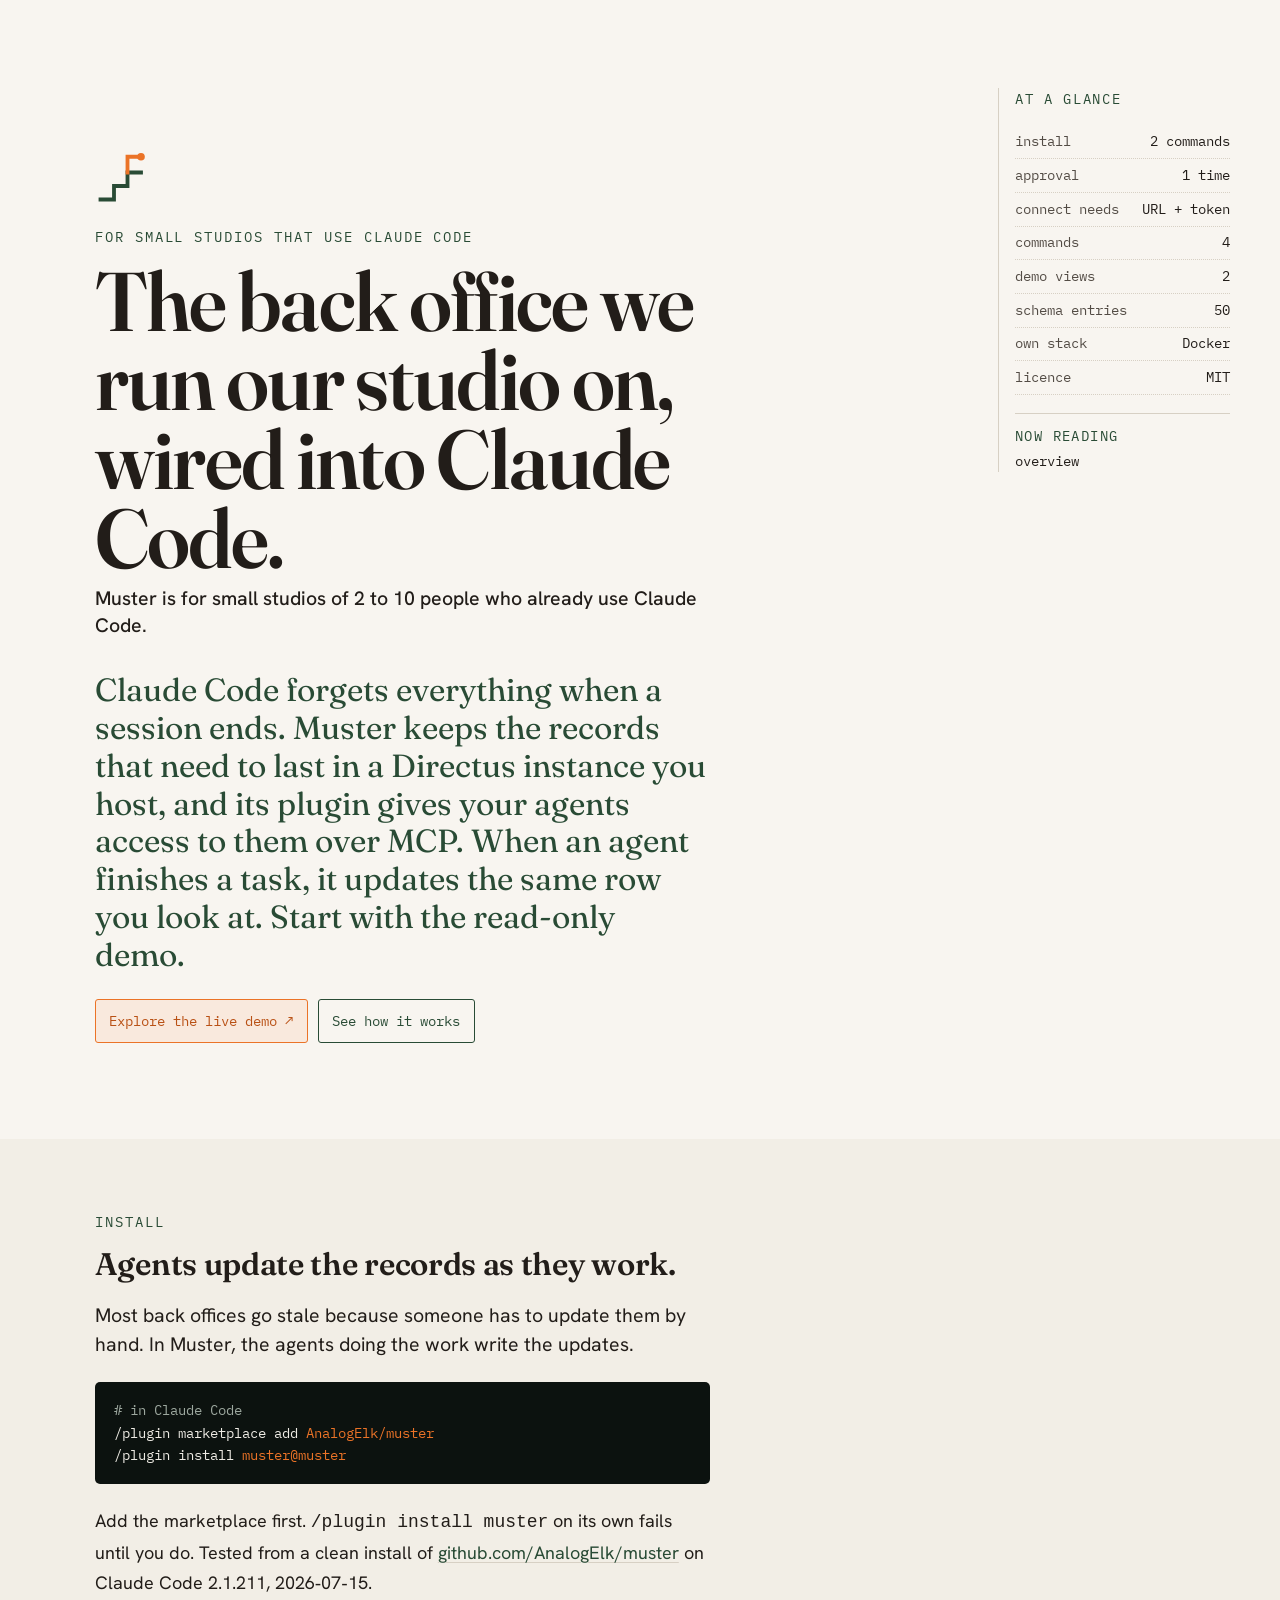
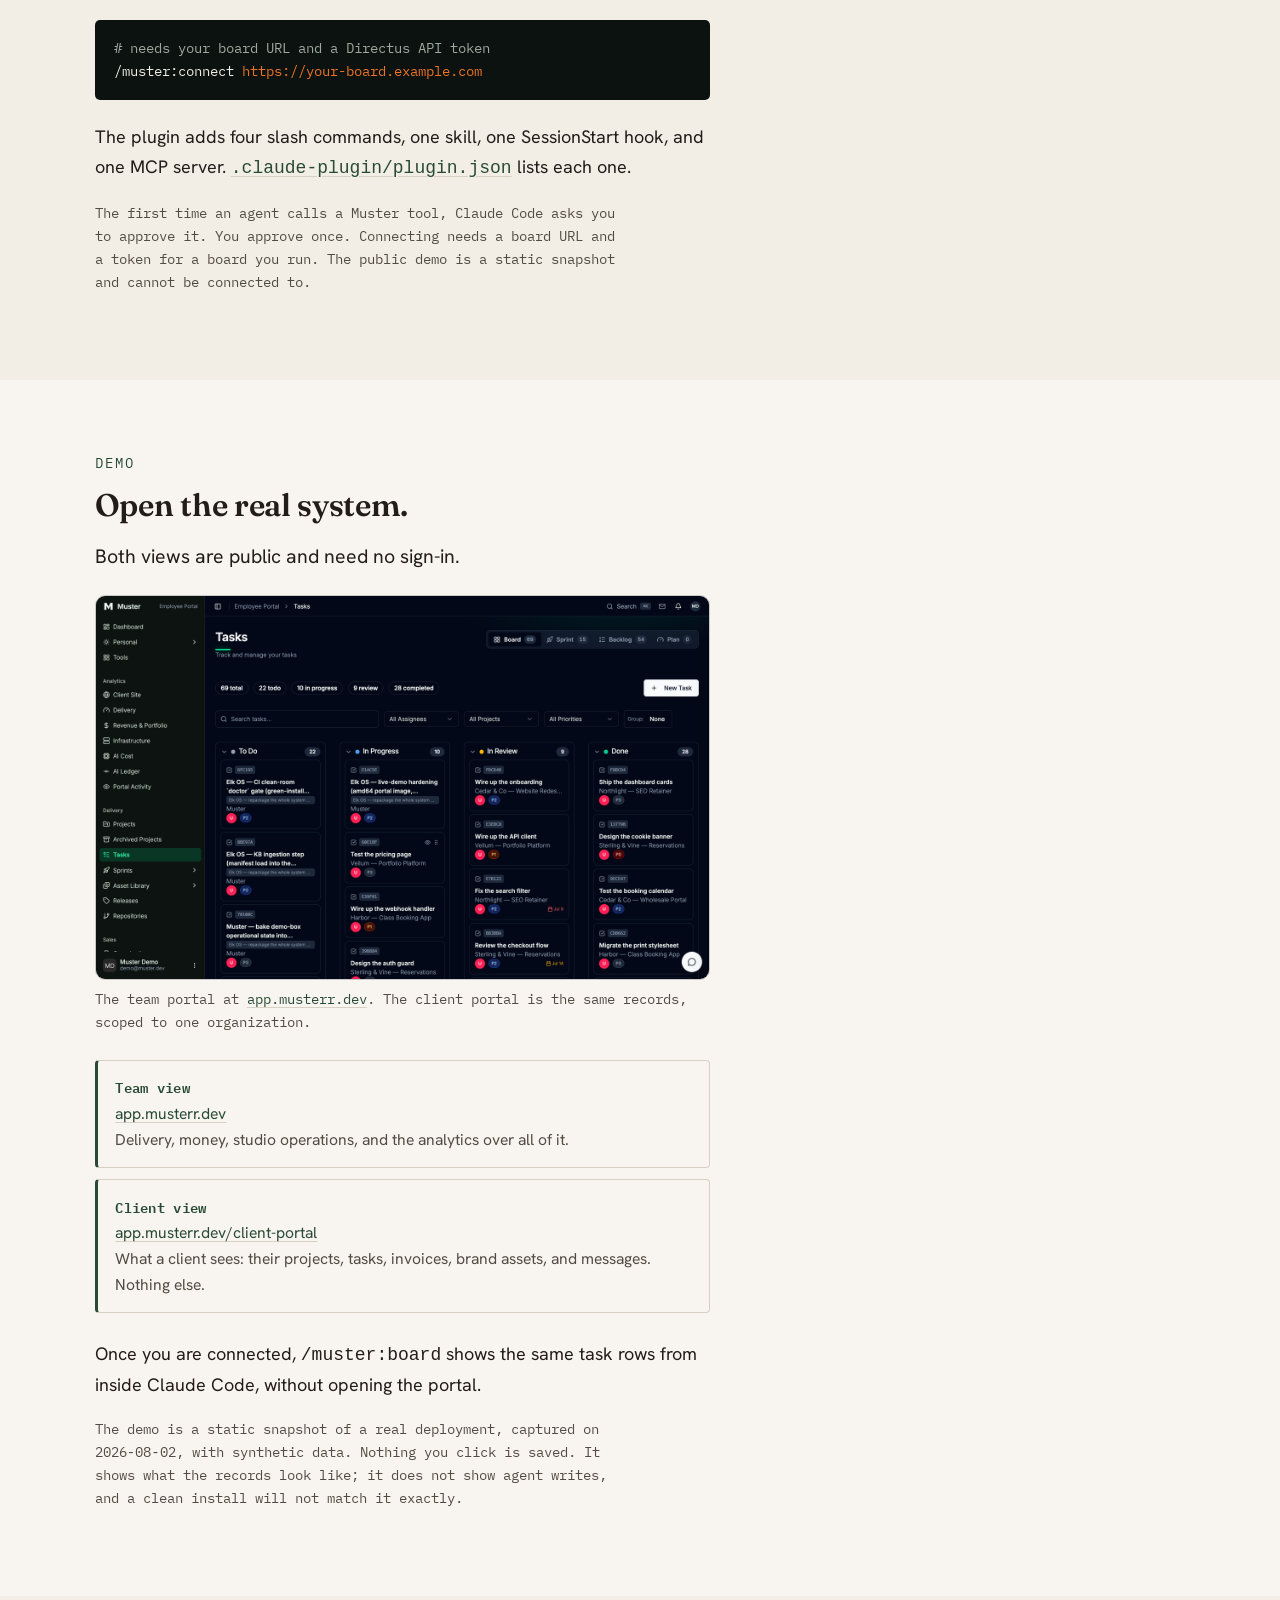
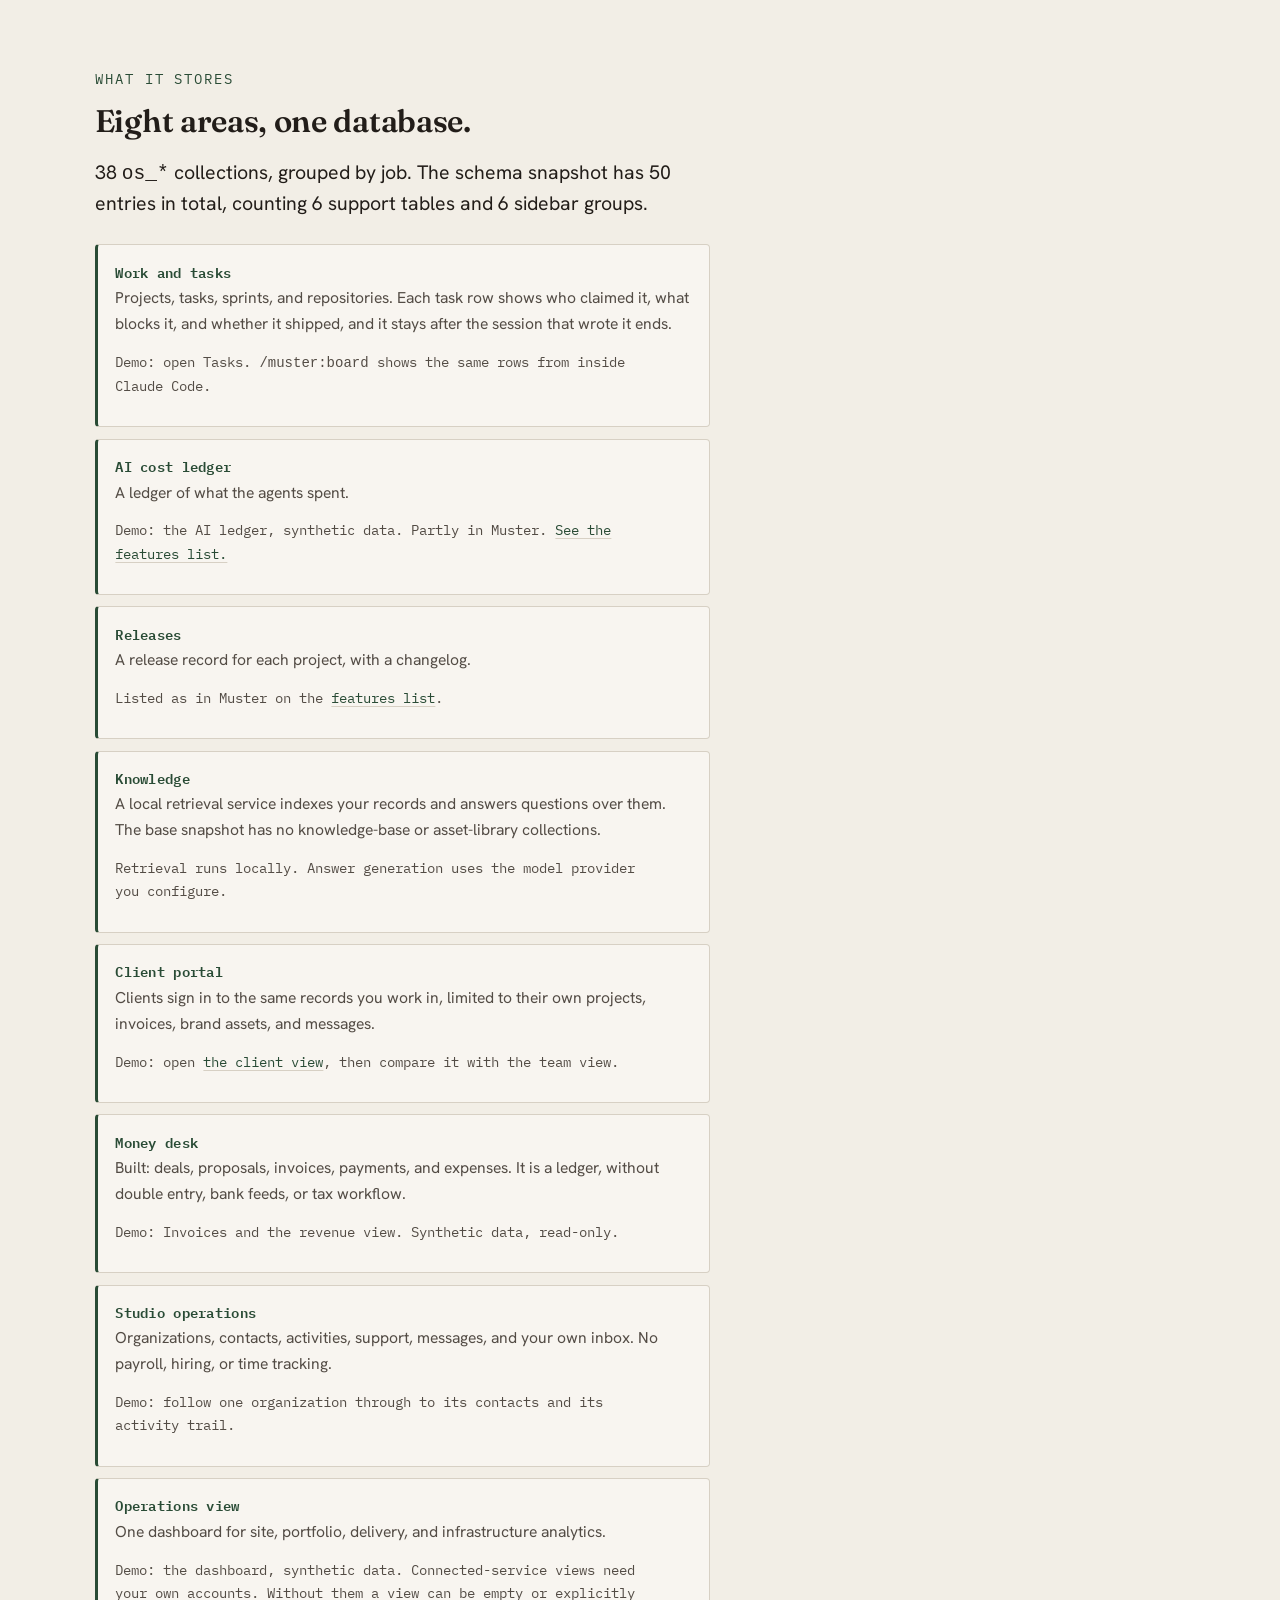
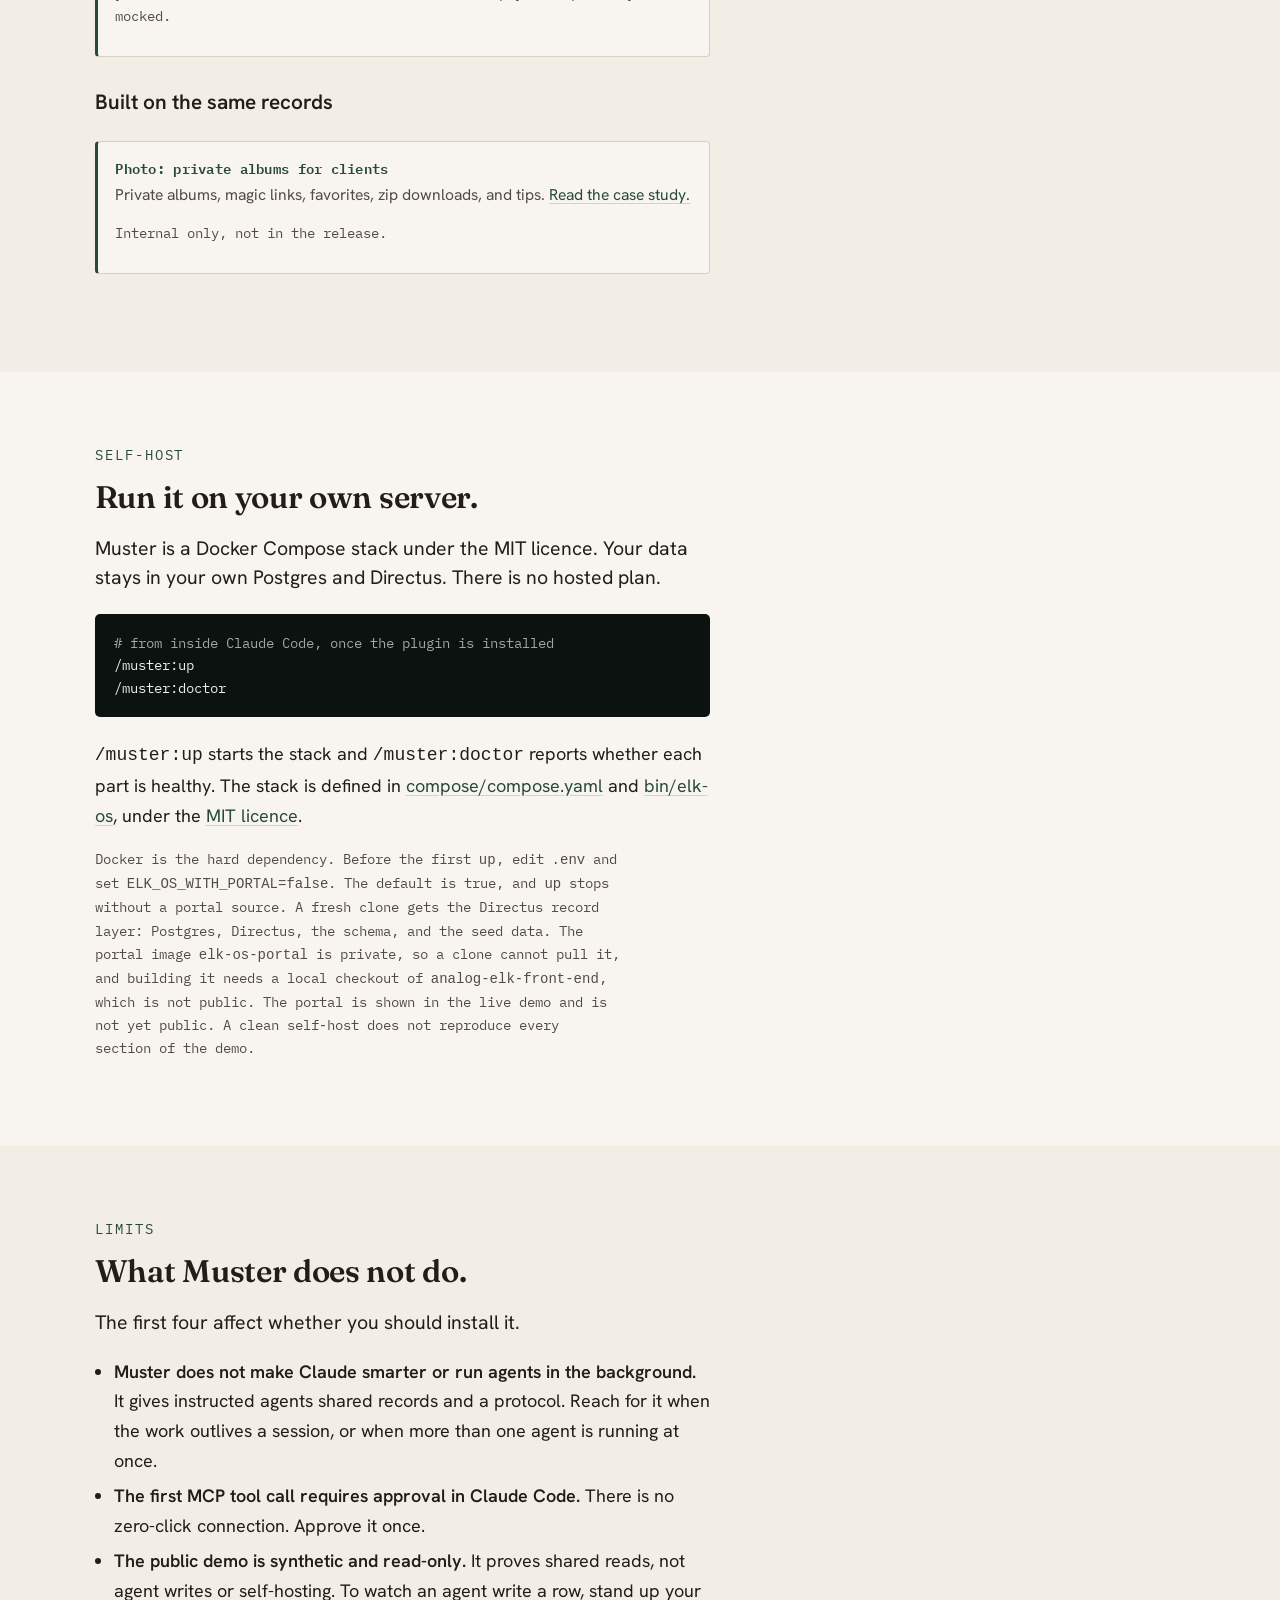
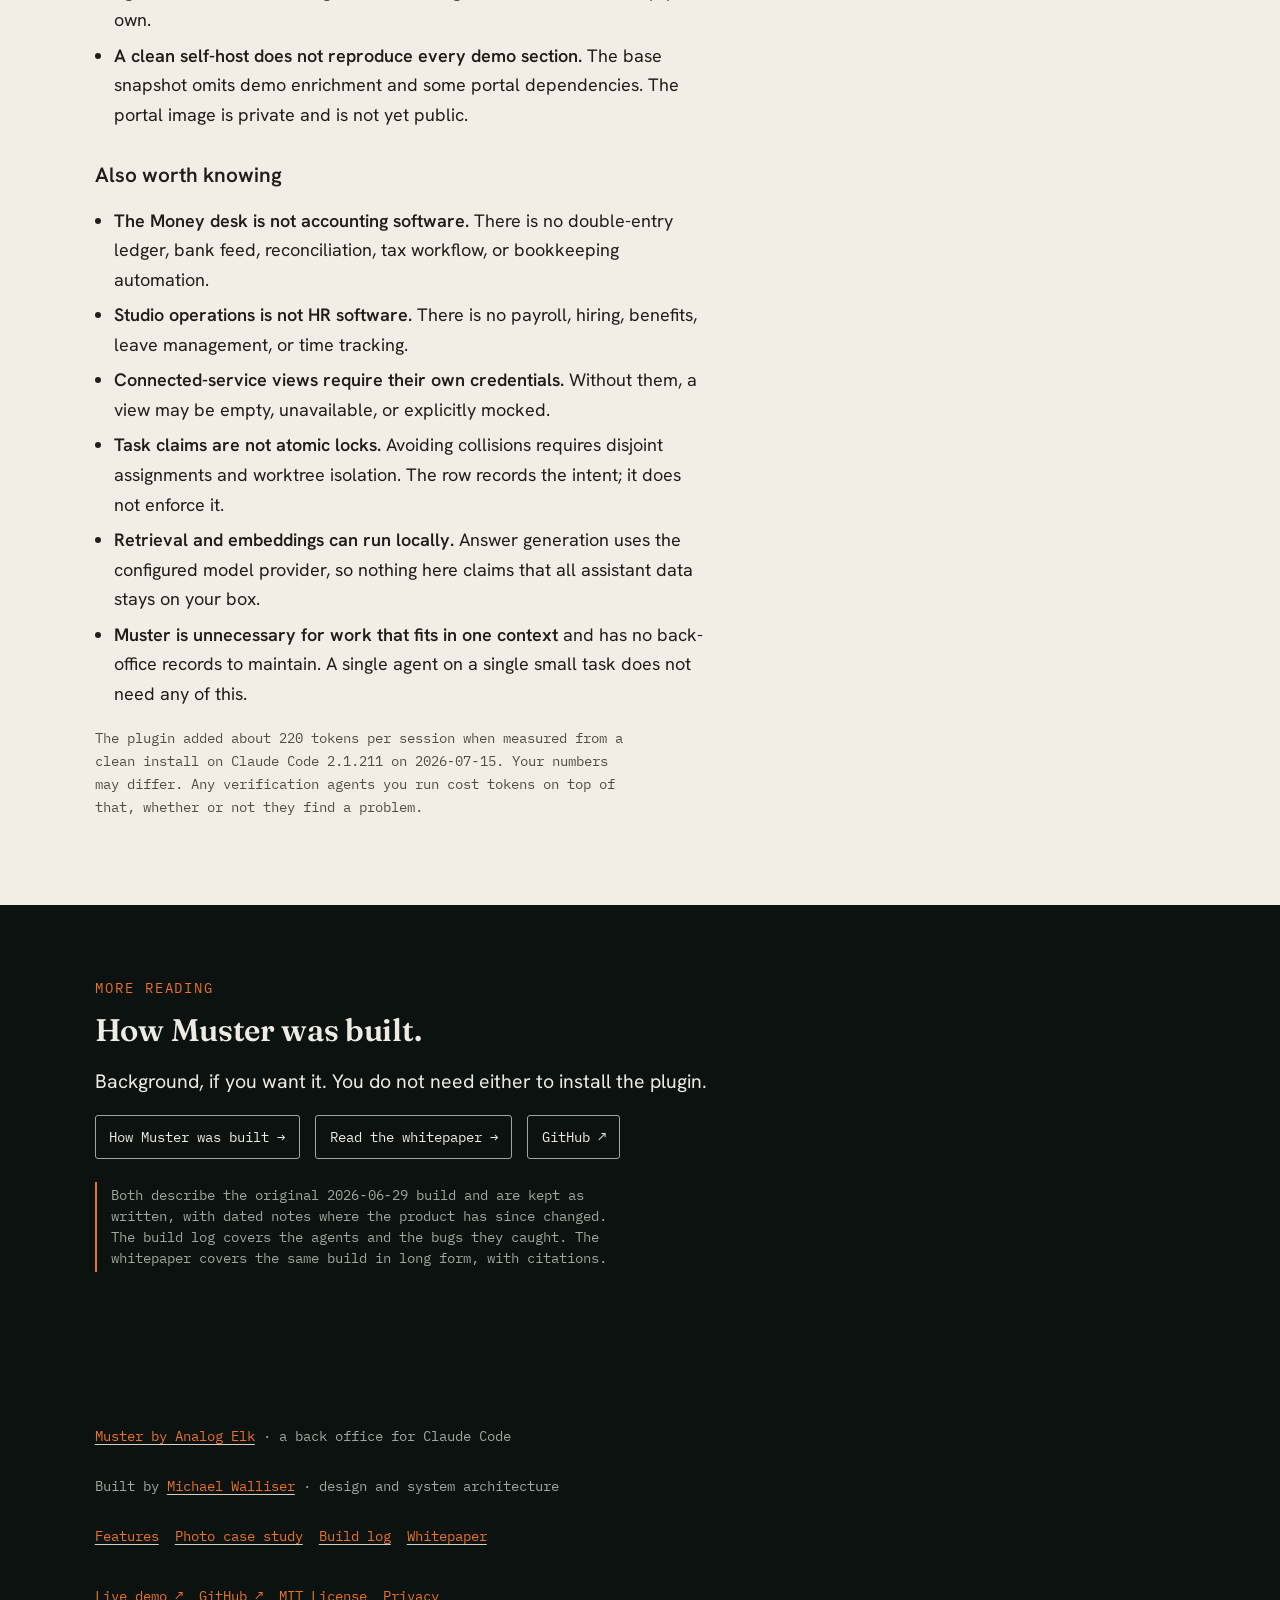
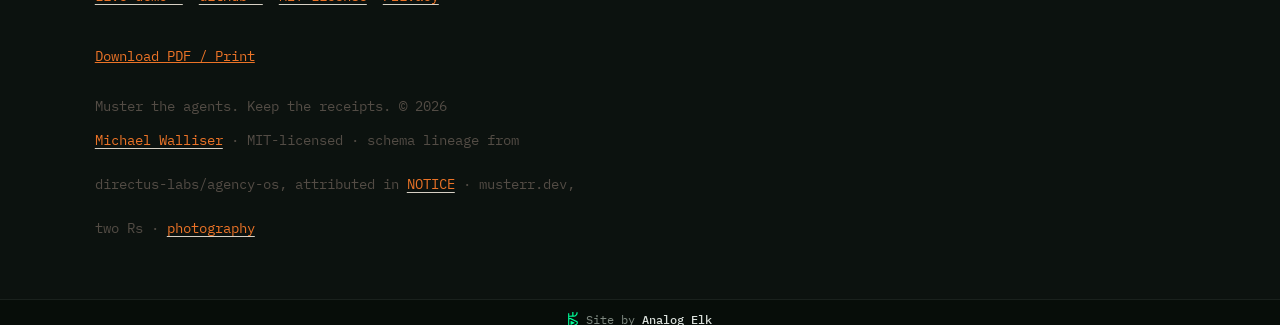
<file: site/index.html>
<!DOCTYPE html>
<html lang="en">
<head>
<meta charset="utf-8">
<meta name="viewport" content="width=device-width, initial-scale=1">
<title>Muster: the back office we run our studio on, wired into Claude Code</title>
<meta name="description" content="The back office we run our studio on, wired into Claude Code. Agents read and update the same records people use, over MCP. For small studios of 2 to 10 people who already use Claude Code.">
<!-- canonical = https://musterr.dev/ (double R is deliberate; muster.dev is not ours). -->
<link rel="canonical" href="https://musterr.dev/">

<!-- Open Graph / Twitter -->
<meta property="og:type" content="website">
<meta property="og:url" content="https://musterr.dev/">
<meta property="og:title" content="Muster: the back office we run our studio on, wired into Claude Code">
<meta property="og:description" content="The back office we run our studio on, wired into Claude Code. Agents read and update the same records people use, over MCP. For small studios of 2 to 10 people who already use Claude Code.">
<meta property="og:image" content="https://musterr.dev/assets/muster-board.png">
<meta property="og:image:alt" content="The Muster task board: rows grouped by status, in the team portal.">
<meta name="twitter:card" content="summary_large_image">
<meta name="twitter:title" content="Muster: the back office we run our studio on, wired into Claude Code">
<meta name="twitter:description" content="The back office we run our studio on, wired into Claude Code. Agents read and update the same records people use, over MCP. For small studios of 2 to 10 people who already use Claude Code.">
<meta name="twitter:image" content="https://musterr.dev/assets/muster-board.png">
<meta name="twitter:image:alt" content="The Muster task board: rows grouped by status, in the team portal.">

<!-- favicon: three steps + one ember, the Build-Trail at 16px -->
<link rel="icon" href="data:image/svg+xml,%3Csvg xmlns='http://www.w3.org/2000/svg' viewBox='0 0 48 64'%3E%3Cpolyline points='6,58 18,58 18,44 30,44 30,30 42,30' fill='none' stroke='%2325402F' stroke-width='5' stroke-linecap='square'/%3E%3Cpolyline points='30,30 30,16 42,16' fill='none' stroke='%23DE7330' stroke-width='5' stroke-linecap='square'/%3E%3Ccircle cx='42' cy='16' r='5' fill='%23DE7330'/%3E%3C/svg%3E">

<!-- fonts: Fraunces (display), Hanken Grotesk (body), IBM Plex Mono (mono), display:swap -->
<link rel="preconnect" href="https://fonts.googleapis.com">
<link rel="preconnect" href="https://fonts.gstatic.com" crossorigin>
<link href="https://fonts.googleapis.com/css2?family=Fraunces:opsz,wght@9..144,400;9..144,600&family=Hanken+Grotesk:wght@400;500;600&family=IBM+Plex+Mono:wght@400;500;600&display=swap" rel="stylesheet">

<link rel="stylesheet" href="styles.css">

<script type="application/ld+json">
{
  "@context": "https://schema.org",
  "@type": "SoftwareApplication",
  "name": "Muster",
  "applicationCategory": "BusinessApplication",
  "operatingSystem": "Docker",
  "url": "https://musterr.dev/",
  "description": "The back office we run our studio on, wired into Claude Code. Agents read and update the same records people use, over MCP. For small studios of 2 to 10 people who already use Claude Code.",
  "license": "https://github.com/AnalogElk/muster/blob/main/LICENSE",
  "isAccessibleForFree": true,
  "author": {
    "@type": "Person",
    "name": "Michael Walliser",
    "url": "https://walliser.me"
  },
  "offers": {
    "@type": "Offer",
    "price": "0",
    "priceCurrency": "USD"
  }
}
</script>

<!-- Matomo: self-hosted, cookieless (disableCookies), IP-anonymized server-side; skipped entirely
     when the browser sends Global Privacy Control (DNT is honored server-side by Matomo).
     Disclosed in privacy.html -->
<script>
if (!navigator.globalPrivacyControl) {
  var _paq = window._paq = window._paq || [];
  _paq.push(['disableCookies']);
  _paq.push(['setTrackerUrl', 'https://analytics.analogelk.com/matomo.php']);
  _paq.push(['setSiteId', '10']);
  _paq.push(['trackPageView']);
  _paq.push(['enableLinkTracking']);
  var g = document.createElement('script');
  g.async = true;
  g.src = 'https://analytics.analogelk.com/matomo.js';
  document.head.appendChild(g);
}
</script>

<!-- Interaction heatmap: first-party beacon to our own sink (analogelk.com), the same
     infrastructure as the analytics above. Anonymous click positions and scroll depth
     only: no cookies, no PII, no element text. Runs only on the production hostname and
     is skipped entirely when the browser sends Global Privacy Control.
     Disclosed in privacy.html -->
<script>
if (!navigator.globalPrivacyControl) {
  (function () {
    'use strict';
    if (typeof navigator.sendBeacon !== 'function') return;
    if (location.hostname !== 'musterr.dev' && location.hostname !== 'www.musterr.dev') return;

    var ENDPOINT = 'https://analogelk.com/api/interactions';
    var MAX_CLICK_BEACONS = 200; // storm cap per page load
    var SITE = 'musterr.dev';

    var device = /Mobi|Android|iPhone|iPad|iPod|Tablet/i.test(navigator.userAgent)
      ? 'mobile'
      : 'desktop';

    function beacon(body) {
      try {
        navigator.sendBeacon(ENDPOINT, JSON.stringify(body));
      } catch (e) {
        /* telemetry must never affect the page */
      }
    }

    // Clicks: one capture-phase listener, viewport-relative X, document-relative Y.
    var clickCount = 0;
    document.addEventListener('click', function (e) {
      if (clickCount >= MAX_CLICK_BEACONS) return;
      clickCount += 1;
      var scrollHeight = document.documentElement.scrollHeight || document.body.scrollHeight;
      var xPct = (e.clientX / window.innerWidth) * 100;
      var yPct = scrollHeight > 0 ? ((e.clientY + window.scrollY) / scrollHeight) * 100 : 0;
      beacon({
        event_type: 'click',
        route: location.pathname,
        site: SITE,
        xPct: Math.min(100, Math.max(0, xPct)),
        yPct: Math.min(100, Math.max(0, yPct)),
        viewport_w: window.innerWidth,
        viewport_h: window.innerHeight,
        device: device
      });
    }, true);

    // Scroll depth: rAF-throttled max tracker, one beacon per page view,
    // flushed on pagehide or tab-hide (whichever comes first).
    var maxScroll = 0;
    var ticking = false;

    function currentScrollPct() {
      var scrollHeight = document.documentElement.scrollHeight || document.body.scrollHeight;
      if (!scrollHeight) return 0;
      var raw = ((window.scrollY + window.innerHeight) / scrollHeight) * 100;
      return Math.min(100, Math.max(0, raw));
    }

    window.addEventListener('scroll', function () {
      if (ticking) return;
      ticking = true;
      window.requestAnimationFrame(function () {
        var p = currentScrollPct();
        if (p > maxScroll) maxScroll = p;
        ticking = false;
      });
    }, { passive: true });

    function flush() {
      if (maxScroll <= 0) return;
      beacon({
        event_type: 'scroll',
        route: location.pathname,
        site: SITE,
        scroll_pct: maxScroll,
        viewport_w: window.innerWidth,
        viewport_h: window.innerHeight,
        device: device
      });
      maxScroll = 0;
    }

    window.addEventListener('pagehide', flush);
    document.addEventListener('visibilitychange', function () {
      if (document.visibilityState === 'hidden') flush();
    });
  })();
}
</script>
</head>
<body>
<a class="skip" href="#connect">Skip to content</a>

<!-- ===================== STICKY TOP BAR ===================== -->
<header class="topbar" id="topbar" hidden>
  <a class="topbar__brand" href="#top" aria-label="Muster: top of page">
    <svg viewBox="0 0 48 64" aria-hidden="true"><polyline points="6,58 18,58 18,44 30,44 30,30 42,30" fill="none" stroke="var(--pine)" stroke-width="4.5" stroke-linecap="square"/><polyline points="30,30 30,16 42,16" fill="none" stroke="var(--ember)" stroke-width="4.5" stroke-linecap="square"/><circle cx="42" cy="16" r="4.5" fill="var(--ember)"/></svg>
    Muster
  </a>
  <nav class="topbar__nav" aria-label="Section jump links">
    <a href="#connect">Connect</a>
    <a href="#proof">Demo</a>
    <a href="#desks">What's in it</a>
    <a href="/features.html">Features</a>
    <a href="#own">Self-host</a>
    <a href="#limits">Limits</a>
  </nav>
  <span class="topbar__spacer"></span>
  <div class="topbar__cta">
    <a class="btn btn--live btn--sm" href="https://app.musterr.dev" target="_blank" rel="noopener" title="static demo snapshot, no sign-in">Live demo ↗</a>
    <a class="btn btn--sm topbar__secondary" href="/about.html">Build log</a>
    <a class="btn btn--sm topbar__secondary" href="/paper.html">Whitepaper</a>
  </div>
</header>

<!-- ===================== LEDGER RAIL (desktop telemetry margin) ===================== -->
<aside class="rail" aria-hidden="true">
  <div class="rail__inner">
    <div class="rail__title">at a glance</div>
    <div class="rail__item" data-rail="install"><span>install</span><span class="v">2 commands</span></div>
    <div class="rail__item" data-rail="approve"><span>approval</span><span class="v">1 time</span></div>
    <div class="rail__item" data-rail="connect"><span>connect needs</span><span class="v">URL + token</span></div>
    <div class="rail__item" data-rail="commands"><span>commands</span><span class="v">4</span></div>
    <div class="rail__item" data-rail="demo"><span>demo views</span><span class="v">2</span></div>
    <div class="rail__item" data-rail="schema"><span>schema entries</span><span class="v">50</span></div>
    <div class="rail__item" data-rail="stack"><span>own stack</span><span class="v">Docker</span></div>
    <div class="rail__item" data-rail="licence"><span>licence</span><span class="v">MIT</span></div>
    <div class="rail__phase" id="railPhase">
      <span class="lbl">now reading</span>
      <span id="railPhaseText">overview</span>
    </div>
  </div>
</aside>

<main>
<!-- ===================== HERO ===================== -->
<section class="band band-paper hero" id="top">
  <div class="doc">
    <svg class="hero__mark trail-draw" viewBox="0 0 48 64" role="img" aria-label="The Build-Trail: stacked verified steps, the top step ember and live">
      <polyline points="4,60 16,60 16,48 28,48 28,36 40,36" fill="none" stroke="var(--pine)" stroke-width="3.4" stroke-linecap="square" stroke-linejoin="miter" style="--len:120"/>
      <polyline class="ember-step" points="28,36 28,22 40,22" fill="none" stroke="var(--ember)" stroke-width="3.4" stroke-linecap="square" stroke-linejoin="miter" style="--len:40"/>
      <circle cx="40" cy="22" r="3.4" fill="var(--ember)"/>
    </svg>

    <p class="kicker">For small studios that use Claude Code</p>
    <h1 class="hero__wordmark">The back office we run our studio on, wired into Claude Code.</h1>

    <p class="hero__pitch">Muster is for small studios of 2 to 10 people who already use Claude Code.</p>

    <p class="hero__lede">Claude Code forgets everything when a session ends. Muster keeps the records that need to last in a Directus instance you host, and its plugin gives your agents access to them over MCP. When an agent finishes a task, it updates the same row you look at. Start with the read&#8209;only demo.</p>

    <div class="hero__cta">
      <a class="btn btn--solid btn--live" href="https://app.musterr.dev" target="_blank" rel="noopener">Explore the live demo ↗</a>
      <a class="btn" href="/about.html">See how it works</a>
    </div>
  </div>
</section>

<!-- ===================== THE CONNECTION ===================== -->
<section class="band band-paper band-paper--alt" id="connect">
  <div class="doc">
    <p class="kicker">Install</p>
    <h2 class="h2">Agents update the records as they work.</h2>
    <p class="lead">Most back offices go stale because someone has to update them by hand. In Muster, the agents doing the work write the updates.</p>

    <pre class="code" tabindex="0" aria-label="Install the Muster plugin"><span class="c"># in Claude Code</span>
/plugin marketplace add <span class="e">AnalogElk/muster</span>
/plugin install <span class="e">muster@muster</span></pre>
    <p>Add the marketplace first. <code>/plugin install muster</code> on its own fails until you do. Tested from a clean install of <a href="https://github.com/AnalogElk/muster">github.com/AnalogElk/muster</a> on Claude Code 2.1.211, 2026&#8209;07&#8209;15.</p>

    <pre class="code" tabindex="0" aria-label="Connect to your board"><span class="c"># needs your board URL and a Directus API token</span>
/muster:connect <span class="e">https://your-board.example.com</span></pre>

    <p>The plugin adds four slash commands, one skill, one SessionStart hook, and one MCP server. <a href="https://github.com/AnalogElk/muster/blob/main/.claude-plugin/plugin.json"><code>.claude-plugin/plugin.json</code></a> lists each one.</p>

    <p class="fineprint">The first time an agent calls a Muster tool, Claude Code asks you to approve it. You approve once. Connecting needs a board URL and a token for a board you run. The public demo is a static snapshot and cannot be connected to.</p>
  </div>
</section>

<!-- ===================== PROOF ===================== -->
<section class="band band-paper" id="proof">
  <div class="doc">
    <p class="kicker">Demo</p>
    <h2 class="h2">Open the real system.</h2>
    <p class="lead">Both views are public and need no sign-in.</p>

    <figure style="margin:1.5rem 0">
      <a href="https://app.musterr.dev" target="_blank" rel="noopener"><img src="assets/muster-board.png" alt="The Muster task board: rows grouped by status, in the team portal" loading="lazy" style="width:100%;height:auto;display:block;border-radius:10px;border:1px solid rgba(0,0,0,.18)"></a>
      <figcaption class="fineprint" style="margin-top:.5rem">The team portal at <a href="https://app.musterr.dev">app.musterr.dev</a>. The client portal is the same records, scoped to one organization.</figcaption>
    </figure>

    <div class="planes" role="list" aria-label="Demo views">
      <div class="plane" role="listitem"><p class="plane__h">Team view</p><p class="plane__d"><a href="https://app.musterr.dev" target="_blank" rel="noopener">app.musterr.dev</a><br>Delivery, money, studio operations, and the analytics over all of it.</p></div>
      <div class="plane" role="listitem"><p class="plane__h">Client view</p><p class="plane__d"><a href="https://app.musterr.dev/client-portal/" target="_blank" rel="noopener">app.musterr.dev/client-portal</a><br>What a client sees: their projects, tasks, invoices, brand assets, and messages. Nothing else.</p></div>
    </div>

    <p>Once you are connected, <code>/muster:board</code> shows the same task rows from inside Claude Code, without opening the portal.</p>
    <p class="fineprint">The demo is a static snapshot of a real deployment, captured on 2026&#8209;08&#8209;02, with synthetic data. Nothing you click is saved. It shows what the records look like; it does not show agent writes, and a clean install will not match it exactly.</p>
  </div>
</section>

<!-- ===================== THE DESKS ===================== -->
<section class="band band-paper band-paper--alt" id="desks">
  <div class="doc">
    <p class="kicker">What it stores</p>
    <h2 class="h2">Eight areas, one database.</h2>
    <p class="lead">38 <code>os_*</code> collections, grouped by job. The schema snapshot has 50 entries in total, counting 6 support tables and 6 sidebar groups.</p>

    <div class="planes" role="list" aria-label="What Muster holds">
      <div class="plane" role="listitem">
        <p class="plane__h">Work and tasks</p>
        <p class="plane__d">Projects, tasks, sprints, and repositories. Each task row shows who claimed it, what blocks it, and whether it shipped, and it stays after the session that wrote it ends.</p>
        <p class="fineprint">Demo: open Tasks. <code>/muster:board</code> shows the same rows from inside Claude Code.</p>
      </div>
      <div class="plane" role="listitem">
        <p class="plane__h">AI cost ledger</p>
        <p class="plane__d">A ledger of what the agents spent.</p>
        <p class="fineprint">Demo: the AI ledger, synthetic data. Partly in Muster. <a href="/features.html">See the features list.</a></p>
      </div>
      <div class="plane" role="listitem">
        <p class="plane__h">Releases</p>
        <p class="plane__d">A release record for each project, with a changelog.</p>
        <p class="fineprint">Listed as in Muster on the <a href="/features.html">features list</a>.</p>
      </div>
      <div class="plane" role="listitem">
        <p class="plane__h">Knowledge</p>
        <p class="plane__d">A local retrieval service indexes your records and answers questions over them. The base snapshot has no knowledge-base or asset-library collections.</p>
        <p class="fineprint">Retrieval runs locally. Answer generation uses the model provider you configure.</p>
      </div>
      <div class="plane" role="listitem">
        <p class="plane__h">Client portal</p>
        <p class="plane__d">Clients sign in to the same records you work in, limited to their own projects, invoices, brand assets, and messages.</p>
        <p class="fineprint">Demo: open <a href="https://app.musterr.dev/client-portal/" target="_blank" rel="noopener">the client view</a>, then compare it with the team view.</p>
      </div>
      <div class="plane" role="listitem">
        <p class="plane__h">Money desk</p>
        <p class="plane__d">Built: deals, proposals, invoices, payments, and expenses. It is a ledger, without double entry, bank feeds, or tax workflow.</p>
        <p class="fineprint">Demo: Invoices and the revenue view. Synthetic data, read-only.</p>
      </div>
      <div class="plane" role="listitem">
        <p class="plane__h">Studio operations</p>
        <p class="plane__d">Organizations, contacts, activities, support, messages, and your own inbox. No payroll, hiring, or time tracking.</p>
        <p class="fineprint">Demo: follow one organization through to its contacts and its activity trail.</p>
      </div>
      <div class="plane" role="listitem">
        <p class="plane__h">Operations view</p>
        <p class="plane__d">One dashboard for site, portfolio, delivery, and infrastructure analytics.</p>
        <p class="fineprint">Demo: the dashboard, synthetic data. Connected-service views need your own accounts. Without them a view can be empty or explicitly mocked.</p>
      </div>
    </div>

    <h3 class="h3" style="margin-top:2rem">Built on the same records</h3>
    <div class="planes" role="list" aria-label="Case study">
      <div class="plane" role="listitem">
        <p class="plane__h">Photo: private albums for clients</p>
        <p class="plane__d">Private albums, magic links, favorites, zip downloads, and tips. <a href="/photo.html">Read the case study.</a></p>
        <p class="fineprint">Internal only, not in the release.</p>
      </div>
    </div>
  </div>
</section>

<!-- ===================== OWN IT ===================== -->
<section class="band band-paper" id="own">
  <div class="doc">
    <p class="kicker">Self-host</p>
    <h2 class="h2">Run it on your own server.</h2>
    <p class="lead">Muster is a Docker Compose stack under the MIT licence. Your data stays in your own Postgres and Directus. There is no hosted plan.</p>
    <pre class="code" tabindex="0" aria-label="Bring up your own stack"><span class="c"># from inside Claude Code, once the plugin is installed</span>
/muster:up
/muster:doctor</pre>
    <p><code>/muster:up</code> starts the stack and <code>/muster:doctor</code> reports whether each part is healthy. The stack is defined in <a href="https://github.com/AnalogElk/muster/blob/main/compose/compose.yaml">compose/compose.yaml</a> and <a href="https://github.com/AnalogElk/muster/blob/main/bin/elk-os">bin/elk-os</a>, under the <a href="https://github.com/AnalogElk/muster/blob/main/LICENSE">MIT licence</a>.</p>
    <p class="fineprint">Docker is the hard dependency. Before the first <code>up</code>, edit <code>.env</code> and set <code>ELK_OS_WITH_PORTAL=false</code>. The default is true, and <code>up</code> stops without a portal source. A fresh clone gets the Directus record layer: Postgres, Directus, the schema, and the seed data. The portal image <code>elk-os-portal</code> is private, so a clone cannot pull it, and building it needs a local checkout of <code>analog-elk-front-end</code>, which is not public. The portal is shown in the live demo and is not yet public. A clean self&#8209;host does not reproduce every section of the demo.</p>
  </div>
</section>

<!-- ===================== LIMITS ===================== -->
<section class="band band-paper band-paper--alt" id="limits">
  <div class="doc">
    <p class="kicker">Limits</p>
    <h2 class="h2">What Muster does not do.</h2>
    <p class="lead">The first four affect whether you should install it.</p>
    <ul class="tight">
      <li><strong>Muster does not make Claude smarter or run agents in the background.</strong> It gives instructed agents shared records and a protocol. Reach for it when the work outlives a session, or when more than one agent is running at once.</li>
      <li><strong>The first MCP tool call requires approval in Claude Code.</strong> There is no zero-click connection. Approve it once.</li>
      <li><strong>The public demo is synthetic and read-only.</strong> It proves shared reads, not agent writes or self-hosting. To watch an agent write a row, stand up your own.</li>
      <li><strong>A clean self-host does not reproduce every demo section.</strong> The base snapshot omits demo enrichment and some portal dependencies. The portal image is private and is not yet public.</li>
    </ul>

    <h3 class="h3" style="margin-top:2rem">Also worth knowing</h3>
    <ul class="tight">
      <li><strong>The Money desk is not accounting software.</strong> There is no double-entry ledger, bank feed, reconciliation, tax workflow, or bookkeeping automation.</li>
      <li><strong>Studio operations is not HR software.</strong> There is no payroll, hiring, benefits, leave management, or time tracking.</li>
      <li><strong>Connected-service views require their own credentials.</strong> Without them, a view may be empty, unavailable, or explicitly mocked.</li>
      <li><strong>Task claims are not atomic locks.</strong> Avoiding collisions requires disjoint assignments and worktree isolation. The row records the intent; it does not enforce it.</li>
      <li><strong>Retrieval and embeddings can run locally.</strong> Answer generation uses the configured model provider, so nothing here claims that all assistant data stays on your box.</li>
      <li><strong>Muster is unnecessary for work that fits in one context</strong> and has no back-office records to maintain. A single agent on a single small task does not need any of this.</li>
    </ul>
    <p class="fineprint">The plugin added about 220 tokens per session when measured from a clean install on Claude Code 2.1.211 on 2026&#8209;07&#8209;15. Your numbers may differ. Any verification agents you run cost tokens on top of that, whether or not they find a problem.</p>
  </div>
</section>

<!-- ===================== DEPTH ===================== -->
<section class="band band-console" id="depth">
  <div class="doc">
    <p class="kicker">More reading</p>
    <h2 class="h2">How Muster was built.</h2>
    <p class="lead">Background, if you want it. You do not need either to install the plugin.</p>
    <p>
      <a class="btn" href="/about.html">How Muster was built →</a>
      &nbsp;
      <a class="btn" href="/paper.html">Read the whitepaper →</a>
      &nbsp;
      <a class="btn" href="https://github.com/AnalogElk/muster" target="_blank" rel="noopener">GitHub ↗</a>
    </p>
    <p class="note">Both describe the original 2026&#8209;06&#8209;29 build and are kept as written, with dated notes where the product has since changed. The build log covers the agents and the bugs they caught. The whitepaper covers the same build in long form, with citations.</p>
  </div>
</section>
</main>

<!-- ===================== FOOTER ===================== -->
<footer class="footer">
  <div class="doc">
    <div><a href="https://analogelk.com" target="_blank" rel="noopener">Muster by Analog Elk</a> · a back office for Claude Code</div>
    <div>Built by <a href="https://walliser.me" target="_blank" rel="noopener">Michael Walliser</a> · design and system architecture</div>
    <div class="footer__links">
      <a href="/features.html">Features</a>
      <a href="/photo.html">Photo case study</a>
      <a href="/about.html">Build log</a>
      <a href="/paper.html">Whitepaper</a>
      <a href="https://app.musterr.dev" target="_blank" rel="noopener" title="static demo snapshot, no sign-in">Live demo ↗</a>
      <a href="https://github.com/AnalogElk/muster" target="_blank" rel="noopener">GitHub ↗</a>
      <a href="https://github.com/AnalogElk/muster/blob/main/LICENSE" target="_blank" rel="noopener">MIT License</a>
      <a href="privacy.html">Privacy</a>
      <button type="button" onclick="window.print()" style="background:none;border:0;padding:0;font:inherit;color:var(--ember);cursor:pointer;text-decoration:underline">Download PDF / Print</button>
    </div>
    <div class="fineprint" style="margin-top:1rem;">Muster the agents. Keep the receipts. © 2026 <a href="https://walliser.me" target="_blank" rel="noopener">Michael Walliser</a> · MIT-licensed · schema lineage from directus-labs/agency-os, attributed in <a href="https://github.com/AnalogElk/muster/blob/main/NOTICE" target="_blank" rel="noopener">NOTICE</a> · musterr.dev, two Rs · <a href="https://wlsr.me" target="_blank" rel="noopener">photography</a></div>
  </div>
</footer>
<div class="ae-credit">
  <a href="https://analogelk.com">
    <svg viewBox="117 123 287 465" width="10" height="16" aria-hidden="true" focusable="false">
      <path d="M206 383.7l93 44.9c8.1 3.9 8.3 15.5.2 19.6l-93 47.8c-7.3 3.7-16-1.5-16-9.7v-92.8c0-8 8.5-13.3 15.8-9.8z"/>
      <path d="M368.5 381.2L199 299.3c-15.5-7.5-32.9-7-47.9.9v-36.6l135.6-1.1c59.5-.5 107.7-48.6 108.2-108.2l.2-25.9-35-.3-.2 23.5c-.3 41.7-34.1 75.5-75.8 75.8l-9.8.1-.8-102.3-35 .3.8 102.2-88.2.7v-69.7h-31.8v256.9h0v108.6c0 21.2 9.9 40.6 26.4 51.9 9.2 6.3 19.7 9.6 30.2 9.6 8.3 0 16.5-2 24.3-6l169.5-87.2c20.2-10.4 32.7-32 32.4-56.3-.1-25.2-13-46.5-33.4-56.3z m-12.6 80l-169.5 87.2c-7.7 4-16.3 3.4-23.5-1.6-7.2-4.9-11.3-13.1-11.3-22.3V355.4c0-9.1 4.1-17.2 11.1-22.2 4.1-2.9 8.6-4.3 13.2-4.3 3.4 0 6.7.8 10 2.3l169.5 81.9c8.9 4.3 14.3 13.2 14.4 23.8.1 10.7-5.1 19.8-13.9 24.3z"/>
    </svg>
    <span>Site by <strong>Analog Elk</strong></span>
  </a>
</div>

<script>
(function () {
  "use strict";

  /* ---- topbar reveal after hero ---- */
  var topbar = document.getElementById("topbar");
  var hero = document.getElementById("top");
  if (topbar) topbar.hidden = false;
  if (topbar && "IntersectionObserver" in window) {
    new IntersectionObserver(function (entries) {
      entries.forEach(function (e) {
        topbar.classList.toggle("is-visible", !e.isIntersecting);
      });
    }, { rootMargin: "-120px 0px 0px 0px" }).observe(hero);
  } else if (topbar) {
    topbar.classList.add("is-visible");
  }

  /* ---- Ledger Rail: highlight the telemetry line the active section proves ---- */
  var phaseText = document.getElementById("railPhaseText");
  var sectionLabels = {
    top: "overview", connect: "install", proof: "demo",
    desks: "what it stores", own: "self-host", limits: "limits",
    depth: "more reading"
  };
  var railMap = {
    connect: "install", proof: "demo", desks: "schema", own: "stack", limits: "approve"
  };
  function setRail(id) {
    if (phaseText) phaseText.textContent = sectionLabels[id] || "overview";
    document.querySelectorAll(".rail__item").forEach(function (it) { it.classList.remove("is-active"); });
    var key = railMap[id];
    if (key) {
      var item = document.querySelector('.rail__item[data-rail="' + key + '"]');
      if (item) item.classList.add("is-active");
    }
  }
  if ("IntersectionObserver" in window) {
    var secs = document.querySelectorAll("main section[id]");
    var io = new IntersectionObserver(function (entries) {
      entries.forEach(function (e) {
        if (e.isIntersecting) setRail(e.target.id);
      });
    }, { rootMargin: "-45% 0px -45% 0px" });
    secs.forEach(function (s) { io.observe(s); });
  }
})();
</script>
</body>
</html>
</file>
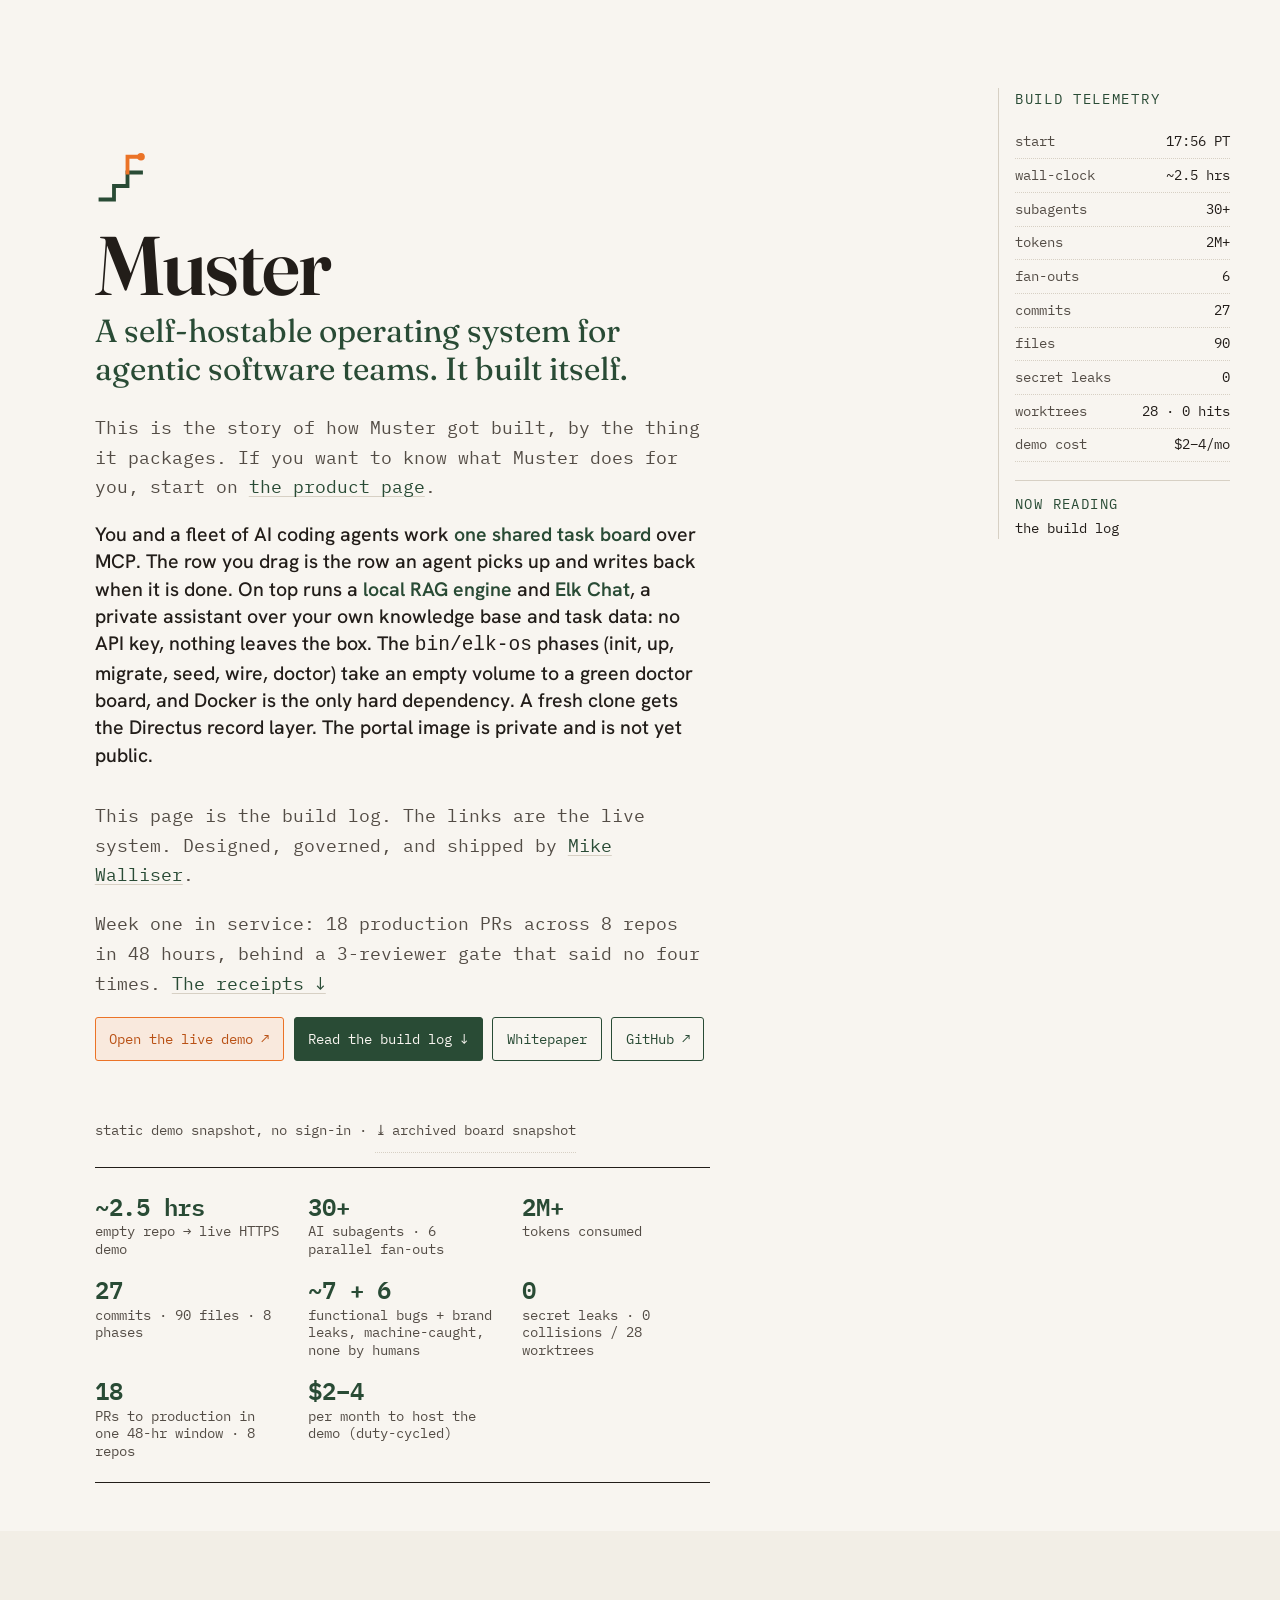
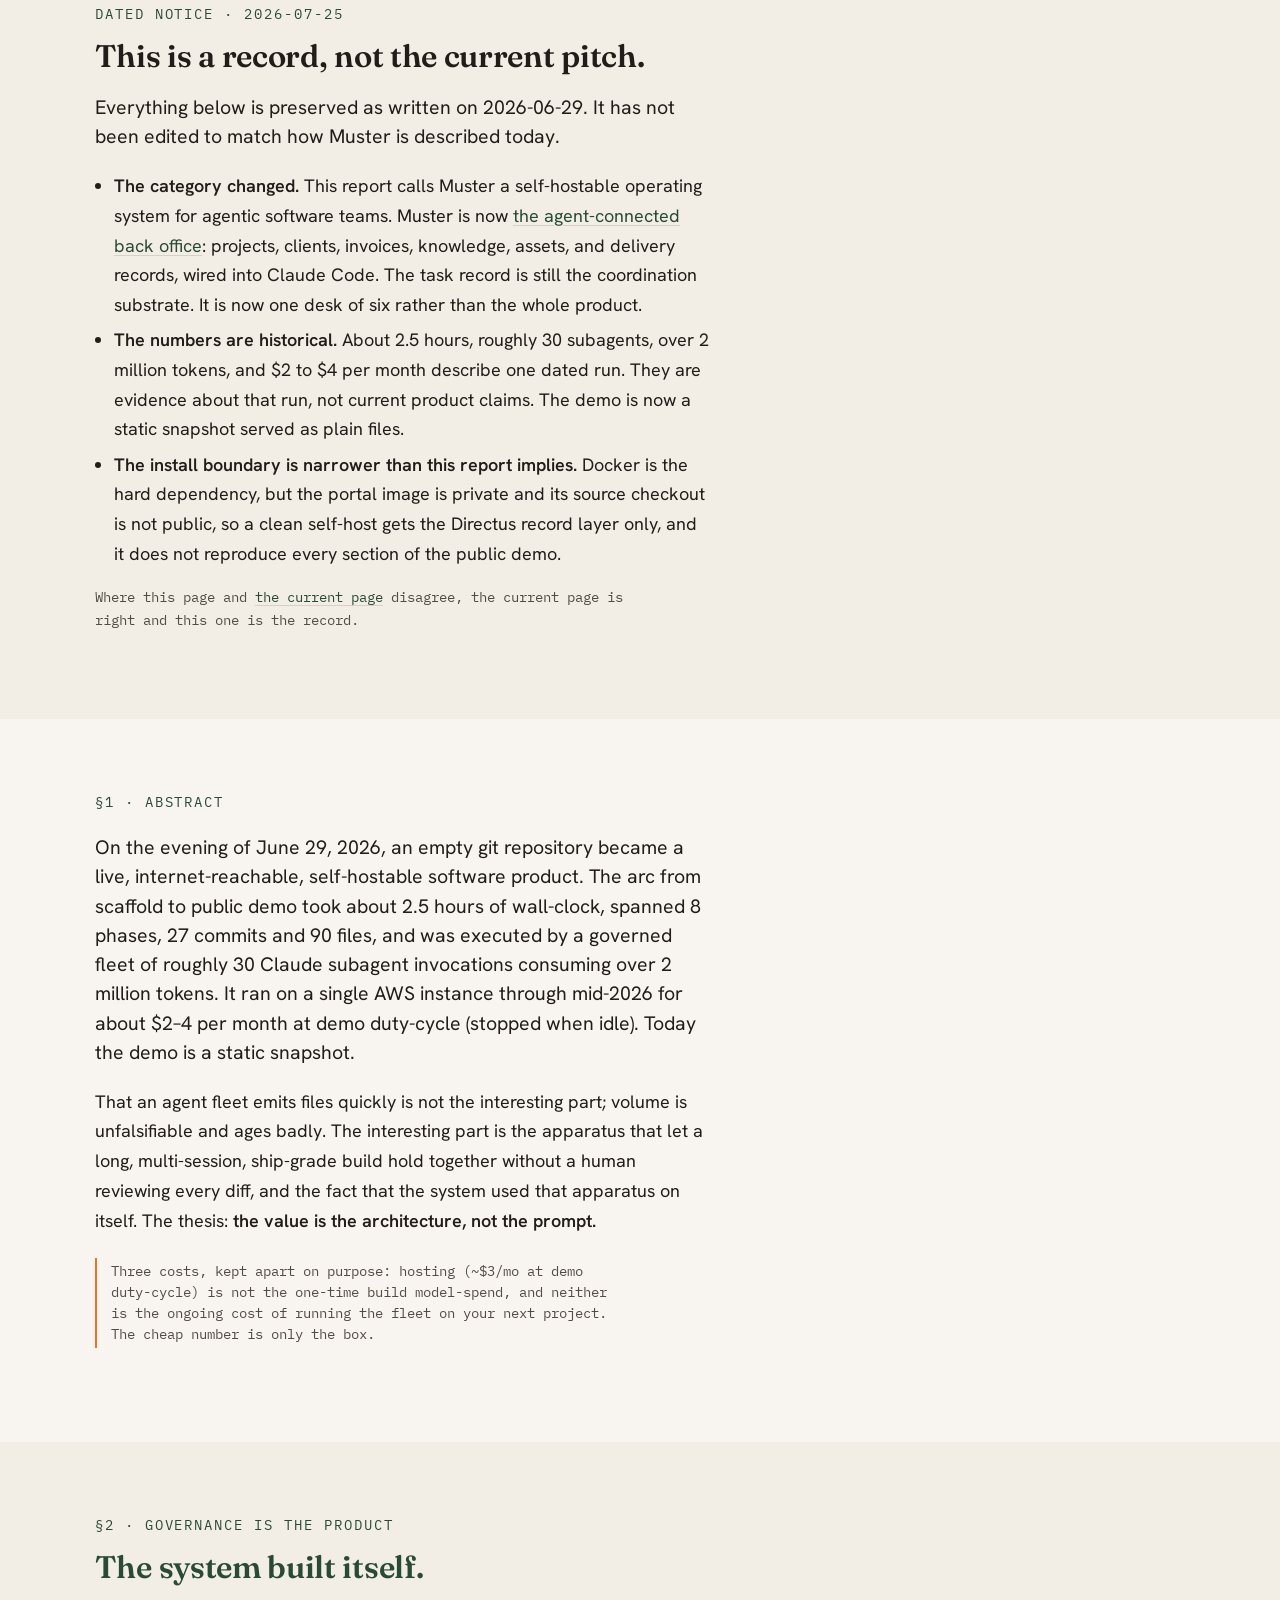
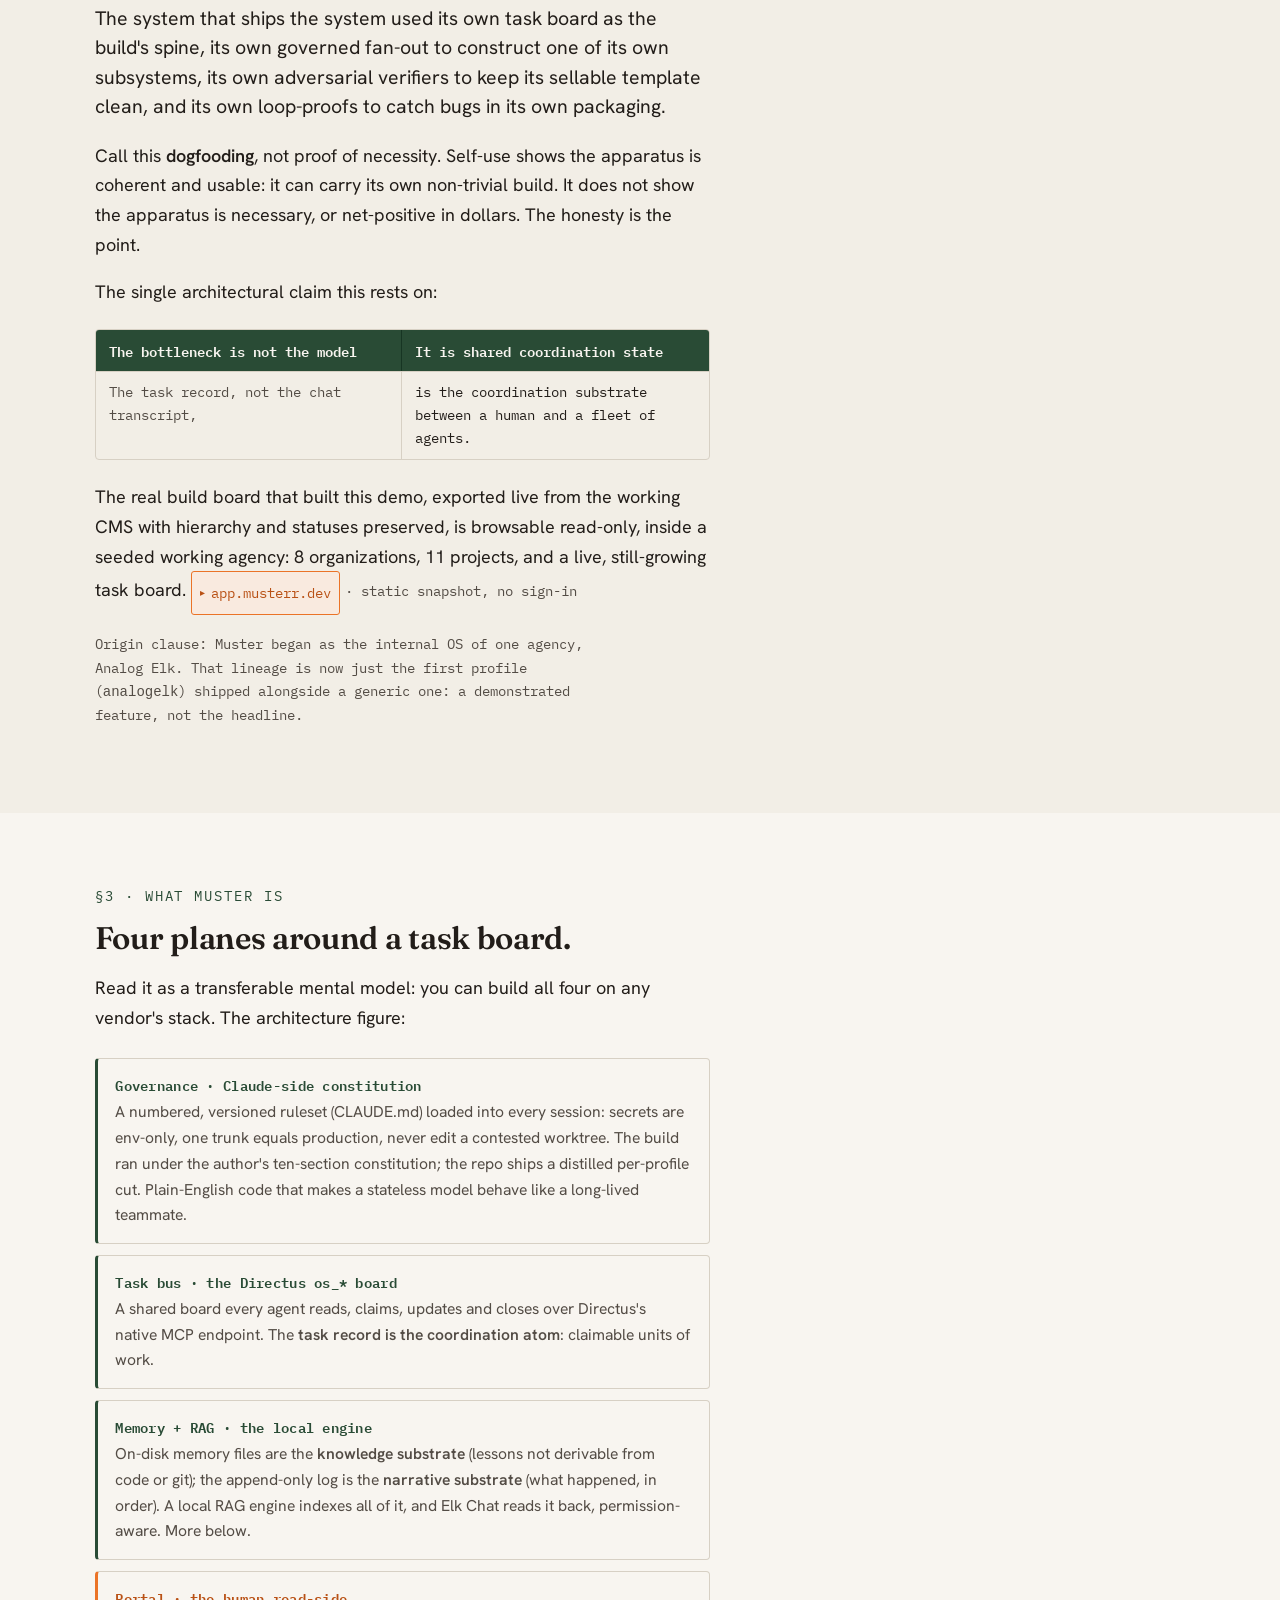
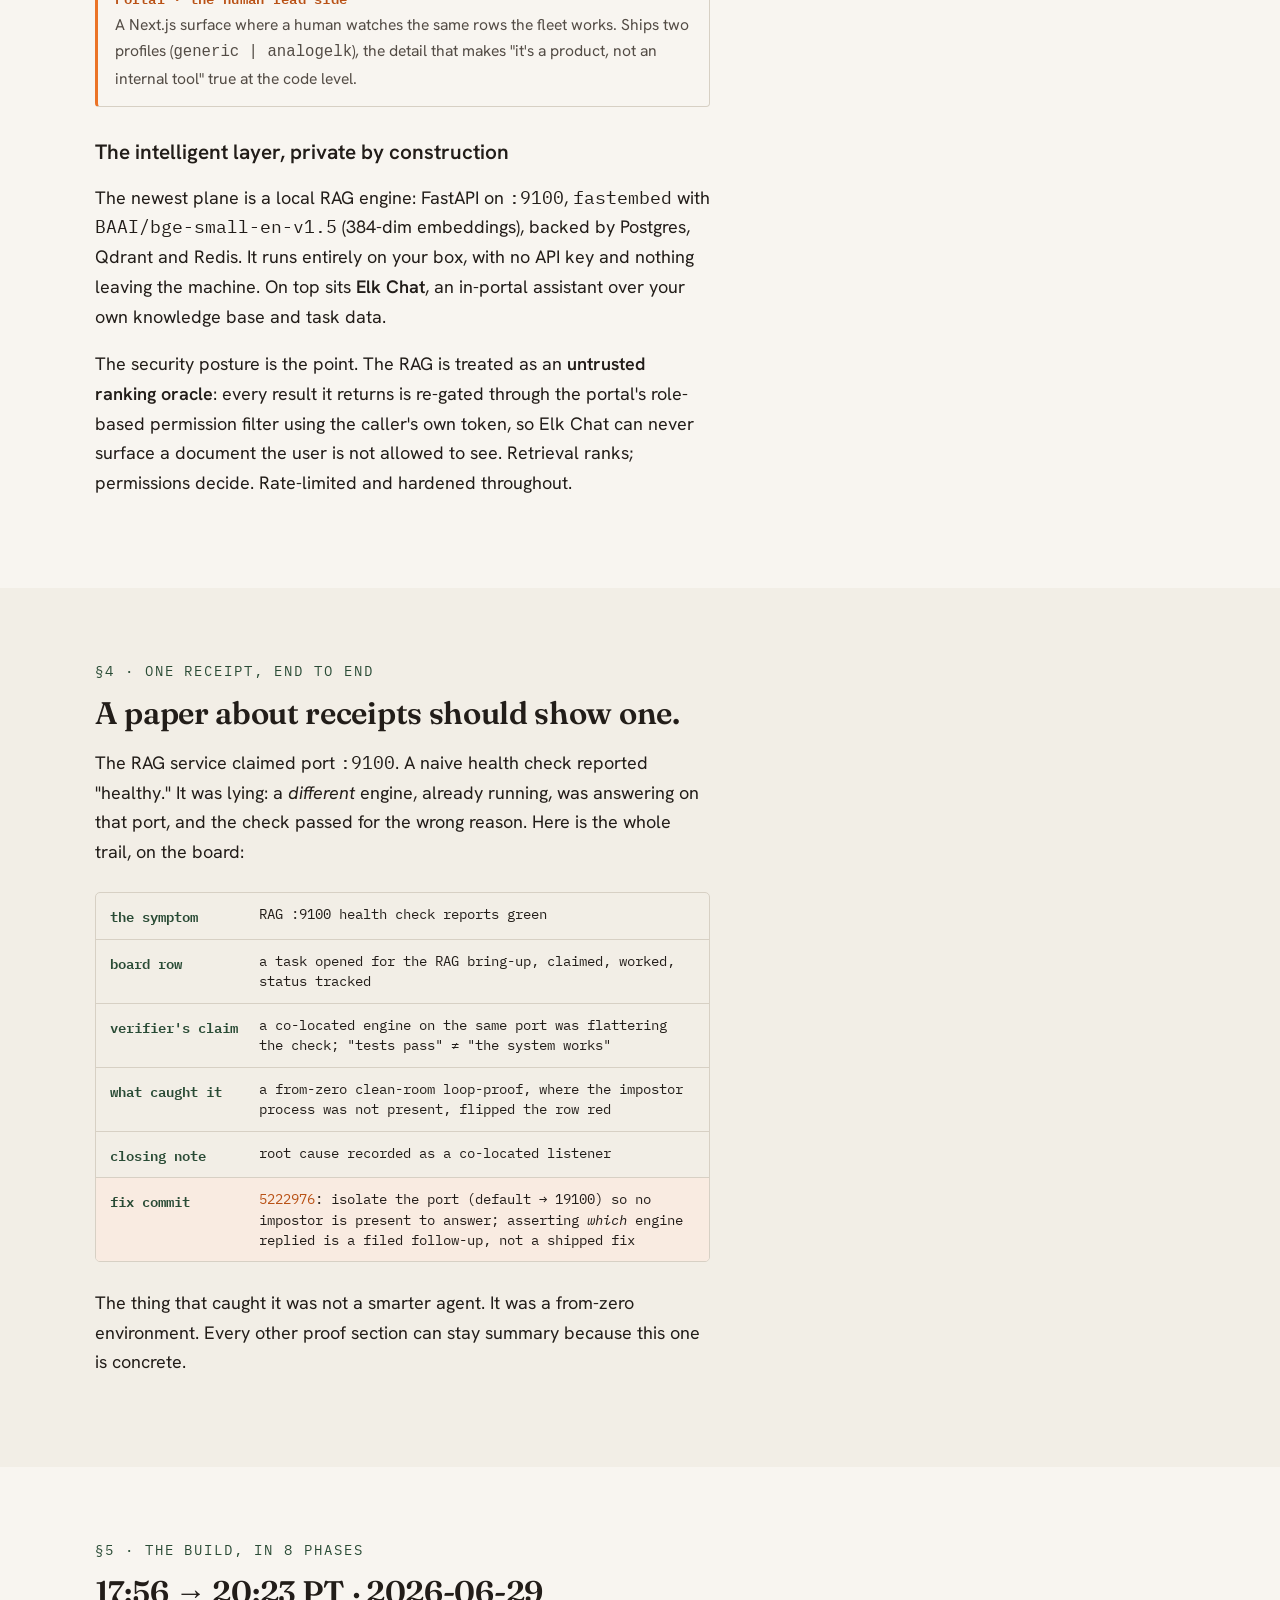
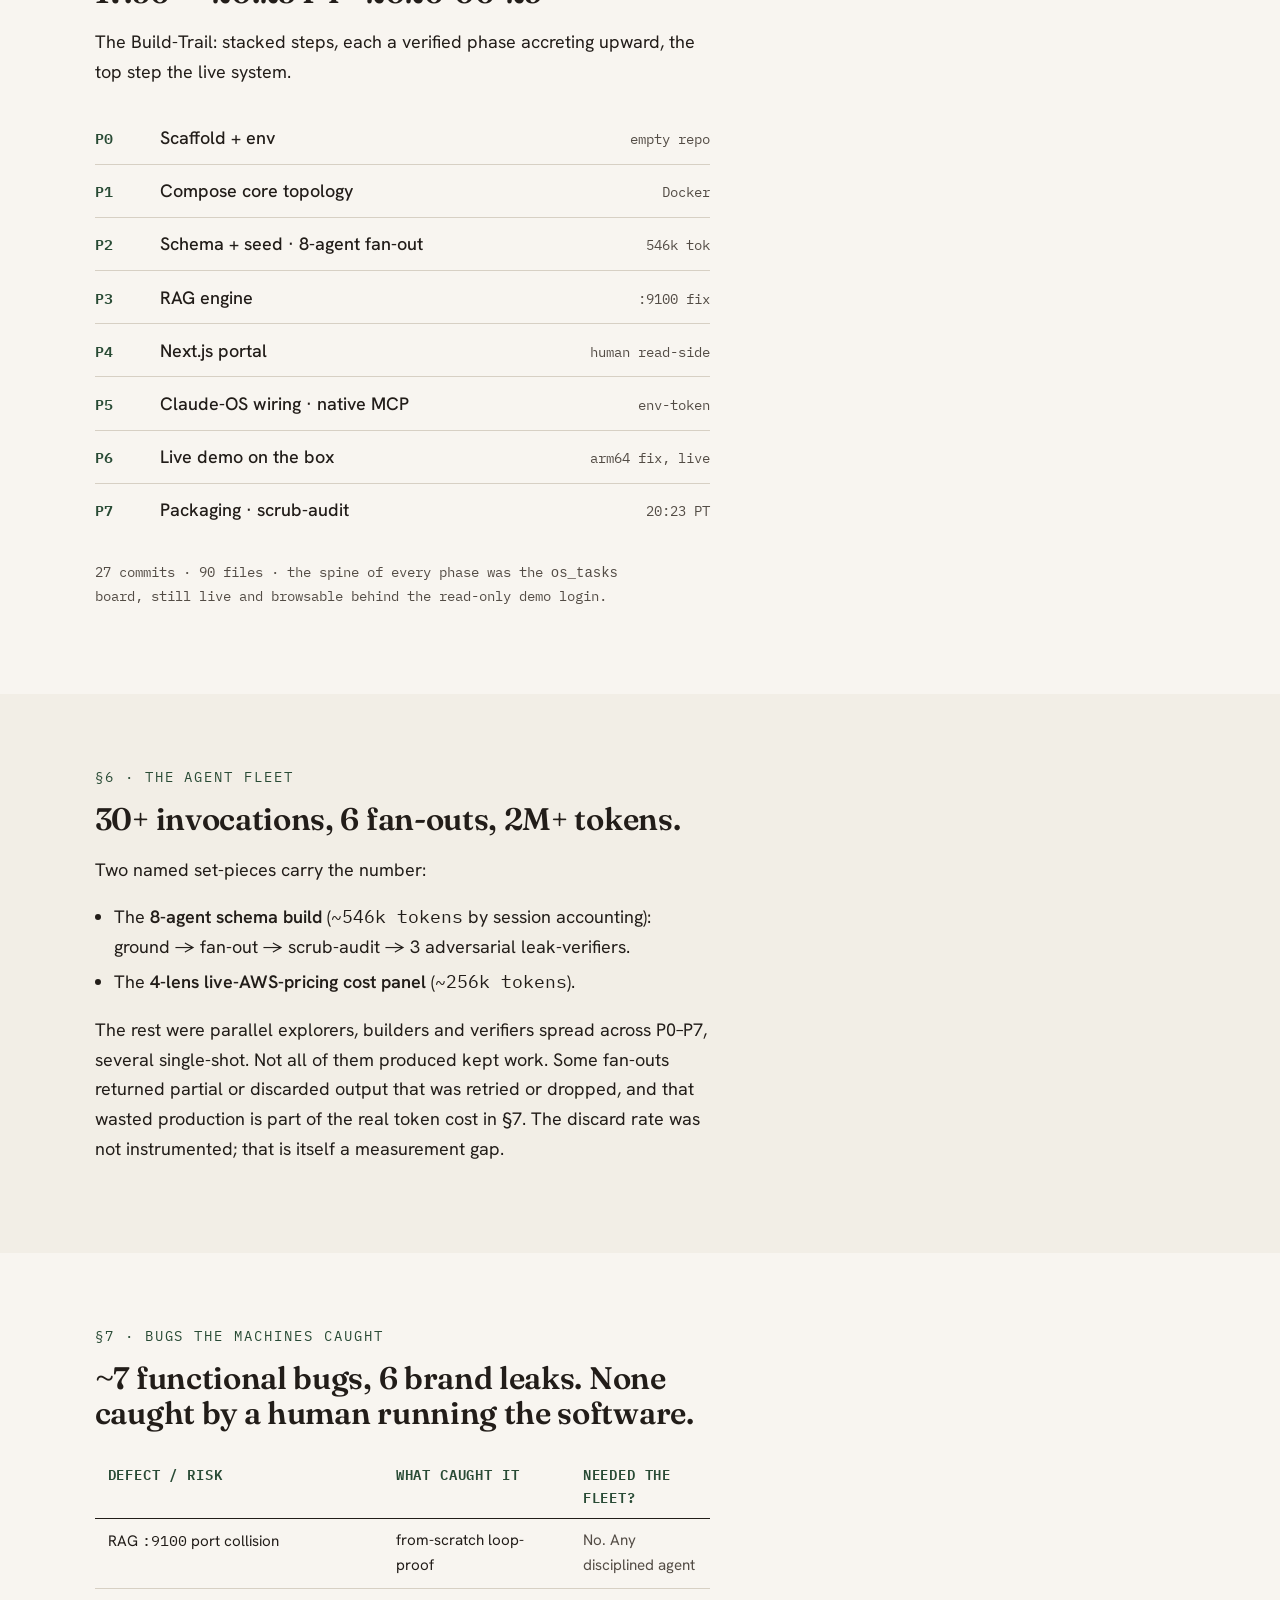
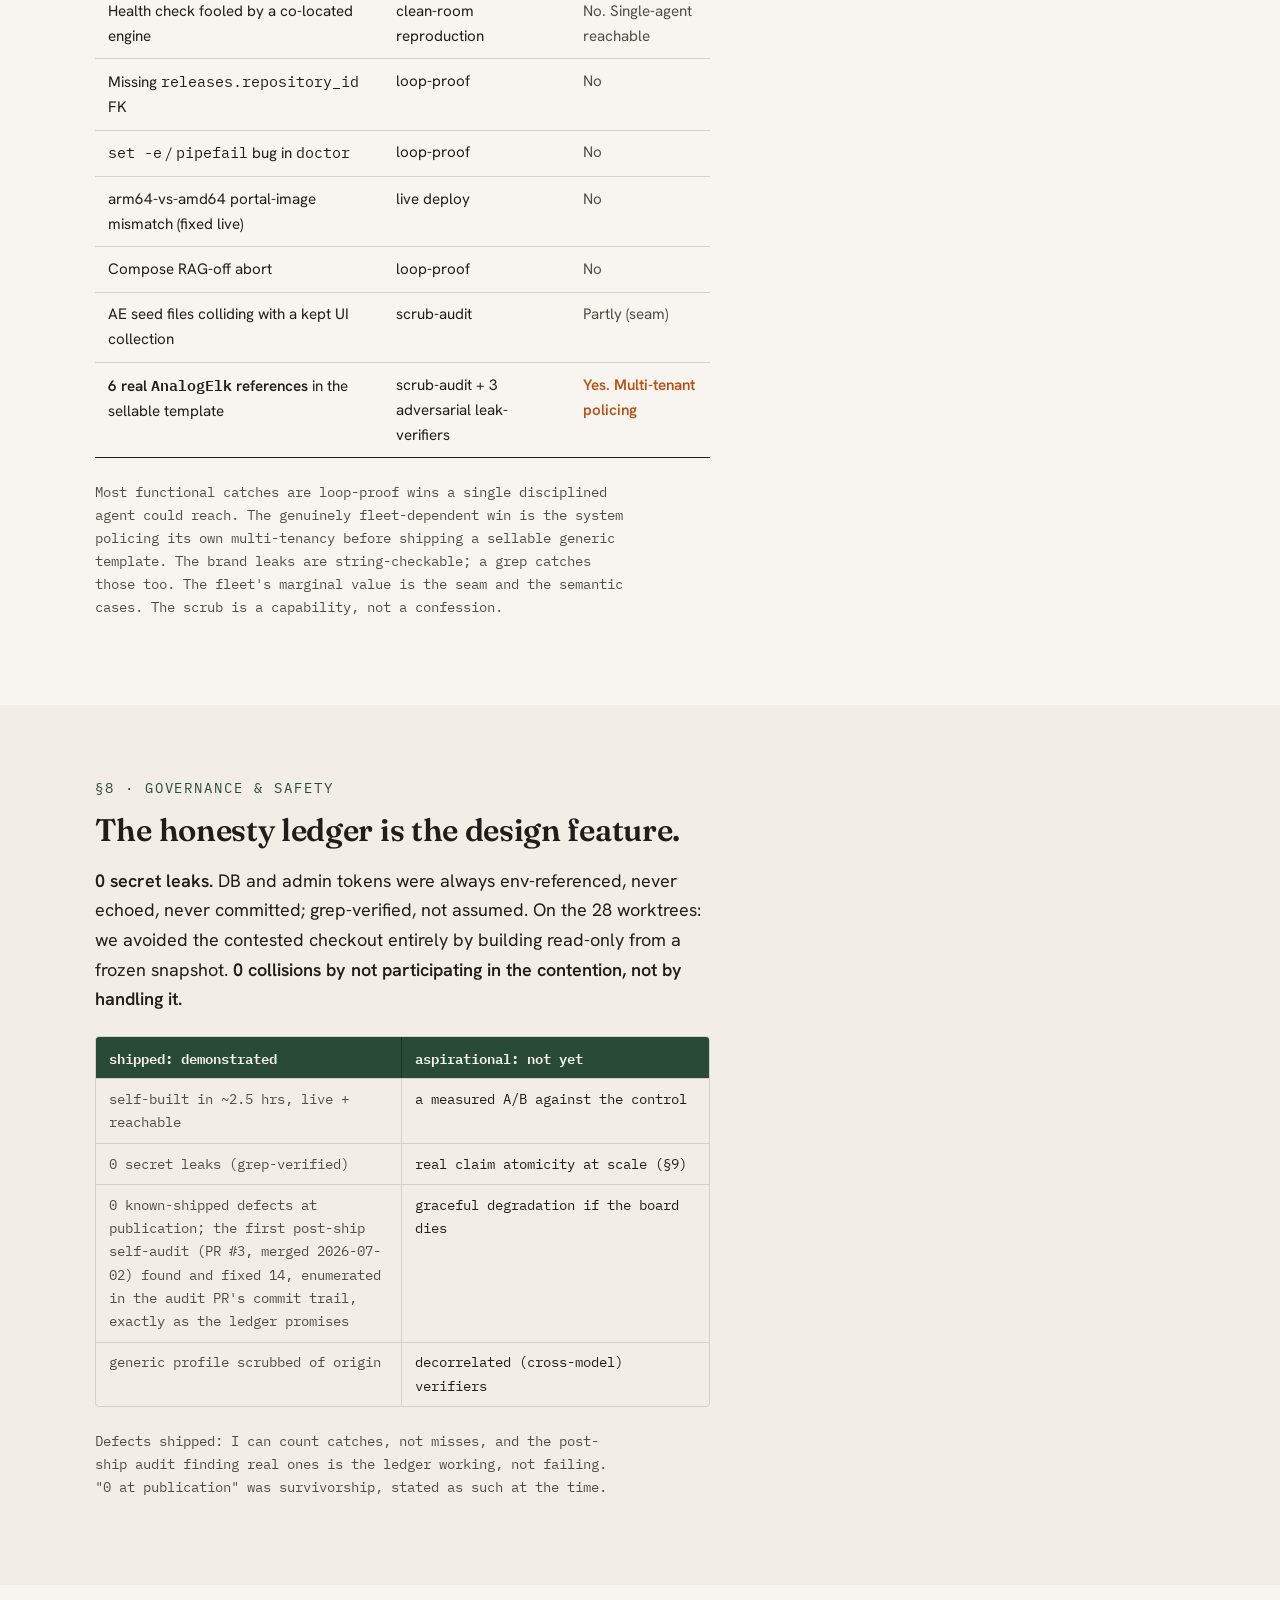
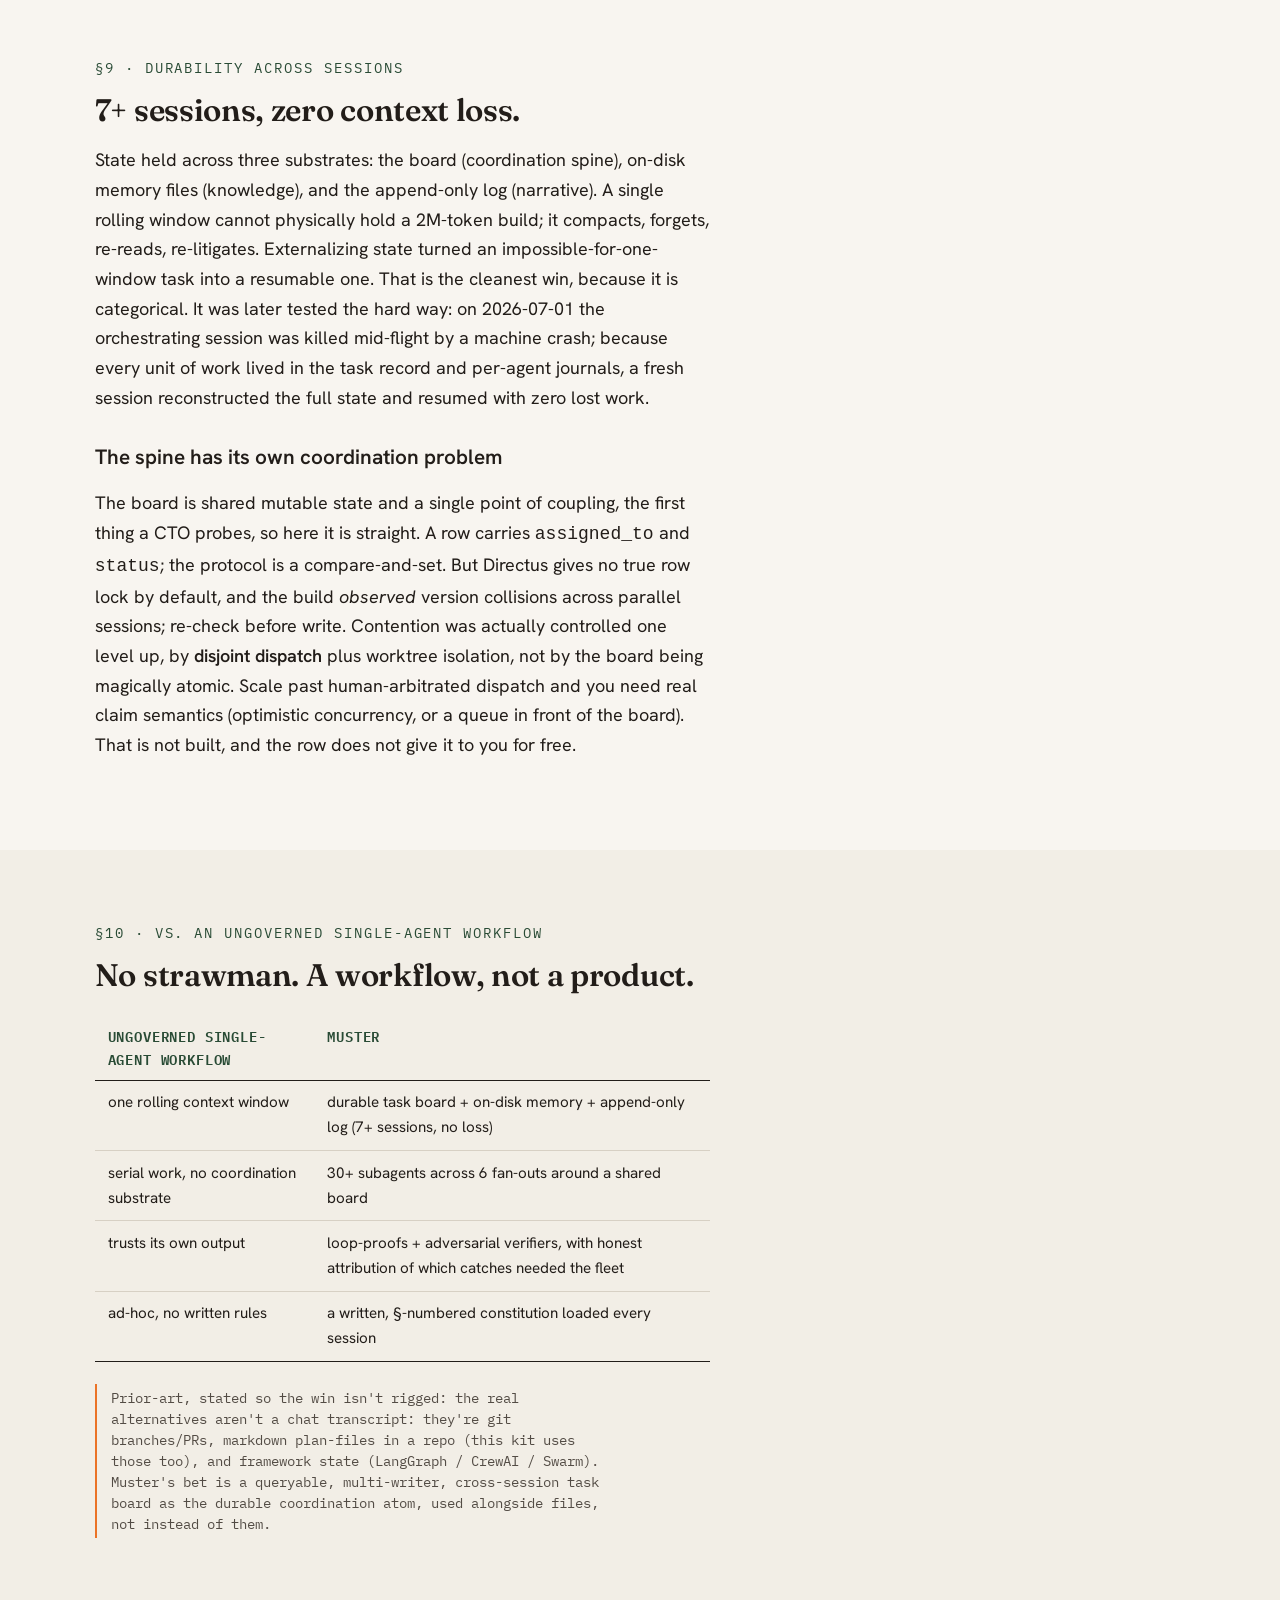
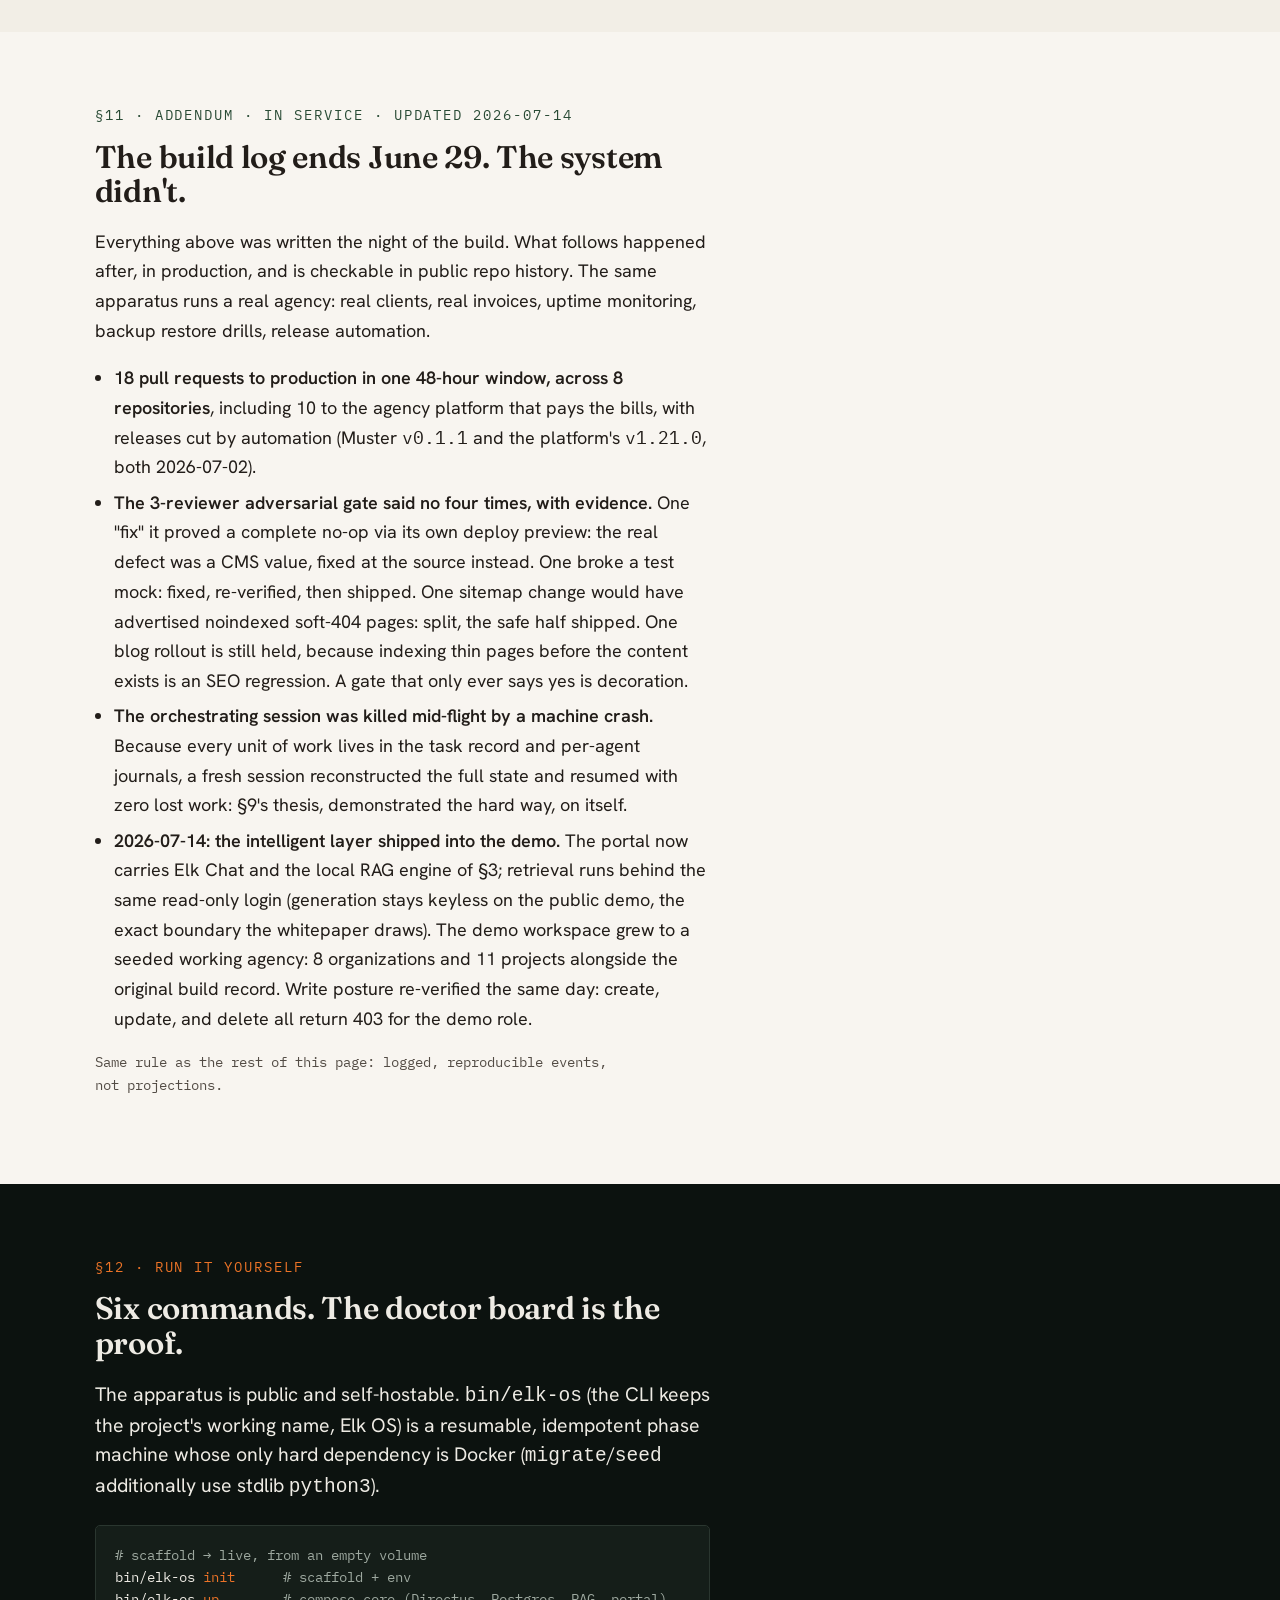
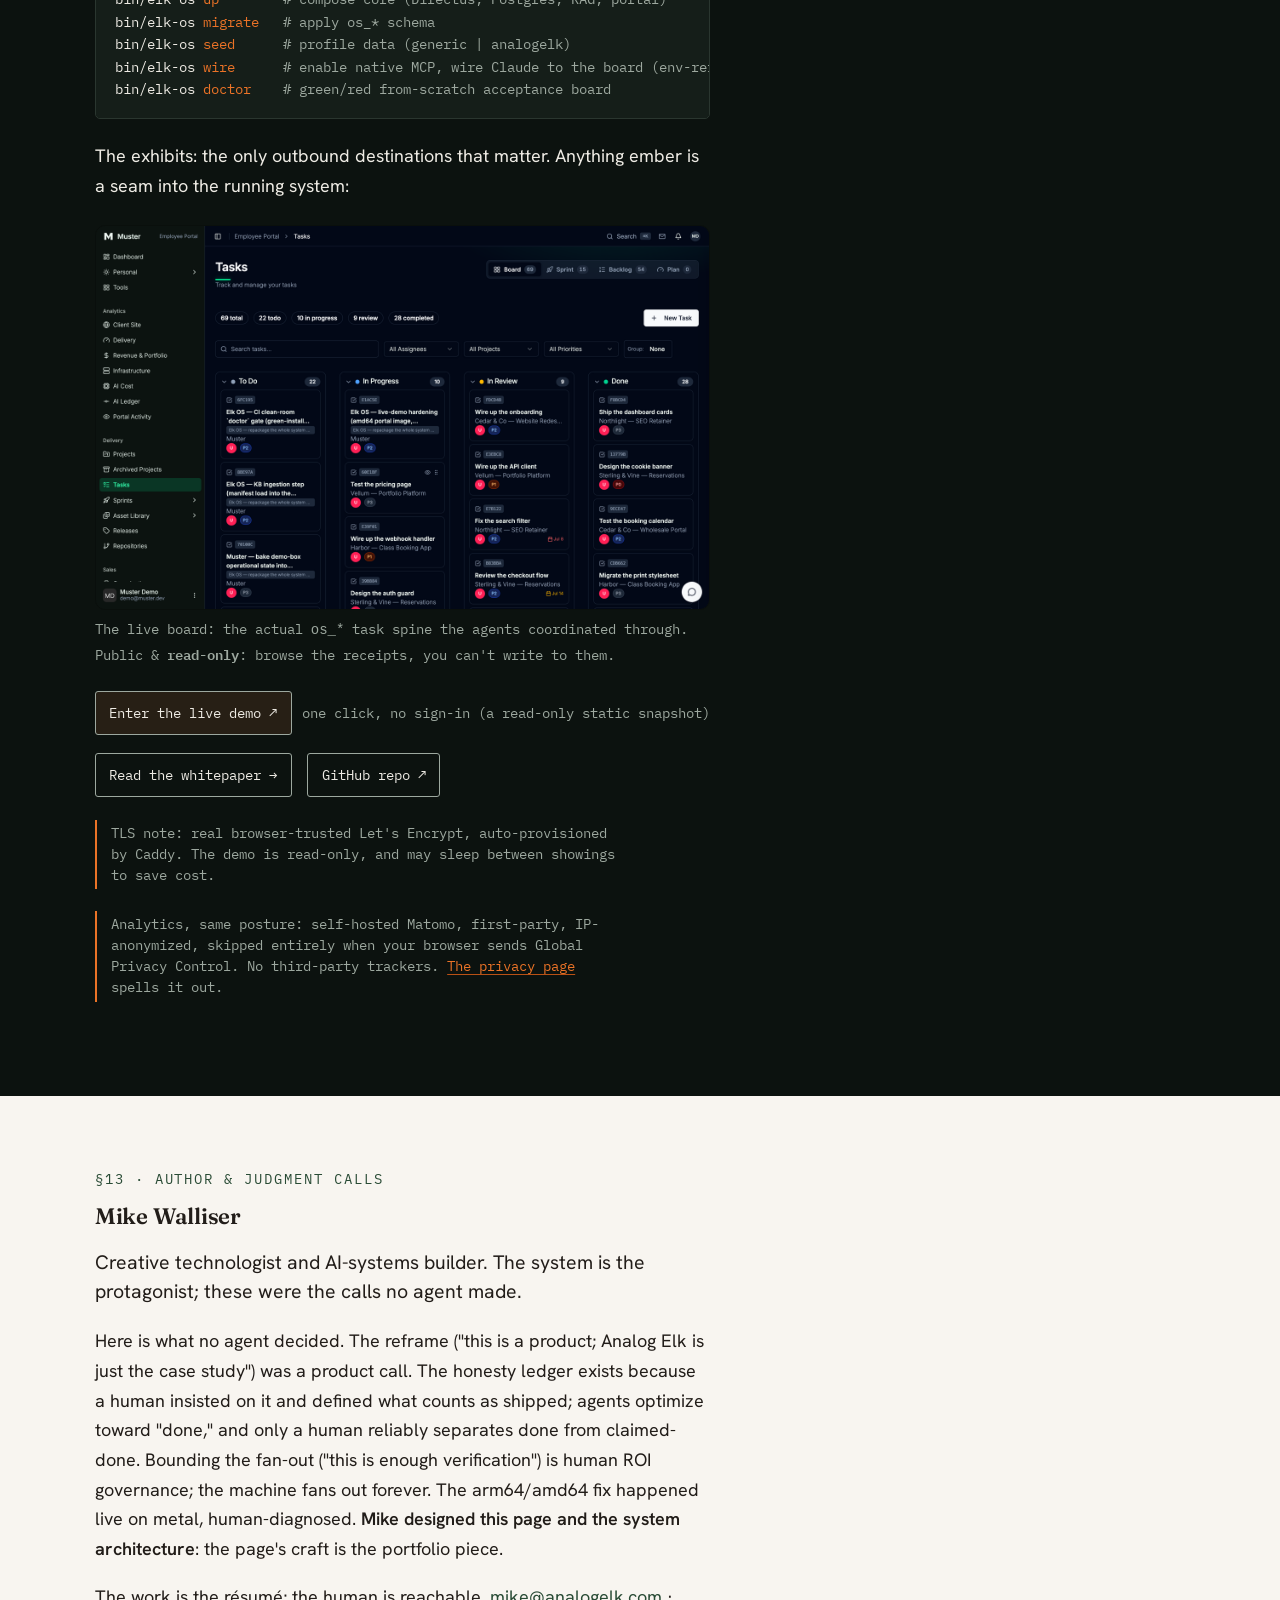
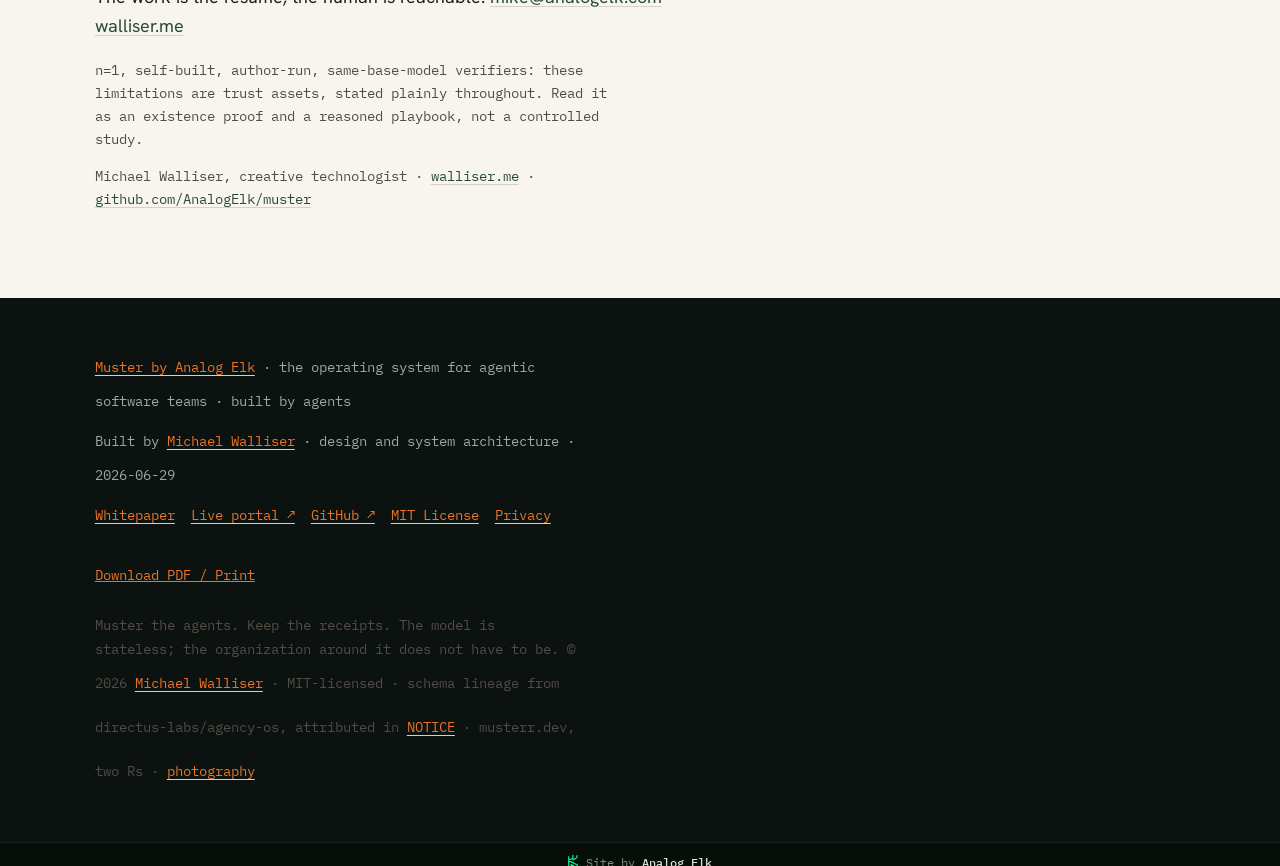
<file: site/about.html>
<!DOCTYPE html>
<html lang="en">
<head>
<meta charset="utf-8">
<meta name="viewport" content="width=device-width, initial-scale=1">
<title>How Muster was built: a field report</title>
<meta name="description" content="A dated field report on the 2026-06-29 build of Muster: the agents, the bugs they caught, and an honest ledger of what the apparatus did and did not buy. Preserved as written.">
<!-- canonical = https://musterr.dev/ (double R is deliberate; muster.dev is not ours). -->
<link rel="canonical" href="https://musterr.dev/about.html">

<!-- Open Graph / Twitter -->
<meta property="og:type" content="website">
<meta property="og:url" content="https://musterr.dev/about.html">
<meta property="og:title" content="How Muster was built: a dated field report">
<meta property="og:description" content="A dated field report on the 2026-06-29 build of Muster: the agents, the bugs they caught, and an honest ledger of what the apparatus did and did not buy. Preserved as written.">
<meta property="og:image" content="https://musterr.dev/assets/muster-board.png">
<meta property="og:image:alt" content="The Muster task board: rows grouped by status, in the team portal.">
<meta name="twitter:card" content="summary_large_image">
<meta name="twitter:title" content="How Muster was built: a dated field report">
<meta name="twitter:description" content="A dated field report on the 2026-06-29 build of Muster: the agents, the bugs they caught, and an honest ledger of what the apparatus did and did not buy. Preserved as written.">
<meta name="twitter:image" content="https://musterr.dev/assets/muster-board.png">

<!-- favicon: three steps + one ember, the Build-Trail at 16px -->
<link rel="icon" href="data:image/svg+xml,%3Csvg xmlns='http://www.w3.org/2000/svg' viewBox='0 0 48 64'%3E%3Cpolyline points='6,58 18,58 18,44 30,44 30,30 42,30' fill='none' stroke='%2325402F' stroke-width='5' stroke-linecap='square'/%3E%3Cpolyline points='30,30 30,16 42,16' fill='none' stroke='%23DE7330' stroke-width='5' stroke-linecap='square'/%3E%3Ccircle cx='42' cy='16' r='5' fill='%23DE7330'/%3E%3C/svg%3E">

<!-- fonts: Fraunces (display), Hanken Grotesk (body), IBM Plex Mono (mono), display:swap -->
<link rel="preconnect" href="https://fonts.googleapis.com">
<link rel="preconnect" href="https://fonts.gstatic.com" crossorigin>
<link href="https://fonts.googleapis.com/css2?family=Fraunces:opsz,wght@9..144,400;9..144,600&family=Hanken+Grotesk:wght@400;500;600&family=IBM+Plex+Mono:wght@400;500;600&display=swap" rel="stylesheet">

<link rel="stylesheet" href="styles.css">

<!-- Matomo: self-hosted, cookieless (disableCookies), IP-anonymized server-side; skipped entirely
     when the browser sends Global Privacy Control (DNT is honored server-side by Matomo).
     Disclosed in privacy.html -->
<script>
if (!navigator.globalPrivacyControl) {
  var _paq = window._paq = window._paq || [];
  _paq.push(['disableCookies']);
  _paq.push(['setTrackerUrl', 'https://analytics.analogelk.com/matomo.php']);
  _paq.push(['setSiteId', '10']);
  _paq.push(['trackPageView']);
  _paq.push(['enableLinkTracking']);
  var g = document.createElement('script');
  g.async = true;
  g.src = 'https://analytics.analogelk.com/matomo.js';
  document.head.appendChild(g);
}
</script>

<!-- Interaction heatmap: first-party beacon to our own sink (analogelk.com), the same
     infrastructure as the analytics above. Anonymous click positions and scroll depth
     only: no cookies, no PII, no element text. Runs only on the production hostname and
     is skipped entirely when the browser sends Global Privacy Control.
     Disclosed in privacy.html -->
<script>
if (!navigator.globalPrivacyControl) {
  (function () {
    'use strict';
    if (typeof navigator.sendBeacon !== 'function') return;
    if (location.hostname !== 'musterr.dev' && location.hostname !== 'www.musterr.dev') return;

    var ENDPOINT = 'https://analogelk.com/api/interactions';
    var MAX_CLICK_BEACONS = 200; // storm cap per page load
    var SITE = 'musterr.dev';

    var device = /Mobi|Android|iPhone|iPad|iPod|Tablet/i.test(navigator.userAgent)
      ? 'mobile'
      : 'desktop';

    function beacon(body) {
      try {
        navigator.sendBeacon(ENDPOINT, JSON.stringify(body));
      } catch (e) {
        /* telemetry must never affect the page */
      }
    }

    // Clicks: one capture-phase listener, viewport-relative X, document-relative Y.
    var clickCount = 0;
    document.addEventListener('click', function (e) {
      if (clickCount >= MAX_CLICK_BEACONS) return;
      clickCount += 1;
      var scrollHeight = document.documentElement.scrollHeight || document.body.scrollHeight;
      var xPct = (e.clientX / window.innerWidth) * 100;
      var yPct = scrollHeight > 0 ? ((e.clientY + window.scrollY) / scrollHeight) * 100 : 0;
      beacon({
        event_type: 'click',
        route: location.pathname,
        site: SITE,
        xPct: Math.min(100, Math.max(0, xPct)),
        yPct: Math.min(100, Math.max(0, yPct)),
        viewport_w: window.innerWidth,
        viewport_h: window.innerHeight,
        device: device
      });
    }, true);

    // Scroll depth: rAF-throttled max tracker, one beacon per page view,
    // flushed on pagehide or tab-hide (whichever comes first).
    var maxScroll = 0;
    var ticking = false;

    function currentScrollPct() {
      var scrollHeight = document.documentElement.scrollHeight || document.body.scrollHeight;
      if (!scrollHeight) return 0;
      var raw = ((window.scrollY + window.innerHeight) / scrollHeight) * 100;
      return Math.min(100, Math.max(0, raw));
    }

    window.addEventListener('scroll', function () {
      if (ticking) return;
      ticking = true;
      window.requestAnimationFrame(function () {
        var p = currentScrollPct();
        if (p > maxScroll) maxScroll = p;
        ticking = false;
      });
    }, { passive: true });

    function flush() {
      if (maxScroll <= 0) return;
      beacon({
        event_type: 'scroll',
        route: location.pathname,
        site: SITE,
        scroll_pct: maxScroll,
        viewport_w: window.innerWidth,
        viewport_h: window.innerHeight,
        device: device
      });
      maxScroll = 0;
    }

    window.addEventListener('pagehide', flush);
    document.addEventListener('visibilitychange', function () {
      if (document.visibilityState === 'hidden') flush();
    });
  })();
}
</script>
</head>
<body>
<a class="skip" href="#abstract">Skip to content</a>

<!-- ===================== STICKY TOP BAR ===================== -->
<header class="topbar" id="topbar" hidden>
  <a class="topbar__brand" href="#top" aria-label="Muster: top of page">
    <svg viewBox="0 0 48 64" aria-hidden="true"><polyline points="6,58 18,58 18,44 30,44 30,30 42,30" fill="none" stroke="var(--pine)" stroke-width="4.5" stroke-linecap="square"/><polyline points="30,30 30,16 42,16" fill="none" stroke="var(--ember)" stroke-width="4.5" stroke-linecap="square"/><circle cx="42" cy="16" r="4.5" fill="var(--ember)"/></svg>
    Muster
  </a>
  <nav class="topbar__nav" aria-label="Section jump links">
    <a href="/">Product</a>
    <a href="/features.html">Features</a>
    <a href="#thesis">Thesis</a>
    <a href="#receipt">Receipt</a>
    <a href="#build">Build</a>
    <a href="#bugs">Proof</a>
    <a href="#service">Service</a>
    <a href="#try">Run it</a>
  </nav>
  <span class="topbar__spacer"></span>
  <div class="topbar__cta">
    <a class="btn btn--live btn--sm" href="https://app.musterr.dev" target="_blank" rel="noopener" title="static demo snapshot, no sign-in">Live portal ↗</a>
    <a class="btn btn--sm topbar__secondary" href="/paper.html">Whitepaper</a>
  </div>
</header>

<!-- ===================== LEDGER RAIL (desktop telemetry margin) ===================== -->
<aside class="rail" aria-hidden="true">
  <div class="rail__inner">
    <div class="rail__title">build telemetry</div>
    <div class="rail__item" data-rail="time"><span>start</span><span class="v">17:56 PT</span></div>
    <div class="rail__item" data-rail="dur"><span>wall-clock</span><span class="v">~2.5 hrs</span></div>
    <div class="rail__item" data-rail="agents"><span>subagents</span><span class="v">30+</span></div>
    <div class="rail__item" data-rail="tokens"><span>tokens</span><span class="v">2M+</span></div>
    <div class="rail__item" data-rail="fanout"><span>fan-outs</span><span class="v">6</span></div>
    <div class="rail__item" data-rail="commits"><span>commits</span><span class="v">27</span></div>
    <div class="rail__item" data-rail="files"><span>files</span><span class="v">90</span></div>
    <div class="rail__item" data-rail="leaks"><span>secret leaks</span><span class="v">0</span></div>
    <div class="rail__item" data-rail="worktrees"><span>worktrees</span><span class="v">28 · 0 hits</span></div>
    <div class="rail__item" data-rail="cost"><span>demo cost</span><span class="v">$2–4/mo</span></div>
    <div class="rail__phase" id="railPhase">
      <span class="lbl">now reading</span>
      <span id="railPhaseText">the build log</span>
    </div>
  </div>
</aside>

<main>
<!-- ===================== HERO ===================== -->
<section class="band band-paper hero" id="top">
  <div class="doc">
    <svg class="hero__mark trail-draw" viewBox="0 0 48 64" role="img" aria-label="The Build-Trail: stacked verified steps, the top step ember and live">
      <polyline points="4,60 16,60 16,48 28,48 28,36 40,36" fill="none" stroke="var(--pine)" stroke-width="3.4" stroke-linecap="square" stroke-linejoin="miter" style="--len:120"/>
      <polyline class="ember-step" points="28,36 28,22 40,22" fill="none" stroke="var(--ember)" stroke-width="3.4" stroke-linecap="square" stroke-linejoin="miter" style="--len:40"/>
      <circle cx="40" cy="22" r="3.4" fill="var(--ember)"/>
    </svg>

    <h1 class="hero__wordmark">Muster</h1>
    <p class="hero__lede">A self-hostable operating system for agentic software teams. It built itself.</p>

    <p class="hero__sub mono">This is the story of how Muster got built, by the thing it packages. If you want to know what Muster does for you, start on <a href="/">the product page</a>.</p>

    <p class="hero__pitch">You and a fleet of AI coding agents work <b>one shared task board</b> over MCP. The row you drag is the row an agent picks up and writes back when it is done. On top runs a <b>local RAG engine</b> and <b>Elk Chat</b>, a private assistant over your own knowledge base and task data: no API key, nothing leaves the box. The <code>bin/elk-os</code> phases (init, up, migrate, seed, wire, doctor) take an empty volume to a green doctor board, and Docker is the only hard dependency. A fresh clone gets the Directus record layer. The portal image is private and is not yet public.</p>

    <p class="hero__sub mono">This page is the build log. The links are the live system. Designed, governed, and shipped by <a href="#author">Mike Walliser</a>.</p>
    <p class="hero__sub mono">Week one in service: 18 production PRs across 8 repos in 48 hours, behind a 3-reviewer gate that said no four times. <a href="#service">The receipts ↓</a></p>

    <div class="hero__cta">
      <a class="btn btn--live" href="https://app.musterr.dev" target="_blank" rel="noopener">Open the live demo ↗</a>
      <a class="btn btn--solid" href="#abstract">Read the build log ↓</a>
      <a class="btn" href="/paper.html">Whitepaper</a>
      <a class="btn" href="https://github.com/AnalogElk/muster" target="_blank" rel="noopener">GitHub ↗</a>
    </div>
    <p class="fineprint mono" style="margin-top:.6rem">static demo snapshot, no sign-in · <a class="snapchip" href="assets/muster-board.png" target="_blank" rel="noopener">archived board snapshot</a></p>

    <!-- metric strip: ground-truth numbers, plain mono, renders CSS-off -->
    <div class="metricstrip" id="metricstrip" aria-label="Build metrics">
      <div class="metric"><span class="metric__n" data-count="2.5" data-prefix="~" data-suffix=" hrs" data-decimals="1">~2.5 hrs</span><span class="metric__l">empty repo → live HTTPS demo</span></div>
      <div class="metric"><span class="metric__n" data-count="30" data-prefix="" data-suffix="+">30+</span><span class="metric__l">AI subagents · 6 parallel fan-outs</span></div>
      <div class="metric"><span class="metric__n" data-count="2" data-suffix="M+">2M+</span><span class="metric__l">tokens consumed</span></div>
      <div class="metric"><span class="metric__n" data-count="27" data-suffix="">27</span><span class="metric__l">commits · 90 files · 8 phases</span></div>
      <div class="metric"><span class="metric__n">~7 + 6</span><span class="metric__l">functional bugs + brand leaks, machine-caught, none by humans</span></div>
      <div class="metric"><span class="metric__n" data-count="0" data-suffix="">0</span><span class="metric__l">secret leaks · 0 collisions / 28 worktrees</span></div>
      <div class="metric"><span class="metric__n" data-count="18" data-suffix="">18</span><span class="metric__l">PRs to production in one 48-hr window · 8 repos</span></div>
      <div class="metric"><span class="metric__n">$2–4</span><span class="metric__l">per month to host the demo (duty-cycled)</span></div>
    </div>
  </div>
</section>

<!-- ===================== DATED NOTICE (2026-07-25) ===================== -->
<!-- Preserved-record policy: the body below is a dated field report and is NOT
     revised to match current positioning. Corrections go here, at the top,
     where a reader meets them before the claims they correct. -->
<section class="band band-paper band-paper--alt" id="dated-notice">
  <div class="doc">
    <p class="kicker">Dated notice · 2026-07-25</p>
    <h2 class="h2">This is a record, not the current pitch.</h2>
    <p class="lead">Everything below is preserved as written on 2026-06-29. It has not been edited to match how Muster is described today.</p>
    <ul class="tight">
      <li><strong>The category changed.</strong> This report calls Muster a self-hostable operating system for agentic software teams. Muster is now <a href="/">the agent-connected back office</a>: projects, clients, invoices, knowledge, assets, and delivery records, wired into Claude Code. The task record is still the coordination substrate. It is now one desk of six rather than the whole product.</li>
      <li><strong>The numbers are historical.</strong> About 2.5 hours, roughly 30 subagents, over 2 million tokens, and $2 to $4 per month describe one dated run. They are evidence about that run, not current product claims. The demo is now a static snapshot served as plain files.</li>
      <li><strong>The install boundary is narrower than this report implies.</strong> Docker is the hard dependency, but the portal image is private and its source checkout is not public, so a clean self-host gets the Directus record layer only, and it does not reproduce every section of the public demo.</li>
    </ul>
    <p class="fineprint">Where this page and <a href="/">the current page</a> disagree, the current page is right and this one is the record.</p>
  </div>
</section>

<!-- ===================== §1 ABSTRACT ===================== -->
<section class="band band-paper" id="abstract">
  <div class="doc">
    <p class="kicker">§1 · Abstract</p>
    <p class="lead">On the evening of June 29, 2026, an empty git repository became a live, internet-reachable, self-hostable software product. The arc from scaffold to public demo took about 2.5 hours of wall-clock, spanned 8 phases, 27 commits and 90 files, and was executed by a governed fleet of roughly 30 Claude subagent invocations consuming over 2 million tokens. It ran on a single AWS instance through mid-2026 for about $2–4 per month at demo duty-cycle (stopped when idle). Today the demo is a static snapshot.</p>
    <p>That an agent fleet emits files quickly is not the interesting part; volume is unfalsifiable and ages badly. The interesting part is the apparatus that let a long, multi-session, ship-grade build hold together without a human reviewing every diff, and the fact that the system used that apparatus on itself. The thesis: <strong>the value is the architecture, not the prompt.</strong></p>
    <p class="note">Three costs, kept apart on purpose: hosting (~$3/mo at demo duty-cycle) is not the one-time build model-spend, and neither is the ongoing cost of running the fleet on your next project. The cheap number is only the box.</p>
  </div>
</section>

<!-- ===================== §2 THESIS ===================== -->
<section class="band band-paper band-paper--alt" id="thesis">
  <div class="doc">
    <p class="kicker">§2 · Governance is the product</p>
    <h2 class="h2 secnum">The system built itself.</h2>
    <p class="lead">The system that ships the system used its own task board as the build's spine, its own governed fan-out to construct one of its own subsystems, its own adversarial verifiers to keep its sellable template clean, and its own loop-proofs to catch bugs in its own packaging.</p>
    <p>Call this <strong>dogfooding</strong>, not proof of necessity. Self-use shows the apparatus is coherent and usable: it can carry its own non-trivial build. It does not show the apparatus is necessary, or net-positive in dollars. The honesty is the point.</p>
    <p>The single architectural claim this rests on:</p>
    <div class="ledger">
      <div class="ledger__row ledger__head"><div>The bottleneck is not the model</div><div>It is shared coordination state</div></div>
      <div class="ledger__row"><div>The task record, not the chat transcript,</div><div>is the coordination substrate between a human and a fleet of agents.</div></div>
    </div>
    <p>The real build board that built this demo, exported live from the working CMS with hierarchy and statuses preserved, is browsable read-only, inside a seeded working agency: 8 organizations, 11 projects, and a live, still-growing task board.
      <a class="livechip" href="https://app.musterr.dev" target="_blank" rel="noopener">app.musterr.dev</a>
      <span class="fineprint mono">· static snapshot, no sign-in</span></p>
    <p class="fineprint">Origin clause: Muster began as the internal OS of one agency, Analog&nbsp;Elk. That lineage is now just the first profile (<code>analogelk</code>) shipped alongside a generic one: a demonstrated feature, not the headline.</p>
  </div>
</section>

<!-- ===================== §3 WHAT MUSTER IS ===================== -->
<section class="band band-paper" id="what">
  <div class="doc">
    <p class="kicker">§3 · What Muster is</p>
    <h2 class="h2">Four planes around a task board.</h2>
    <p>Read it as a transferable mental model: you can build all four on any vendor's stack. The architecture figure:</p>
    <div class="planes" role="list" aria-label="The four planes of Muster">
      <div class="plane" role="listitem"><p class="plane__h">Governance · Claude-side constitution</p><p class="plane__d">A numbered, versioned ruleset (CLAUDE.md) loaded into every session: secrets are env-only, one trunk equals production, never edit a contested worktree. The build ran under the author's ten-section constitution; the repo ships a distilled per-profile cut. Plain-English code that makes a stateless model behave like a long-lived teammate.</p></div>
      <div class="plane" role="listitem"><p class="plane__h">Task bus · the Directus os_* board</p><p class="plane__d">A shared board every agent reads, claims, updates and closes over Directus's native MCP endpoint. The <strong>task record is the coordination atom</strong>: claimable units of work.</p></div>
      <div class="plane" role="listitem"><p class="plane__h">Memory + RAG · the local engine</p><p class="plane__d">On-disk memory files are the <strong>knowledge substrate</strong> (lessons not derivable from code or git); the append-only log is the <strong>narrative substrate</strong> (what happened, in order). A local RAG engine indexes all of it, and Elk Chat reads it back, permission-aware. More below.</p></div>
      <div class="plane plane--live" role="listitem"><p class="plane__h">Portal · the human read-side</p><p class="plane__d">A Next.js surface where a human watches the same rows the fleet works. Ships two profiles (<code>generic | analogelk</code>), the detail that makes "it's a product, not an internal tool" true at the code level.</p></div>
    </div>

    <h3 class="h3">The intelligent layer, private by construction</h3>
    <p>The newest plane is a local RAG engine: FastAPI on <code class="mono">:9100</code>, <code class="mono">fastembed</code> with <code class="mono">BAAI/bge-small-en-v1.5</code> (384-dim embeddings), backed by Postgres, Qdrant and Redis. It runs entirely on your box, with no API key and nothing leaving the machine. On top sits <strong>Elk Chat</strong>, an in-portal assistant over your own knowledge base and task data.</p>
    <p>The security posture is the point. The RAG is treated as an <strong>untrusted ranking oracle</strong>: every result it returns is re-gated through the portal's role-based permission filter using the caller's own token, so Elk Chat can never surface a document the user is not allowed to see. Retrieval ranks; permissions decide. Rate-limited and hardened throughout.</p>
  </div>
</section>

<!-- ===================== §4 ONE RECEIPT ===================== -->
<section class="band band-paper band-paper--alt" id="receipt">
  <div class="doc">
    <p class="kicker">§4 · One receipt, end to end</p>
    <h2 class="h2">A paper about receipts should show one.</h2>
    <p>The RAG service claimed port <code class="mono">:9100</code>. A naive health check reported "healthy." It was lying: a <em>different</em> engine, already running, was answering on that port, and the check passed for the wrong reason. Here is the whole trail, on the board:</p>
    <div class="receipt" aria-label="One defect walked from board row to fix commit">
      <div class="receipt__step"><div class="receipt__k">the symptom</div><div class="receipt__v">RAG <span class="mono">:9100</span> health check reports green</div></div>
      <div class="receipt__step"><div class="receipt__k">board row</div><div class="receipt__v">a task opened for the RAG bring-up, claimed, worked, status tracked</div></div>
      <div class="receipt__step"><div class="receipt__k">verifier's claim</div><div class="receipt__v">a co-located engine on the same port was flattering the check; "tests pass" ≠ "the system works"</div></div>
      <div class="receipt__step"><div class="receipt__k">what caught it</div><div class="receipt__v">a from-zero clean-room loop-proof, where the impostor process was not present, flipped the row red</div></div>
      <div class="receipt__step"><div class="receipt__k">closing note</div><div class="receipt__v">root cause recorded as a co-located listener</div></div>
      <div class="receipt__step receipt__step--fix"><div class="receipt__k">fix commit</div><div class="receipt__v"><span class="hash">5222976</span>: isolate the port (default → <span class="mono">19100</span>) so no impostor is present to answer; asserting <em>which</em> engine replied is a filed follow-up, not a shipped fix</div></div>
    </div>
    <p>The thing that caught it was not a smarter agent. It was a from-zero environment. Every other proof section can stay summary because this one is concrete.</p>
  </div>
</section>

<!-- ===================== §5 THE BUILD ===================== -->
<section class="band band-paper" id="build">
  <div class="doc">
    <p class="kicker">§5 · The build, in 8 phases</p>
    <h2 class="h2">17:56 → 20:23 PT · 2026-06-29</h2>
    <p>The Build-Trail: stacked steps, each a verified phase accreting upward, the top step the live system.</p>
    <div class="phases">
      <div class="phase" data-phase="P0 · scaffold"><span class="phase__id">P0</span><span class="phase__name">Scaffold + env</span><span class="phase__meta">empty repo</span></div>
      <div class="phase" data-phase="P1 · compose core"><span class="phase__id">P1</span><span class="phase__name">Compose core topology</span><span class="phase__meta">Docker</span></div>
      <div class="phase" data-phase="P2 · schema + seed"><span class="phase__id">P2</span><span class="phase__name">Schema + seed · 8-agent fan-out</span><span class="phase__meta">546k tok</span></div>
      <div class="phase" data-phase="P3 · RAG"><span class="phase__id">P3</span><span class="phase__name">RAG engine</span><span class="phase__meta">:9100 fix</span></div>
      <div class="phase" data-phase="P4 · portal"><span class="phase__id">P4</span><span class="phase__name">Next.js portal</span><span class="phase__meta">human read-side</span></div>
      <div class="phase" data-phase="P5 · Claude-OS wiring"><span class="phase__id">P5</span><span class="phase__name">Claude-OS wiring · native MCP</span><span class="phase__meta">env-token</span></div>
      <div class="phase" data-phase="P6 · live demo"><span class="phase__id">P6</span><span class="phase__name">Live demo on the box</span><span class="phase__meta">arm64 fix, live</span></div>
      <div class="phase" data-phase="P7 · packaging"><span class="phase__id">P7</span><span class="phase__name">Packaging · scrub-audit</span><span class="phase__meta">20:23 PT</span></div>
    </div>
    <p class="fineprint">27 commits · 90 files · the spine of every phase was the <code>os_tasks</code> board, still live and browsable behind the read-only demo login.</p>
  </div>
</section>

<!-- ===================== §6 THE FLEET ===================== -->
<section class="band band-paper band-paper--alt" id="fleet">
  <div class="doc">
    <p class="kicker">§6 · The agent fleet</p>
    <h2 class="h2">30+ invocations, 6 fan-outs, 2M+ tokens.</h2>
    <p>Two named set-pieces carry the number:</p>
    <ul class="tight">
      <li>The <strong>8-agent schema build</strong> (<span class="mono">~546k tokens</span> by session accounting): ground → fan-out → scrub-audit → 3 adversarial leak-verifiers.</li>
      <li>The <strong>4-lens live-AWS-pricing cost panel</strong> (<span class="mono">~256k tokens</span>).</li>
    </ul>
    <p>The rest were parallel explorers, builders and verifiers spread across P0–P7, several single-shot. Not all of them produced kept work. Some fan-outs returned partial or discarded output that was retried or dropped, and that wasted production is part of the real token cost in §7. The discard rate was not instrumented; that is itself a measurement gap.</p>
  </div>
</section>

<!-- ===================== §7 BUGS (PROOF) ===================== -->
<section class="band band-paper" id="bugs">
  <div class="doc">
    <p class="kicker">§7 · Bugs the machines caught</p>
    <h2 class="h2">~7 functional bugs, 6 brand leaks. None caught by a human running the software.</h2>
    <div class="table-wrap" tabindex="0" role="region" aria-label="Scrollable defect table">
      <table class="proof">
        <thead><tr><th scope="col">Defect / risk</th><th scope="col">What caught it</th><th scope="col">Needed the fleet?</th></tr></thead>
        <tbody>
          <tr><td>RAG <span class="mono">:9100</span> port collision</td><td>from-scratch loop-proof</td><td class="no">No. Any disciplined agent</td></tr>
          <tr><td>Health check fooled by a co-located engine</td><td>clean-room reproduction</td><td class="no">No. Single-agent reachable</td></tr>
          <tr><td>Missing <span class="mono">releases.repository_id</span> FK</td><td>loop-proof</td><td class="no">No</td></tr>
          <tr><td><span class="mono">set -e</span> / <span class="mono">pipefail</span> bug in <span class="mono">doctor</span></td><td>loop-proof</td><td class="no">No</td></tr>
          <tr><td>arm64-vs-amd64 portal-image mismatch (fixed live)</td><td>live deploy</td><td class="no">No</td></tr>
          <tr><td>Compose RAG-off abort</td><td>loop-proof</td><td class="no">No</td></tr>
          <tr><td>AE seed files colliding with a kept UI collection</td><td>scrub-audit</td><td class="no">Partly (seam)</td></tr>
          <tr><td><strong>6 real <span class="mono">AnalogElk</span> references</strong> in the sellable template</td><td>scrub-audit + 3 adversarial leak-verifiers</td><td class="yes">Yes. Multi-tenant policing</td></tr>
        </tbody>
      </table>
    </div>
    <p class="fineprint">Most functional catches are loop-proof wins a single disciplined agent could reach. The genuinely fleet-dependent win is the system policing its own multi-tenancy before shipping a sellable generic template. The brand leaks are string-checkable; a grep catches those too. The fleet's marginal value is the seam and the semantic cases. The scrub is a capability, not a confession.</p>
  </div>
</section>

<!-- ===================== §8 GOVERNANCE & SAFETY (PROOF) ===================== -->
<section class="band band-paper band-paper--alt" id="governance">
  <div class="doc">
    <p class="kicker">§8 · Governance &amp; safety</p>
    <h2 class="h2">The honesty ledger is the design feature.</h2>
    <p><strong>0 secret leaks.</strong> DB and admin tokens were always env-referenced, never echoed, never committed; grep-verified, not assumed. On the 28 worktrees: we avoided the contested checkout entirely by building read-only from a frozen snapshot. <strong>0 collisions by not participating in the contention, not by handling it.</strong></p>
    <div class="ledger" aria-label="Shipped versus aspirational ledger">
      <div class="ledger__row ledger__head"><div>shipped: demonstrated</div><div>aspirational: not yet</div></div>
      <div class="ledger__row"><div>self-built in ~2.5 hrs, live + reachable</div><div>a measured A/B against the control</div></div>
      <div class="ledger__row"><div>0 secret leaks (grep-verified)</div><div>real claim atomicity at scale (§9)</div></div>
      <div class="ledger__row"><div>0 known-shipped defects at publication; the first post-ship self-audit (PR #3, merged 2026-07-02) found and fixed 14, enumerated in the audit PR's commit trail, exactly as the ledger promises</div><div>graceful degradation if the board dies</div></div>
      <div class="ledger__row"><div>generic profile scrubbed of origin</div><div>decorrelated (cross-model) verifiers</div></div>
    </div>
    <p class="fineprint">Defects shipped: I can count catches, not misses, and the post-ship audit finding real ones is the ledger working, not failing. "0 at publication" was survivorship, stated as such at the time.</p>
  </div>
</section>

<!-- ===================== §9 DURABILITY ===================== -->
<section class="band band-paper" id="durability">
  <div class="doc">
    <p class="kicker">§9 · Durability across sessions</p>
    <h2 class="h2">7+ sessions, zero context loss.</h2>
    <p>State held across three substrates: the board (coordination spine), on-disk memory files (knowledge), and the append-only log (narrative). A single rolling window cannot physically hold a 2M-token build; it compacts, forgets, re-reads, re-litigates. Externalizing state turned an impossible-for-one-window task into a resumable one. That is the cleanest win, because it is categorical. It was later tested the hard way: on 2026-07-01 the orchestrating session was killed mid-flight by a machine crash; because every unit of work lived in the task record and per-agent journals, a fresh session reconstructed the full state and resumed with zero lost work.</p>
    <h3 class="h3">The spine has its own coordination problem</h3>
    <p>The board is shared mutable state and a single point of coupling, the first thing a CTO probes, so here it is straight. A row carries <code>assigned_to</code> and <code>status</code>; the protocol is a compare-and-set. But Directus gives no true row lock by default, and the build <em>observed</em> version collisions across parallel sessions; re-check before write. Contention was actually controlled one level up, by <strong>disjoint dispatch</strong> plus worktree isolation, not by the board being magically atomic. Scale past human-arbitrated dispatch and you need real claim semantics (optimistic concurrency, or a queue in front of the board). That is not built, and the row does not give it to you for free.</p>
  </div>
</section>

<!-- ===================== §10 VS (PROOF) ===================== -->
<section class="band band-paper band-paper--alt" id="vs">
  <div class="doc">
    <p class="kicker">§10 · vs. an ungoverned single-agent workflow</p>
    <h2 class="h2">No strawman. A workflow, not a product.</h2>
    <div class="table-wrap" tabindex="0" role="region" aria-label="Scrollable workflow comparison table">
      <table class="proof">
        <thead><tr><th scope="col">Ungoverned single-agent workflow</th><th scope="col">Muster</th></tr></thead>
        <tbody>
          <tr><td>one rolling context window</td><td>durable task board + on-disk memory + append-only log (7+ sessions, no loss)</td></tr>
          <tr><td>serial work, no coordination substrate</td><td>30+ subagents across 6 fan-outs around a shared board</td></tr>
          <tr><td>trusts its own output</td><td>loop-proofs + adversarial verifiers, with honest attribution of which catches needed the fleet</td></tr>
          <tr><td>ad-hoc, no written rules</td><td>a written, §-numbered constitution loaded every session</td></tr>
        </tbody>
      </table>
    </div>
    <p class="note">Prior-art, stated so the win isn't rigged: the real alternatives aren't a chat transcript: they're git branches/PRs, markdown plan-files in a repo (this kit uses those too), and framework state (LangGraph / CrewAI / Swarm). Muster's bet is a queryable, multi-writer, cross-session task board as the durable coordination atom, used alongside files, not instead of them.</p>
  </div>
</section>

<!-- ===================== §11 SERVICE RECORD (ADDENDUM) ===================== -->
<section class="band band-paper" id="service">
  <div class="doc">
    <p class="kicker">§11 · Addendum · in service · updated 2026-07-14</p>
    <h2 class="h2">The build log ends June 29. The system didn't.</h2>
    <p>Everything above was written the night of the build. What follows happened after, in production, and is checkable in public repo history. The same apparatus runs a real agency: real clients, real invoices, uptime monitoring, backup restore drills, release automation.</p>
    <ul class="tight">
      <li><strong>18 pull requests to production in one 48-hour window, across 8 repositories</strong>, including 10 to the agency platform that pays the bills, with releases cut by automation (Muster <span class="mono">v0.1.1</span> and the platform's <span class="mono">v1.21.0</span>, both 2026-07-02).</li>
      <li><strong>The 3-reviewer adversarial gate said no four times, with evidence.</strong> One "fix" it proved a complete no-op via its own deploy preview: the real defect was a CMS value, fixed at the source instead. One broke a test mock: fixed, re-verified, then shipped. One sitemap change would have advertised noindexed soft-404 pages: split, the safe half shipped. One blog rollout is still held, because indexing thin pages before the content exists is an SEO regression. A gate that only ever says yes is decoration.</li>
      <li><strong>The orchestrating session was killed mid-flight by a machine crash.</strong> Because every unit of work lives in the task record and per-agent journals, a fresh session reconstructed the full state and resumed with zero lost work: §9's thesis, demonstrated the hard way, on itself.</li>
      <li><strong>2026-07-14: the intelligent layer shipped into the demo.</strong> The portal now carries Elk Chat and the local RAG engine of §3; retrieval runs behind the same read-only login (generation stays keyless on the public demo, the exact boundary the whitepaper draws). The demo workspace grew to a seeded working agency: 8 organizations and 11 projects alongside the original build record. Write posture re-verified the same day: create, update, and delete all return 403 for the demo role.</li>
    </ul>
    <p class="fineprint">Same rule as the rest of this page: logged, reproducible events, not projections.</p>
  </div>
</section>

<!-- ===================== §12 RUN IT (CONSOLE) ===================== -->
<section class="band band-console" id="try">
  <div class="doc">
    <p class="kicker">§12 · Run it yourself</p>
    <h2 class="h2">Six commands. The doctor board is the proof.</h2>
    <p class="lead">The apparatus is public and self-hostable. <code>bin/elk-os</code> (the CLI keeps the project's working name, Elk OS) is a resumable, idempotent phase machine whose only hard dependency is Docker (<code>migrate</code>/<code>seed</code> additionally use stdlib <code>python3</code>).</p>
    <pre class="code" tabindex="0" aria-label="Six-command install"><span class="c"># scaffold → live, from an empty volume</span>
bin/elk-os <span class="e">init</span>      <span class="c"># scaffold + env</span>
bin/elk-os <span class="e">up</span>        <span class="c"># compose core (Directus, Postgres, RAG, portal)</span>
bin/elk-os <span class="e">migrate</span>   <span class="c"># apply os_* schema</span>
bin/elk-os <span class="e">seed</span>      <span class="c"># profile data (generic | analogelk)</span>
bin/elk-os <span class="e">wire</span>      <span class="c"># enable native MCP, wire Claude to the board (env-referenced token)</span>
bin/elk-os <span class="e">doctor</span>    <span class="c"># green/red from-scratch acceptance board</span></pre>

    <p>The exhibits: the only outbound destinations that matter. Anything ember is a seam into the running system:</p>

    <figure style="margin:1.5rem 0">
      <a href="https://app.musterr.dev" target="_blank" rel="noopener"><img src="assets/muster-board.png" alt="The live Muster task board, the os_* coordination substrate the agents coordinated through" loading="lazy" style="width:100%;height:auto;display:block;border-radius:10px;border:1px solid rgba(0,0,0,.18)"></a>
      <figcaption class="fineprint" style="margin-top:.5rem">The live board: the actual <code>os_*</code> task spine the agents coordinated through. Public &amp; <strong>read-only</strong>: browse the receipts, you can't write to them.</figcaption>
    </figure>

    <p class="try-demo">
      <a class="btn btn--live" href="https://app.musterr.dev" target="_blank" rel="noopener">Enter the live demo ↗</a>
      &nbsp;<span class="fineprint">one click, no sign-in (a read-only static snapshot)</span>
    </p>

    <p>
      <a class="btn" href="/paper.html">Read the whitepaper →</a>
      &nbsp;
      <a class="btn" href="https://github.com/AnalogElk/muster" target="_blank" rel="noopener">GitHub repo ↗</a>
    </p>

    <p class="note">TLS note: real browser-trusted Let's Encrypt, auto-provisioned by Caddy. The demo is read-only, and may sleep between showings to save cost.</p>
    <p class="note">Analytics, same posture: self-hosted Matomo, first-party, IP-anonymized, skipped entirely when your browser sends Global Privacy Control. No third-party trackers. <a href="privacy.html">The privacy page</a> spells it out.</p>
  </div>
</section>

<!-- ===================== §13 AUTHOR ===================== -->
<section class="band band-paper" id="author">
  <div class="doc">
    <p class="kicker">§13 · Author &amp; judgment calls</p>
    <h2 class="h2 author__name">Mike Walliser</h2>
    <p class="lead">Creative technologist and AI-systems builder. The system is the protagonist; these were the calls no agent made.</p>
    <p>Here is what no agent decided. The reframe ("this is a product; Analog Elk is just the case study") was a product call. The honesty ledger exists because a human insisted on it and defined what counts as shipped; agents optimize toward "done," and only a human reliably separates done from claimed-done. Bounding the fan-out ("this is enough verification") is human ROI governance; the machine fans out forever. The arm64/amd64 fix happened live on metal, human-diagnosed. <strong>Mike designed this page and the system architecture</strong>: the page's craft is the portfolio piece.</p>
    <p>The work is the résumé; the human is reachable. <a href="mailto:mike@analogelk.com">mike@analogelk.com</a> · <a href="https://walliser.me" target="_blank" rel="noopener">walliser.me</a></p>
    <p class="fineprint">n=1, self-built, author-run, same-base-model verifiers: these limitations are trust assets, stated plainly throughout. Read it as an existence proof and a reasoned playbook, not a controlled study.</p>
    <p class="fineprint mono">Michael Walliser, creative technologist · <a href="https://walliser.me" target="_blank" rel="noopener">walliser.me</a> · <a href="https://github.com/AnalogElk/muster" target="_blank" rel="noopener">github.com/AnalogElk/muster</a></p>
  </div>
</section>
</main>

<!-- ===================== FOOTER ===================== -->
<footer class="footer">
  <div class="doc">
    <div><a href="https://analogelk.com" target="_blank" rel="noopener">Muster by Analog Elk</a> · the operating system for agentic software teams · built by agents</div>
    <div>Built by <a href="https://walliser.me" target="_blank" rel="noopener">Michael Walliser</a> · design and system architecture · 2026-06-29</div>
    <div class="footer__links">
      <a href="/paper.html">Whitepaper</a>
      <a href="https://app.musterr.dev" target="_blank" rel="noopener" title="static demo snapshot, no sign-in">Live portal ↗</a>
      <a href="https://github.com/AnalogElk/muster" target="_blank" rel="noopener">GitHub ↗</a>
      <a href="https://github.com/AnalogElk/muster/blob/main/LICENSE" target="_blank" rel="noopener">MIT License</a>
      <a href="privacy.html">Privacy</a>
      <button type="button" onclick="window.print()" style="background:none;border:0;padding:0;font:inherit;color:var(--ember);cursor:pointer;text-decoration:underline">Download PDF / Print</button>
    </div>
    <div class="fineprint" style="margin-top:1rem;">Muster the agents. Keep the receipts. The model is stateless; the organization around it does not have to be. © 2026 <a href="https://walliser.me" target="_blank" rel="noopener">Michael Walliser</a> · MIT-licensed · schema lineage from directus-labs/agency-os, attributed in <a href="https://github.com/AnalogElk/muster/blob/main/NOTICE" target="_blank" rel="noopener">NOTICE</a> · musterr.dev, two Rs · <a href="https://wlsr.me" target="_blank" rel="noopener">photography</a></div>
  </div>
</footer>
<div class="ae-credit">
  <a href="https://analogelk.com">
    <svg viewBox="117 123 287 465" width="10" height="16" aria-hidden="true" focusable="false">
      <path d="M206 383.7l93 44.9c8.1 3.9 8.3 15.5.2 19.6l-93 47.8c-7.3 3.7-16-1.5-16-9.7v-92.8c0-8 8.5-13.3 15.8-9.8z"/>
      <path d="M368.5 381.2L199 299.3c-15.5-7.5-32.9-7-47.9.9v-36.6l135.6-1.1c59.5-.5 107.7-48.6 108.2-108.2l.2-25.9-35-.3-.2 23.5c-.3 41.7-34.1 75.5-75.8 75.8l-9.8.1-.8-102.3-35 .3.8 102.2-88.2.7v-69.7h-31.8v256.9h0v108.6c0 21.2 9.9 40.6 26.4 51.9 9.2 6.3 19.7 9.6 30.2 9.6 8.3 0 16.5-2 24.3-6l169.5-87.2c20.2-10.4 32.7-32 32.4-56.3-.1-25.2-13-46.5-33.4-56.3z m-12.6 80l-169.5 87.2c-7.7 4-16.3 3.4-23.5-1.6-7.2-4.9-11.3-13.1-11.3-22.3V355.4c0-9.1 4.1-17.2 11.1-22.2 4.1-2.9 8.6-4.3 13.2-4.3 3.4 0 6.7.8 10 2.3l169.5 81.9c8.9 4.3 14.3 13.2 14.4 23.8.1 10.7-5.1 19.8-13.9 24.3z"/>
    </svg>
    <span>Site by <strong>Analog Elk</strong></span>
  </a>
</div>

<script>
(function () {
  "use strict";
  var reduce = window.matchMedia("(prefers-reduced-motion: reduce)").matches;

  /* ---- topbar reveal after hero ---- */
  var topbar = document.getElementById("topbar");
  var hero = document.getElementById("top");
  if (topbar) topbar.hidden = false;
  if (topbar && "IntersectionObserver" in window) {
    new IntersectionObserver(function (entries) {
      entries.forEach(function (e) {
        topbar.classList.toggle("is-visible", !e.isIntersecting);
      });
    }, { rootMargin: "-120px 0px 0px 0px" }).observe(hero);
  } else if (topbar) {
    topbar.classList.add("is-visible");
  }

  /* ---- metric count-up (one-shot) ---- */
  function animateCount(el) {
    var target = parseFloat(el.getAttribute("data-count"));
    if (isNaN(target)) return;
    var decimals = parseInt(el.getAttribute("data-decimals") || "0", 10);
    var prefix = el.getAttribute("data-prefix") || "";
    var suffix = el.getAttribute("data-suffix") || "";
    if (reduce || target === 0) { el.textContent = prefix + target.toFixed(decimals) + suffix; return; }
    var start = null, dur = 900;
    function step(ts) {
      if (!start) start = ts;
      var p = Math.min((ts - start) / dur, 1);
      var eased = 1 - Math.pow(1 - p, 3);
      var val = target * eased;
      el.textContent = prefix + (decimals ? val.toFixed(decimals) : Math.round(val)) + suffix;
      if (p < 1) requestAnimationFrame(step);
      else el.textContent = prefix + target.toFixed(decimals) + suffix;
    }
    requestAnimationFrame(step);
  }
  var strip = document.getElementById("metricstrip");
  if (strip && "IntersectionObserver" in window) {
    var done = false;
    new IntersectionObserver(function (entries, obs) {
      entries.forEach(function (e) {
        if (e.isIntersecting && !done) {
          done = true;
          strip.querySelectorAll("[data-count]").forEach(animateCount);
          obs.disconnect();
        }
      });
    }, { threshold: 0.4 }).observe(strip);
  }

  /* ---- Ledger Rail: highlight phase + telemetry per active section ---- */
  var phaseText = document.getElementById("railPhaseText");
  var sectionLabels = {
    top: "the build log", abstract: "abstract", thesis: "governance is the product",
    what: "the four planes", receipt: "one receipt, walked", build: "the build · P0→P7",
    fleet: "the agent fleet", bugs: "bugs the machines caught", governance: "governance & safety",
    durability: "durability across sessions", vs: "vs. ungoverned single-agent",
    service: "one week in service", try: "run it yourself", author: "judgment calls"
  };
  var railMap = {
    build: "commits", fleet: "agents", bugs: "leaks", governance: "leaks",
    durability: "worktrees", thesis: "tokens", try: "cost", receipt: "commits"
  };
  function setRail(id) {
    if (phaseText) phaseText.textContent = sectionLabels[id] || "the build log";
    document.querySelectorAll(".rail__item").forEach(function (it) { it.classList.remove("is-active"); });
    var key = railMap[id];
    if (key) {
      var item = document.querySelector('.rail__item[data-rail="' + key + '"]');
      if (item) item.classList.add("is-active");
    }
  }
  if ("IntersectionObserver" in window) {
    var secs = document.querySelectorAll("main section[id]");
    var io = new IntersectionObserver(function (entries) {
      entries.forEach(function (e) {
        if (e.isIntersecting) setRail(e.target.id);
      });
    }, { rootMargin: "-45% 0px -45% 0px" });
    secs.forEach(function (s) { io.observe(s); });
  }
})();
</script>
</body>
</html>
</file>
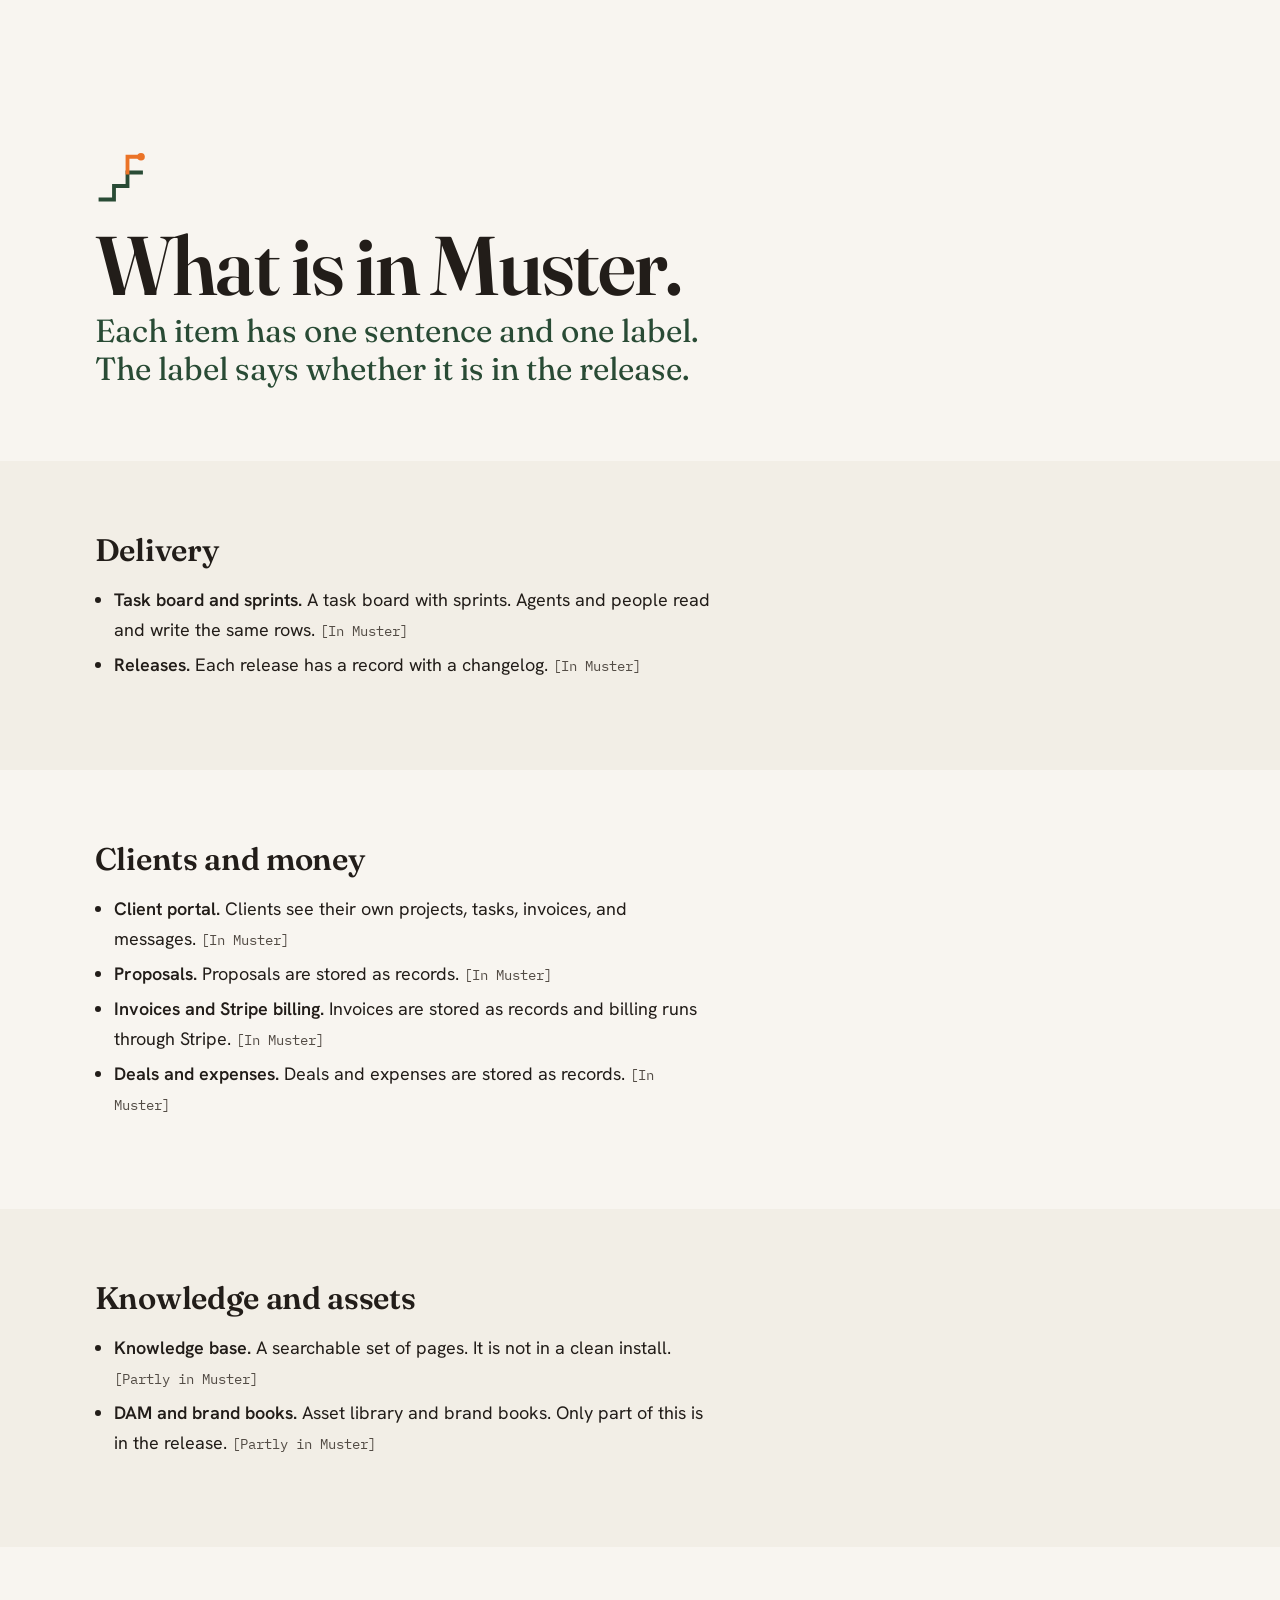
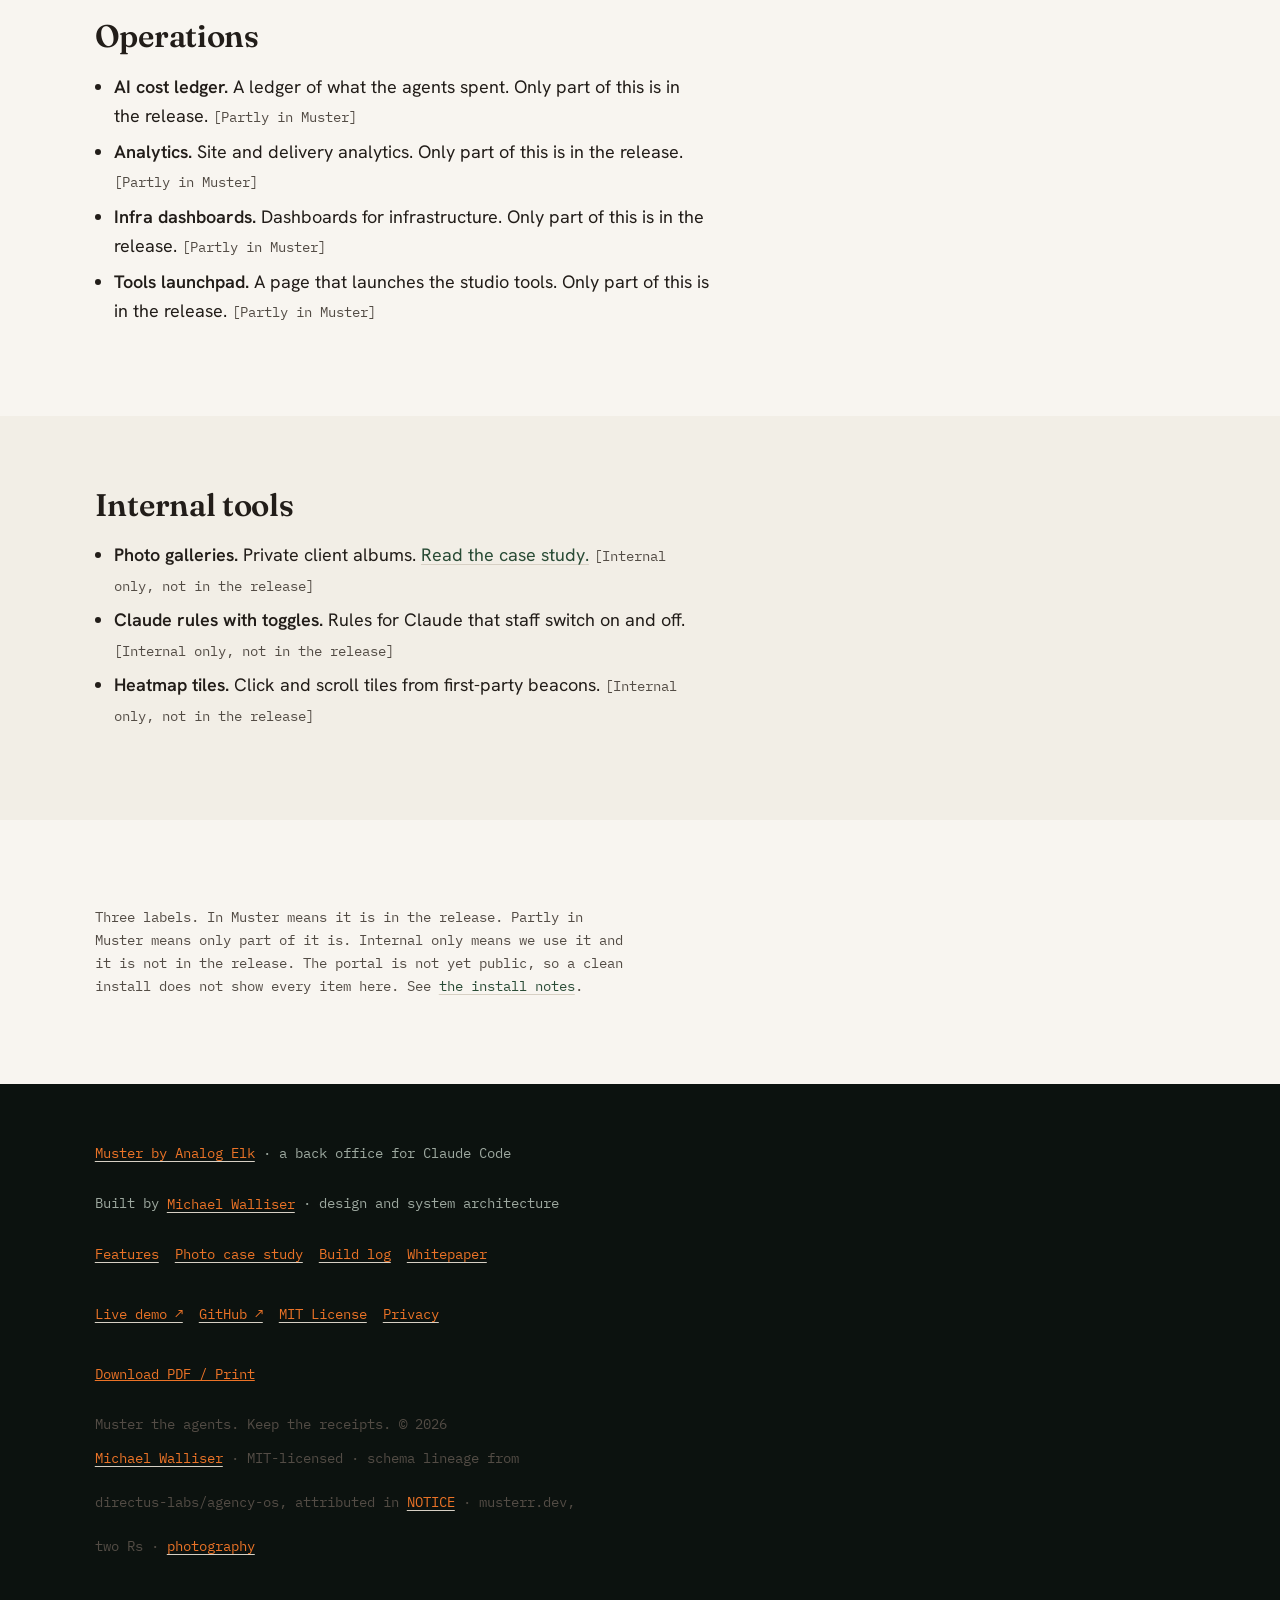
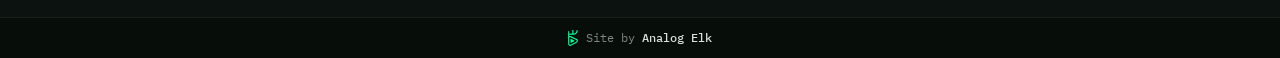
<file: site/features.html>
<!DOCTYPE html>
<html lang="en">
<head>
<meta charset="utf-8">
<meta name="viewport" content="width=device-width, initial-scale=1">
<title>Muster features: what is in the release</title>
<meta name="description" content="A plain list of what is in Muster, what is partly in it, and what we use internally and do not ship.">
<link rel="canonical" href="https://musterr.dev/features.html">

<meta property="og:type" content="website">
<meta property="og:url" content="https://musterr.dev/features.html">
<meta property="og:title" content="Muster features: what is in the release">
<meta property="og:description" content="A plain list of what is in Muster, what is partly in it, and what we use internally and do not ship.">
<meta property="og:image" content="https://musterr.dev/assets/muster-board.png">
<meta property="og:image:alt" content="The Muster task board: rows grouped by status, in the team portal.">
<meta name="twitter:card" content="summary_large_image">
<meta name="twitter:title" content="Muster features: what is in the release">
<meta name="twitter:description" content="A plain list of what is in Muster, what is partly in it, and what we use internally and do not ship.">
<meta name="twitter:image" content="https://musterr.dev/assets/muster-board.png">

<!-- favicon: three steps + one ember, the Build-Trail at 16px -->
<link rel="icon" href="data:image/svg+xml,%3Csvg xmlns='http://www.w3.org/2000/svg' viewBox='0 0 48 64'%3E%3Cpolyline points='6,58 18,58 18,44 30,44 30,30 42,30' fill='none' stroke='%2325402F' stroke-width='5' stroke-linecap='square'/%3E%3Cpolyline points='30,30 30,16 42,16' fill='none' stroke='%23DE7330' stroke-width='5' stroke-linecap='square'/%3E%3Ccircle cx='42' cy='16' r='5' fill='%23DE7330'/%3E%3C/svg%3E">

<!-- fonts: Fraunces (display), Hanken Grotesk (body), IBM Plex Mono (mono), display:swap -->
<link rel="preconnect" href="https://fonts.googleapis.com">
<link rel="preconnect" href="https://fonts.gstatic.com" crossorigin>
<link href="https://fonts.googleapis.com/css2?family=Fraunces:opsz,wght@9..144,400;9..144,600&family=Hanken+Grotesk:wght@400;500;600&family=IBM+Plex+Mono:wght@400;500;600&display=swap" rel="stylesheet">

<link rel="stylesheet" href="styles.css">

<!-- Matomo: self-hosted, cookieless (disableCookies), IP-anonymized server-side; skipped entirely
     when the browser sends Global Privacy Control (DNT is honored server-side by Matomo).
     Disclosed in privacy.html -->
<script>
if (!navigator.globalPrivacyControl) {
  var _paq = window._paq = window._paq || [];
  _paq.push(['disableCookies']);
  _paq.push(['setTrackerUrl', 'https://analytics.analogelk.com/matomo.php']);
  _paq.push(['setSiteId', '10']);
  _paq.push(['trackPageView']);
  _paq.push(['enableLinkTracking']);
  var g = document.createElement('script');
  g.async = true;
  g.src = 'https://analytics.analogelk.com/matomo.js';
  document.head.appendChild(g);
}
</script>

<!-- Interaction heatmap: first-party beacon to our own sink (analogelk.com), the same
     infrastructure as the analytics above. Anonymous click positions and scroll depth
     only: no cookies, no PII, no element text. Runs only on the production hostname and
     is skipped entirely when the browser sends Global Privacy Control.
     Disclosed in privacy.html -->
<script>
if (!navigator.globalPrivacyControl) {
  (function () {
    'use strict';
    if (typeof navigator.sendBeacon !== 'function') return;
    if (location.hostname !== 'musterr.dev' && location.hostname !== 'www.musterr.dev') return;

    var ENDPOINT = 'https://analogelk.com/api/interactions';
    var MAX_CLICK_BEACONS = 200; // storm cap per page load
    var SITE = 'musterr.dev';

    var device = /Mobi|Android|iPhone|iPad|iPod|Tablet/i.test(navigator.userAgent)
      ? 'mobile'
      : 'desktop';

    function beacon(body) {
      try {
        navigator.sendBeacon(ENDPOINT, JSON.stringify(body));
      } catch (e) {
        /* telemetry must never affect the page */
      }
    }

    // Clicks: one capture-phase listener, viewport-relative X, document-relative Y.
    var clickCount = 0;
    document.addEventListener('click', function (e) {
      if (clickCount >= MAX_CLICK_BEACONS) return;
      clickCount += 1;
      var scrollHeight = document.documentElement.scrollHeight || document.body.scrollHeight;
      var xPct = (e.clientX / window.innerWidth) * 100;
      var yPct = scrollHeight > 0 ? ((e.clientY + window.scrollY) / scrollHeight) * 100 : 0;
      beacon({
        event_type: 'click',
        route: location.pathname,
        site: SITE,
        xPct: Math.min(100, Math.max(0, xPct)),
        yPct: Math.min(100, Math.max(0, yPct)),
        viewport_w: window.innerWidth,
        viewport_h: window.innerHeight,
        device: device
      });
    }, true);

    // Scroll depth: rAF-throttled max tracker, one beacon per page view,
    // flushed on pagehide or tab-hide (whichever comes first).
    var maxScroll = 0;
    var ticking = false;

    function currentScrollPct() {
      var scrollHeight = document.documentElement.scrollHeight || document.body.scrollHeight;
      if (!scrollHeight) return 0;
      var raw = ((window.scrollY + window.innerHeight) / scrollHeight) * 100;
      return Math.min(100, Math.max(0, raw));
    }

    window.addEventListener('scroll', function () {
      if (ticking) return;
      ticking = true;
      window.requestAnimationFrame(function () {
        var p = currentScrollPct();
        if (p > maxScroll) maxScroll = p;
        ticking = false;
      });
    }, { passive: true });

    function flush() {
      if (maxScroll <= 0) return;
      beacon({
        event_type: 'scroll',
        route: location.pathname,
        site: SITE,
        scroll_pct: maxScroll,
        viewport_w: window.innerWidth,
        viewport_h: window.innerHeight,
        device: device
      });
      maxScroll = 0;
    }

    window.addEventListener('pagehide', flush);
    document.addEventListener('visibilitychange', function () {
      if (document.visibilityState === 'hidden') flush();
    });
  })();
}
</script>
</head>
<body>
<a class="skip" href="#main">Skip to content</a>

<header class="topbar" id="topbar" hidden>
  <a class="topbar__brand" href="/" aria-label="Muster: home">
    <svg viewBox="0 0 48 64" aria-hidden="true"><polyline points="6,58 18,58 18,44 30,44 30,30 42,30" fill="none" stroke="var(--pine)" stroke-width="4.5" stroke-linecap="square"/><polyline points="30,30 30,16 42,16" fill="none" stroke="var(--ember)" stroke-width="4.5" stroke-linecap="square"/><circle cx="42" cy="16" r="4.5" fill="var(--ember)"/></svg>
    Muster
  </a>
  <nav class="topbar__nav" aria-label="Site links">
    <a href="/">Product</a>
    <a href="/features.html">Features</a>
    <a href="/photo.html">Photo</a>
    <a href="/about.html">Build log</a>
    <a href="/paper.html">Whitepaper</a>
  </nav>
  <span class="topbar__spacer"></span>
  <div class="topbar__cta">
    <a class="btn btn--live btn--sm" href="https://app.musterr.dev" target="_blank" rel="noopener" title="static demo snapshot, no sign-in">Live demo ↗</a>
    <a class="btn btn--sm topbar__secondary" href="/about.html">Build log</a>
  </div>
</header>

<main id="main">
<section class="band band-paper hero" id="top">
  <div class="doc">
    <svg class="hero__mark trail-draw" viewBox="0 0 48 64" role="img" aria-label="The Build-Trail: stacked verified steps, the top step ember and live">
      <polyline points="4,60 16,60 16,48 28,48 28,36 40,36" fill="none" stroke="var(--pine)" stroke-width="3.4" stroke-linecap="square" stroke-linejoin="miter" style="--len:120"/>
      <polyline class="ember-step" points="28,36 28,22 40,22" fill="none" stroke="var(--ember)" stroke-width="3.4" stroke-linecap="square" stroke-linejoin="miter" style="--len:40"/>
      <circle cx="40" cy="22" r="3.4" fill="var(--ember)"/>
    </svg>
    <h1 class="hero__wordmark">What is in Muster.</h1>
    <p class="hero__lede">Each item has one sentence and one label. The label says whether it is in the release.</p>
  </div>
</section>

<section class="band band-paper band-paper--alt">
  <div class="doc">
    <h2 class="h2">Delivery</h2>
    <ul class="tight">
      <li><strong>Task board and sprints.</strong> A task board with sprints. Agents and people read and write the same rows. <span class="fineprint">[In Muster]</span></li>
      <li><strong>Releases.</strong> Each release has a record with a changelog. <span class="fineprint">[In Muster]</span></li>
    </ul>
  </div>
</section>
<section class="band band-paper">
  <div class="doc">
    <h2 class="h2">Clients and money</h2>
    <ul class="tight">
      <li><strong>Client portal.</strong> Clients see their own projects, tasks, invoices, and messages. <span class="fineprint">[In Muster]</span></li>
      <li><strong>Proposals.</strong> Proposals are stored as records. <span class="fineprint">[In Muster]</span></li>
      <li><strong>Invoices and Stripe billing.</strong> Invoices are stored as records and billing runs through Stripe. <span class="fineprint">[In Muster]</span></li>
      <li><strong>Deals and expenses.</strong> Deals and expenses are stored as records. <span class="fineprint">[In Muster]</span></li>
    </ul>
  </div>
</section>
<section class="band band-paper band-paper--alt">
  <div class="doc">
    <h2 class="h2">Knowledge and assets</h2>
    <ul class="tight">
      <li><strong>Knowledge base.</strong> A searchable set of pages. It is not in a clean install. <span class="fineprint">[Partly in Muster]</span></li>
      <li><strong>DAM and brand books.</strong> Asset library and brand books. Only part of this is in the release. <span class="fineprint">[Partly in Muster]</span></li>
    </ul>
  </div>
</section>
<section class="band band-paper">
  <div class="doc">
    <h2 class="h2">Operations</h2>
    <ul class="tight">
      <li><strong>AI cost ledger.</strong> A ledger of what the agents spent. Only part of this is in the release. <span class="fineprint">[Partly in Muster]</span></li>
      <li><strong>Analytics.</strong> Site and delivery analytics. Only part of this is in the release. <span class="fineprint">[Partly in Muster]</span></li>
      <li><strong>Infra dashboards.</strong> Dashboards for infrastructure. Only part of this is in the release. <span class="fineprint">[Partly in Muster]</span></li>
      <li><strong>Tools launchpad.</strong> A page that launches the studio tools. Only part of this is in the release. <span class="fineprint">[Partly in Muster]</span></li>
    </ul>
  </div>
</section>
<section class="band band-paper band-paper--alt">
  <div class="doc">
    <h2 class="h2">Internal tools</h2>
    <ul class="tight">
      <li><strong>Photo galleries.</strong> Private client albums. <a href="/photo.html">Read the case study.</a> <span class="fineprint">[Internal only, not in the release]</span></li>
      <li><strong>Claude rules with toggles.</strong> Rules for Claude that staff switch on and off. <span class="fineprint">[Internal only, not in the release]</span></li>
      <li><strong>Heatmap tiles.</strong> Click and scroll tiles from first-party beacons. <span class="fineprint">[Internal only, not in the release]</span></li>
    </ul>
  </div>
</section>
<section class="band band-paper">
  <div class="doc">
    <p class="fineprint">Three labels. In Muster means it is in the release. Partly in Muster means only part of it is. Internal only means we use it and it is not in the release. The portal is not yet public, so a clean install does not show every item here. See <a href="/#own">the install notes</a>.</p>
  </div>
</section>
</main>

<!-- ===================== FOOTER ===================== -->
<footer class="footer">
  <div class="doc">
    <div><a href="https://analogelk.com" target="_blank" rel="noopener">Muster by Analog Elk</a> · a back office for Claude Code</div>
    <div>Built by <a href="https://walliser.me" target="_blank" rel="noopener">Michael Walliser</a> · design and system architecture</div>
    <div class="footer__links">
      <a href="/features.html">Features</a>
      <a href="/photo.html">Photo case study</a>
      <a href="/about.html">Build log</a>
      <a href="/paper.html">Whitepaper</a>
      <a href="https://app.musterr.dev" target="_blank" rel="noopener" title="static demo snapshot, no sign-in">Live demo ↗</a>
      <a href="https://github.com/AnalogElk/muster" target="_blank" rel="noopener">GitHub ↗</a>
      <a href="https://github.com/AnalogElk/muster/blob/main/LICENSE" target="_blank" rel="noopener">MIT License</a>
      <a href="privacy.html">Privacy</a>
      <button type="button" onclick="window.print()" style="background:none;border:0;padding:0;font:inherit;color:var(--ember);cursor:pointer;text-decoration:underline">Download PDF / Print</button>
    </div>
    <div class="fineprint" style="margin-top:1rem;">Muster the agents. Keep the receipts. © 2026 <a href="https://walliser.me" target="_blank" rel="noopener">Michael Walliser</a> · MIT-licensed · schema lineage from directus-labs/agency-os, attributed in <a href="https://github.com/AnalogElk/muster/blob/main/NOTICE" target="_blank" rel="noopener">NOTICE</a> · musterr.dev, two Rs · <a href="https://wlsr.me" target="_blank" rel="noopener">photography</a></div>
  </div>
</footer>
<div class="ae-credit">
  <a href="https://analogelk.com">
    <svg viewBox="117 123 287 465" width="10" height="16" aria-hidden="true" focusable="false">
      <path d="M206 383.7l93 44.9c8.1 3.9 8.3 15.5.2 19.6l-93 47.8c-7.3 3.7-16-1.5-16-9.7v-92.8c0-8 8.5-13.3 15.8-9.8z"/>
      <path d="M368.5 381.2L199 299.3c-15.5-7.5-32.9-7-47.9.9v-36.6l135.6-1.1c59.5-.5 107.7-48.6 108.2-108.2l.2-25.9-35-.3-.2 23.5c-.3 41.7-34.1 75.5-75.8 75.8l-9.8.1-.8-102.3-35 .3.8 102.2-88.2.7v-69.7h-31.8v256.9h0v108.6c0 21.2 9.9 40.6 26.4 51.9 9.2 6.3 19.7 9.6 30.2 9.6 8.3 0 16.5-2 24.3-6l169.5-87.2c20.2-10.4 32.7-32 32.4-56.3-.1-25.2-13-46.5-33.4-56.3z m-12.6 80l-169.5 87.2c-7.7 4-16.3 3.4-23.5-1.6-7.2-4.9-11.3-13.1-11.3-22.3V355.4c0-9.1 4.1-17.2 11.1-22.2 4.1-2.9 8.6-4.3 13.2-4.3 3.4 0 6.7.8 10 2.3l169.5 81.9c8.9 4.3 14.3 13.2 14.4 23.8.1 10.7-5.1 19.8-13.9 24.3z"/>
    </svg>
    <span>Site by <strong>Analog Elk</strong></span>
  </a>
</div>

<script>
(function () {
  "use strict";
  var topbar = document.getElementById("topbar");
  var hero = document.getElementById("top");
  if (topbar) topbar.hidden = false;
  if (topbar && "IntersectionObserver" in window) {
    new IntersectionObserver(function (entries) {
      entries.forEach(function (e) {
        topbar.classList.toggle("is-visible", !e.isIntersecting);
      });
    }, { rootMargin: "-120px 0px 0px 0px" }).observe(hero);
  } else if (topbar) {
    topbar.classList.add("is-visible");
  }
})();
</script>
</body>
</html>
</file>
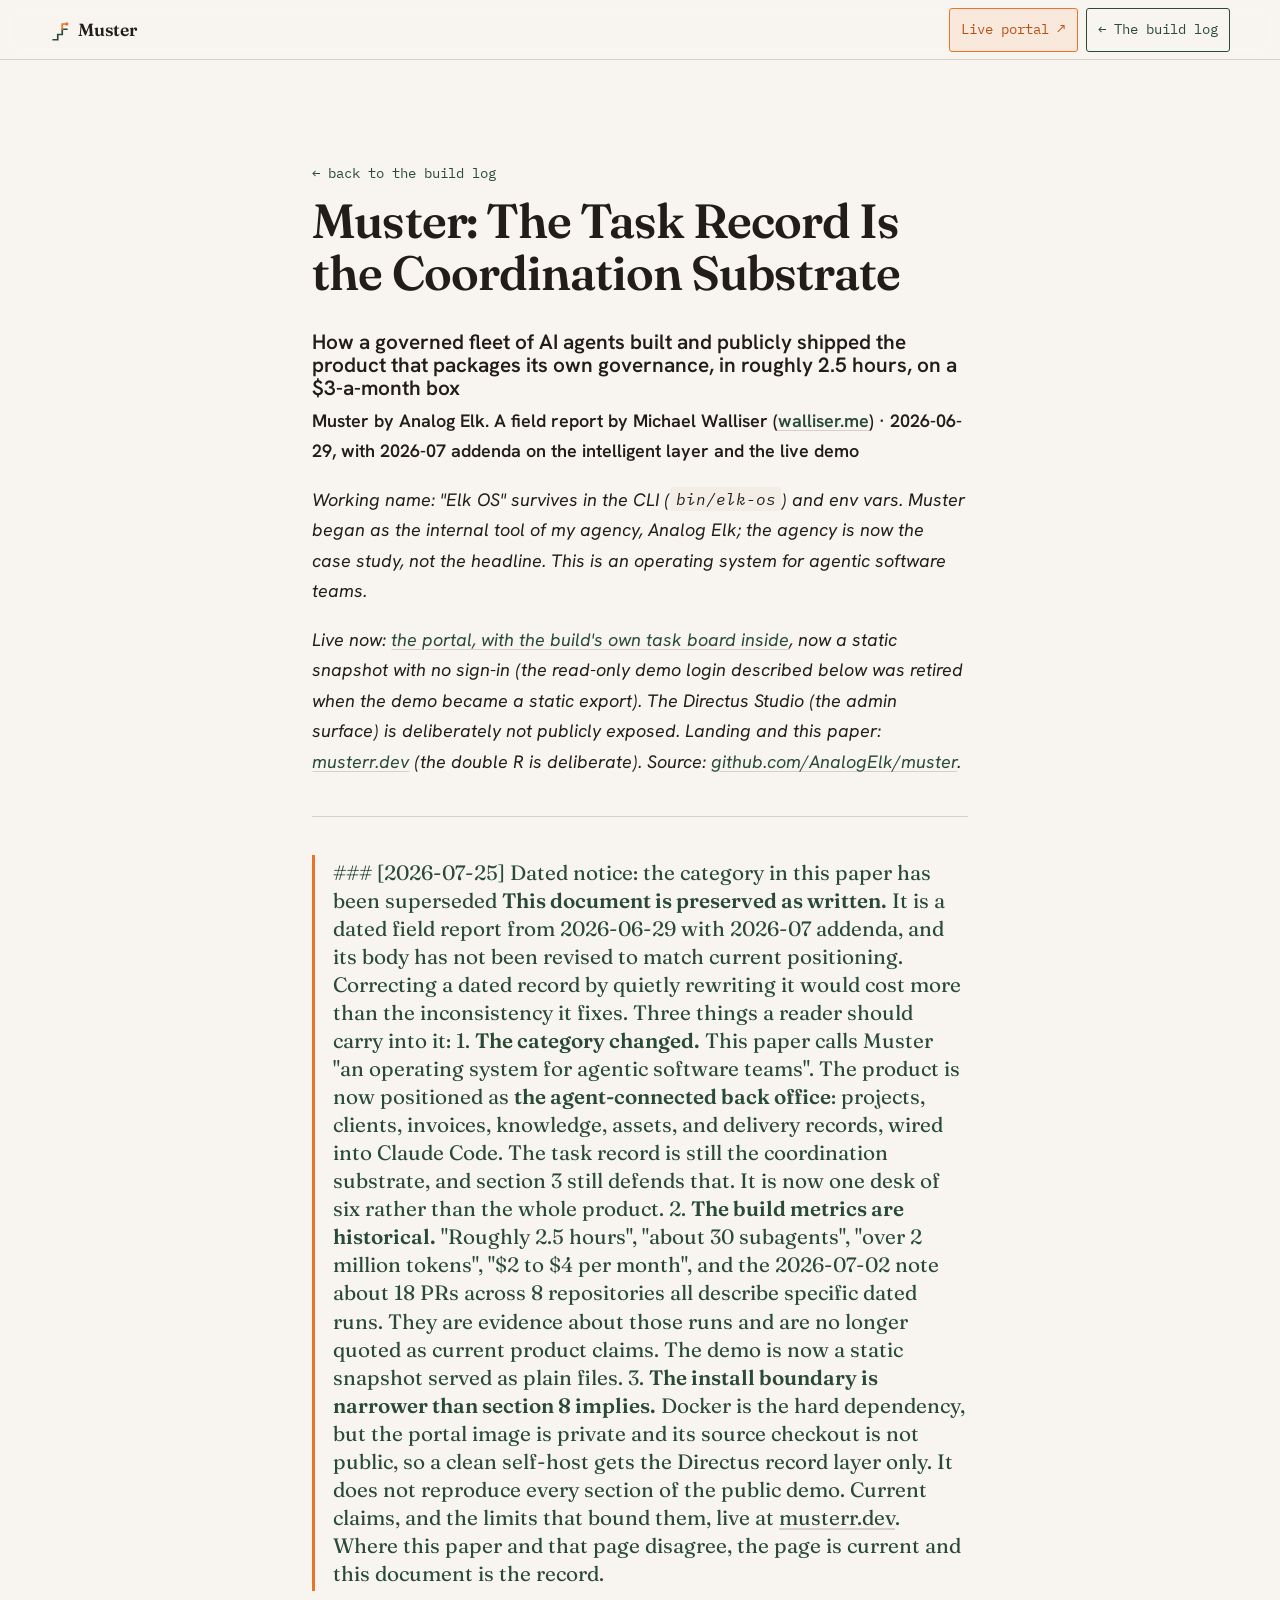
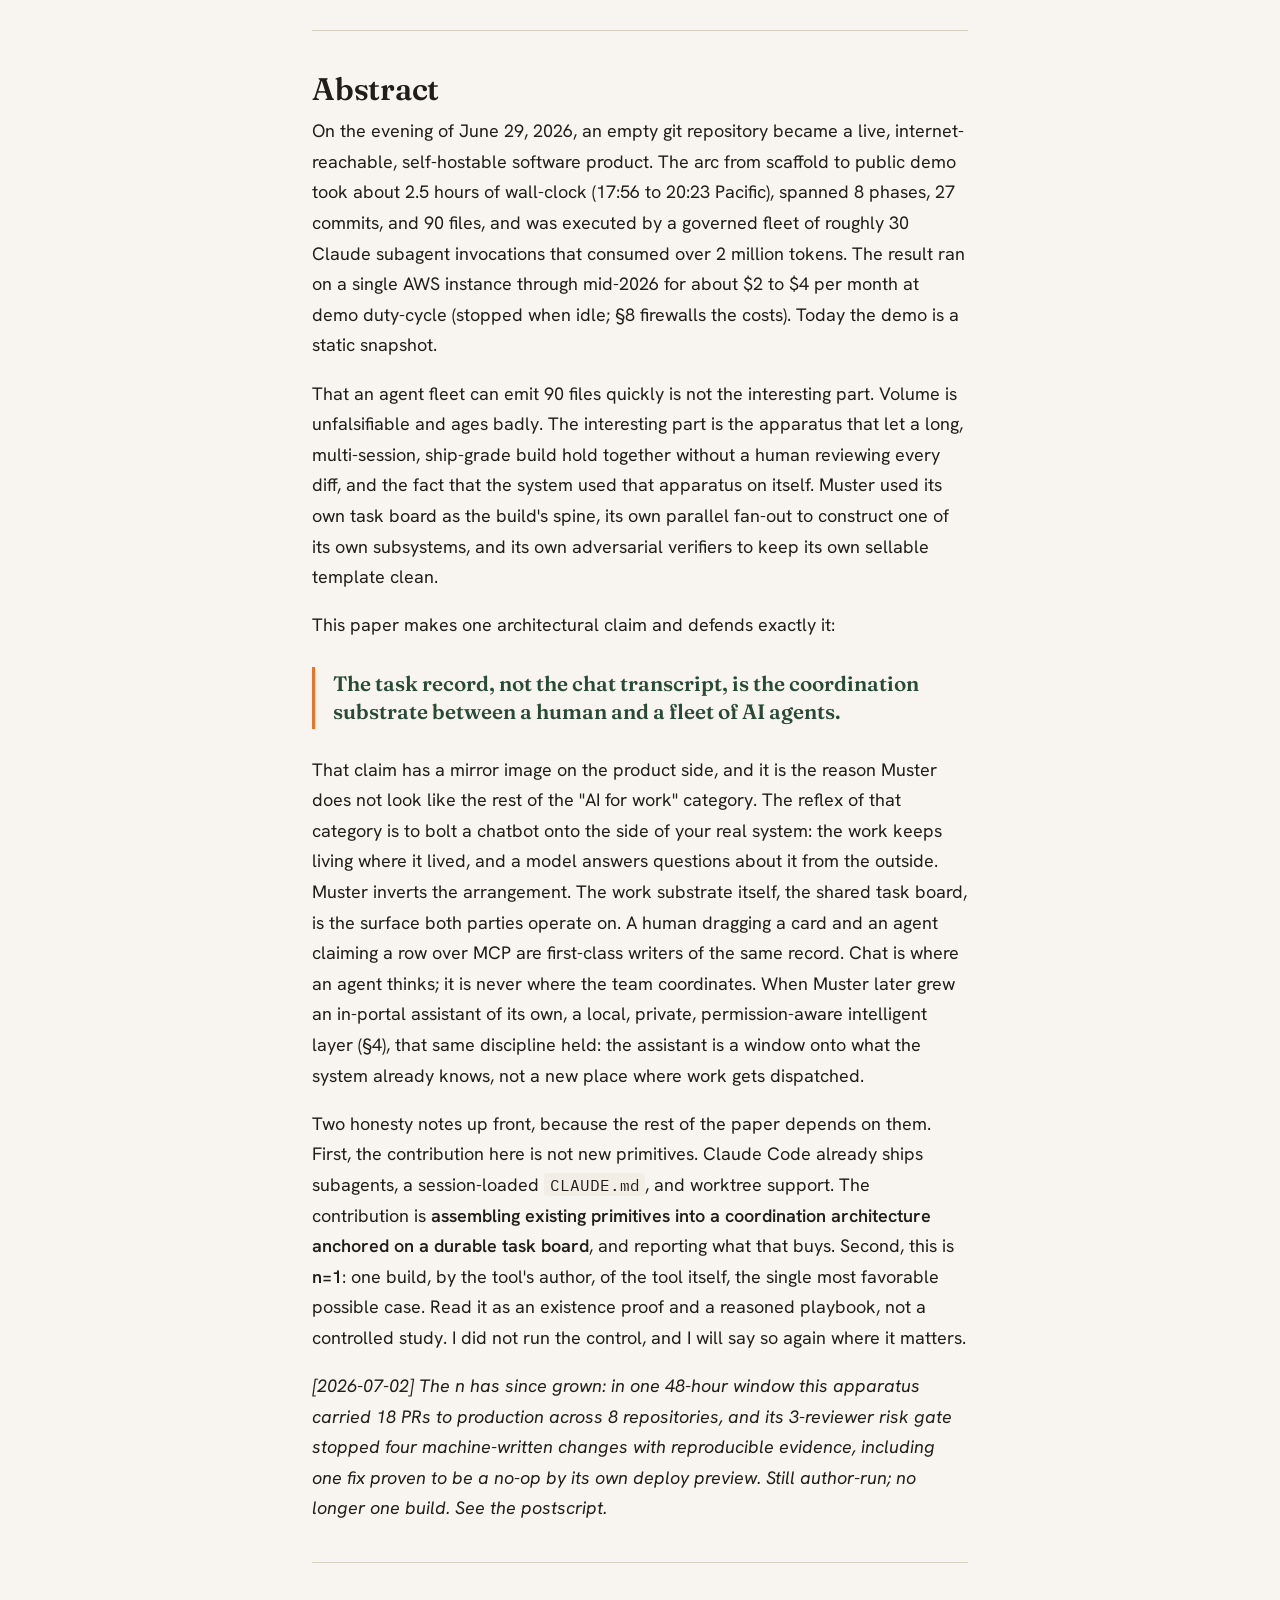
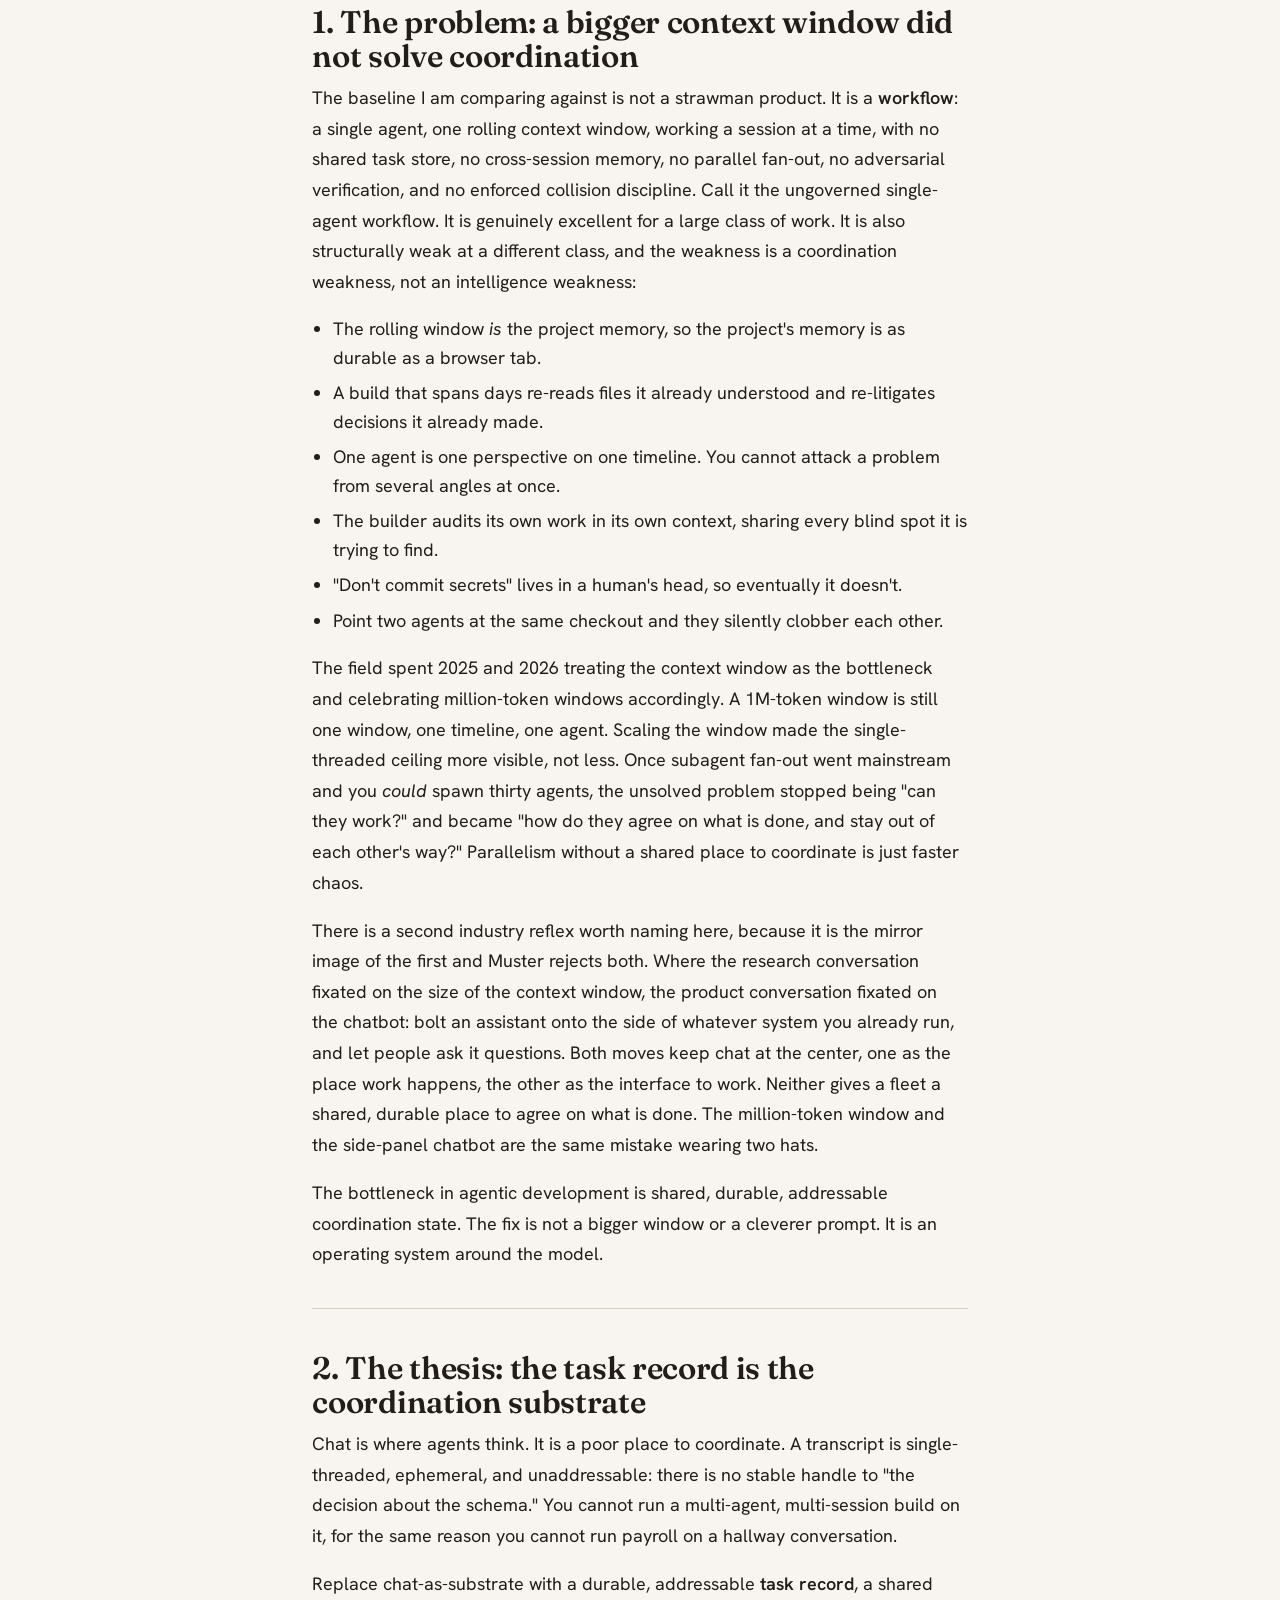
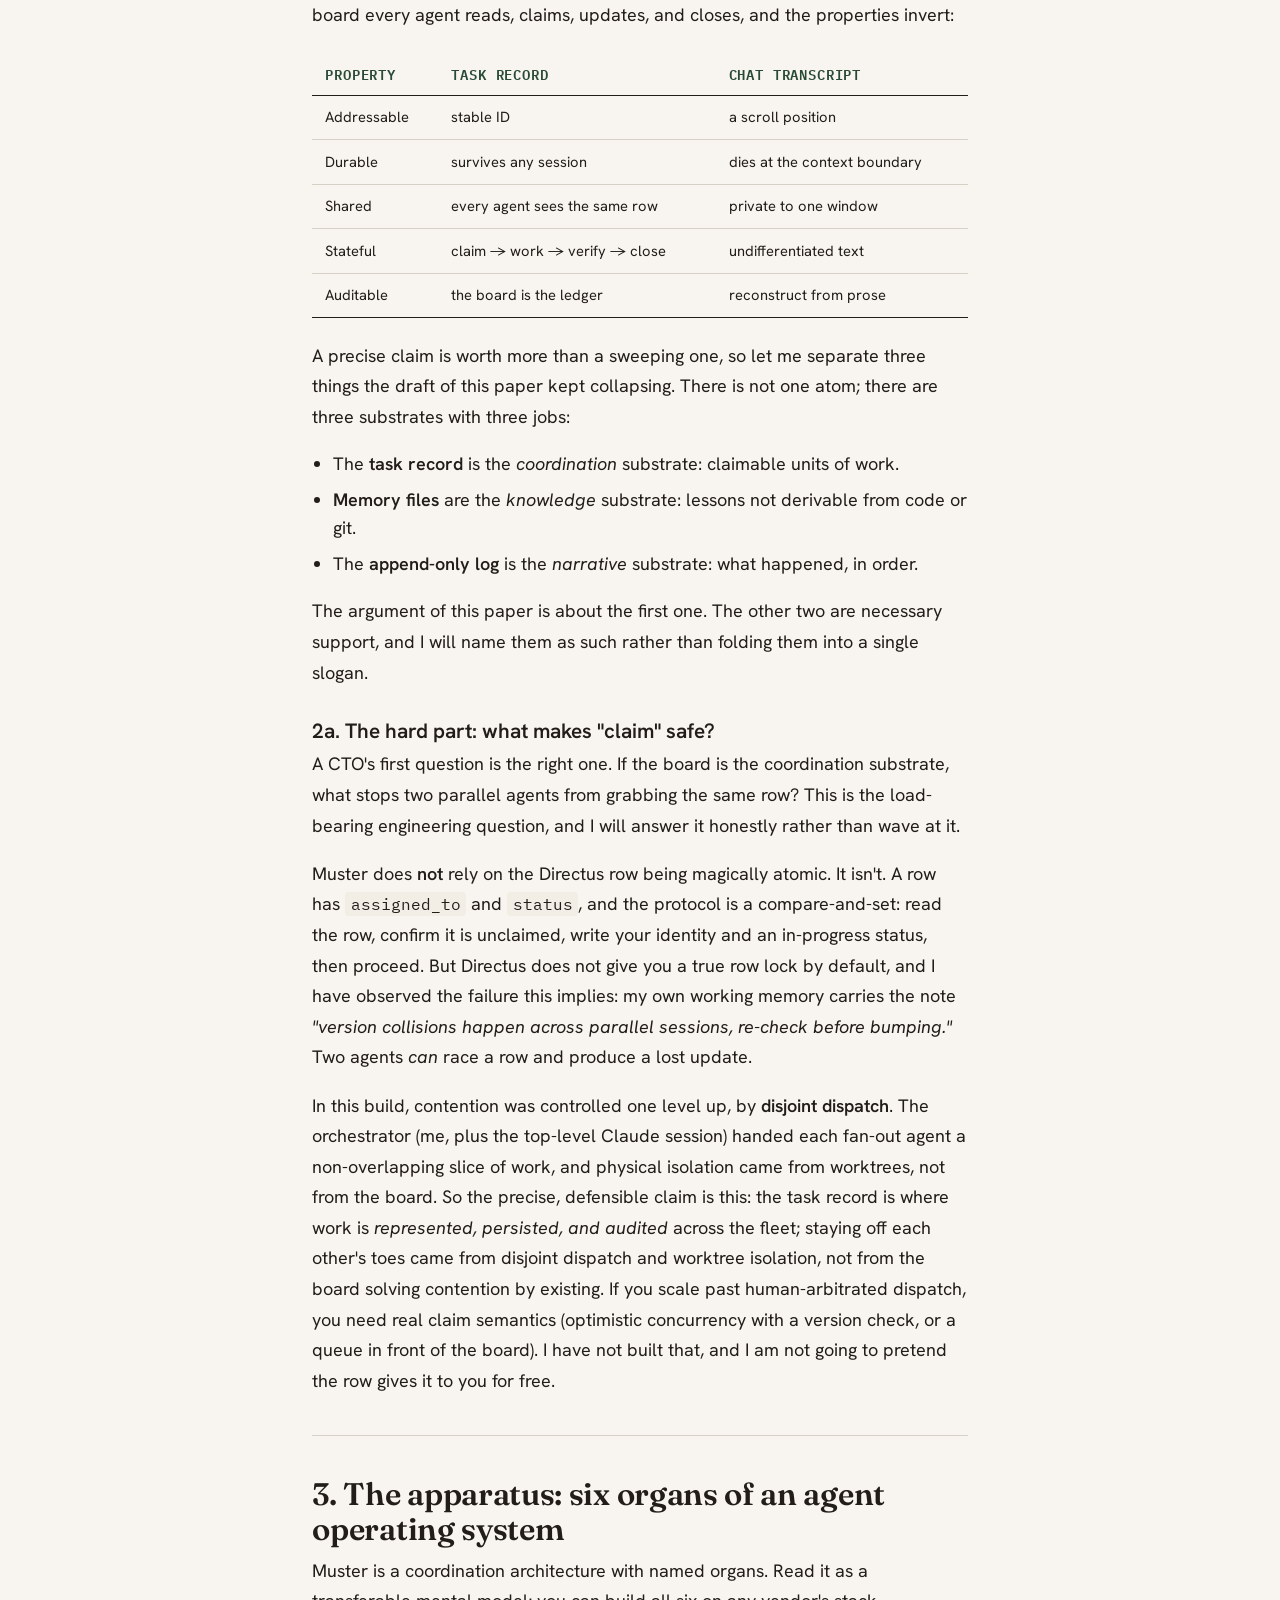
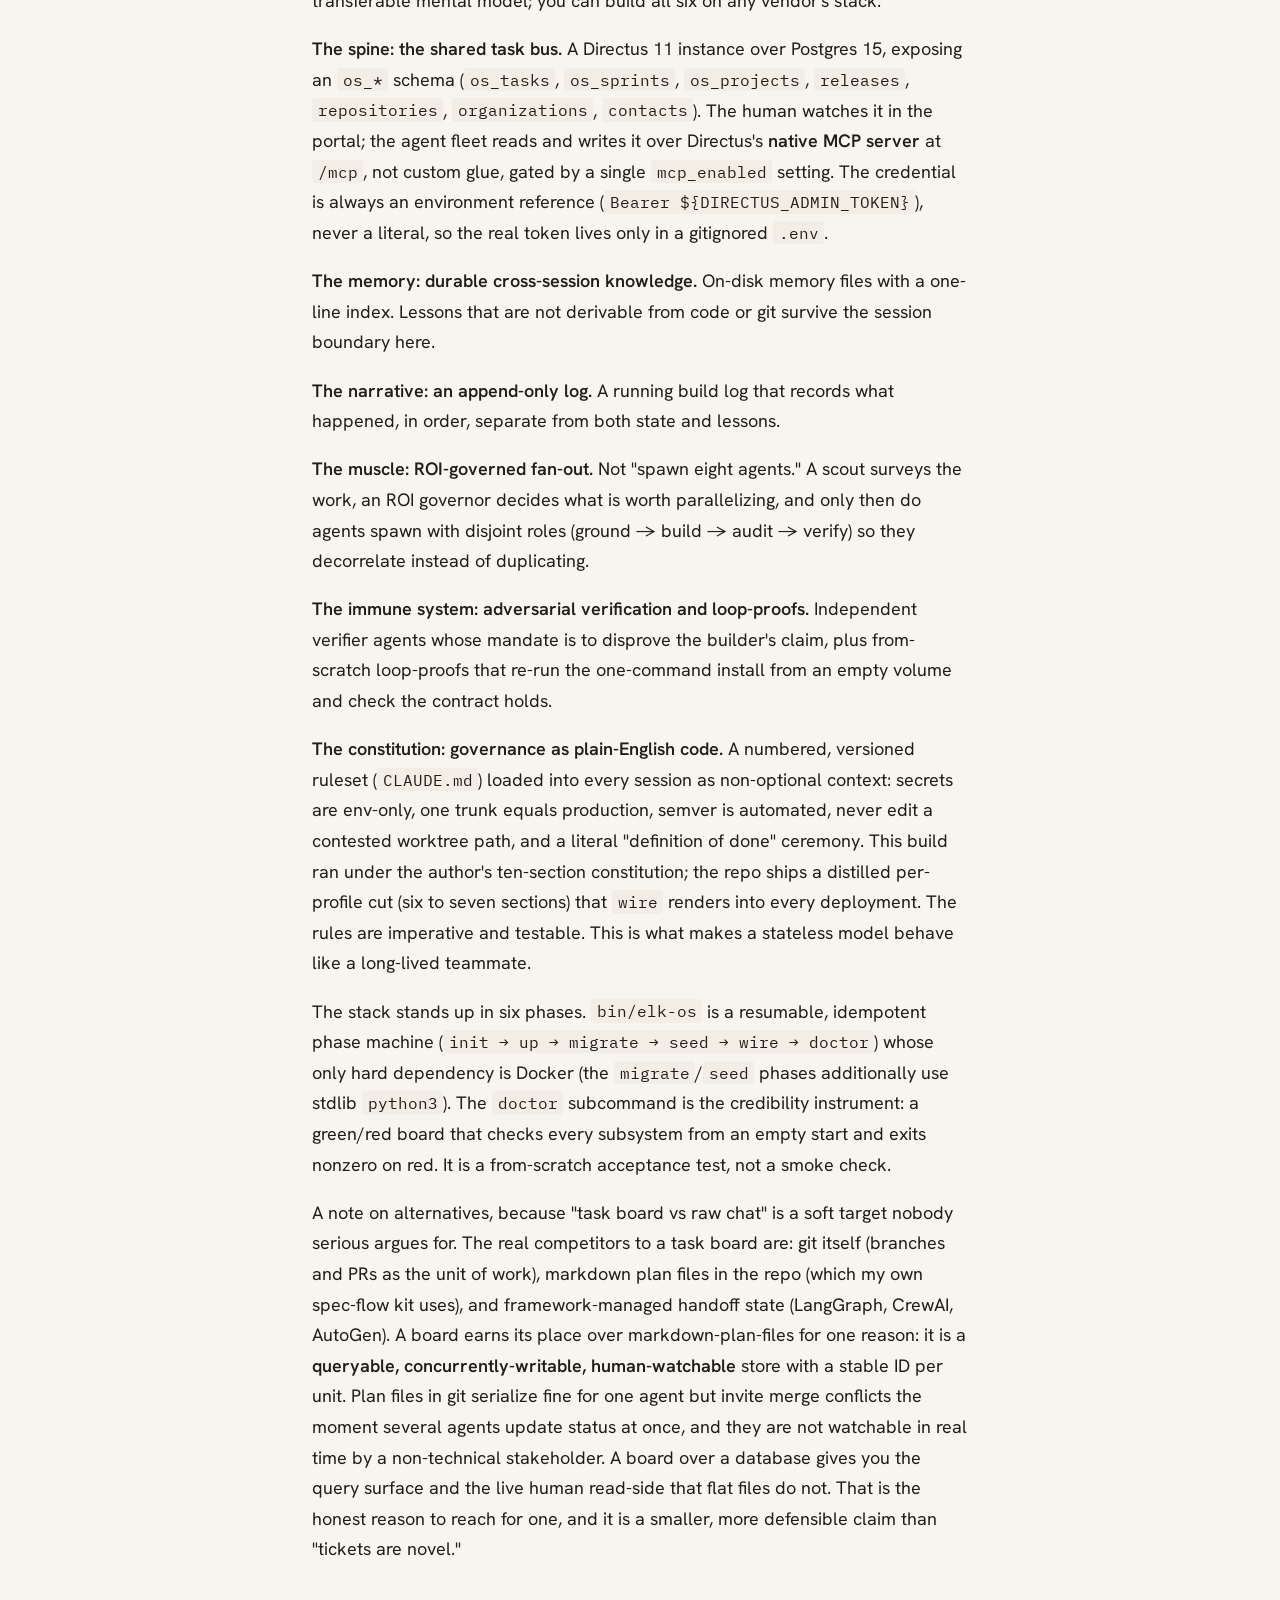
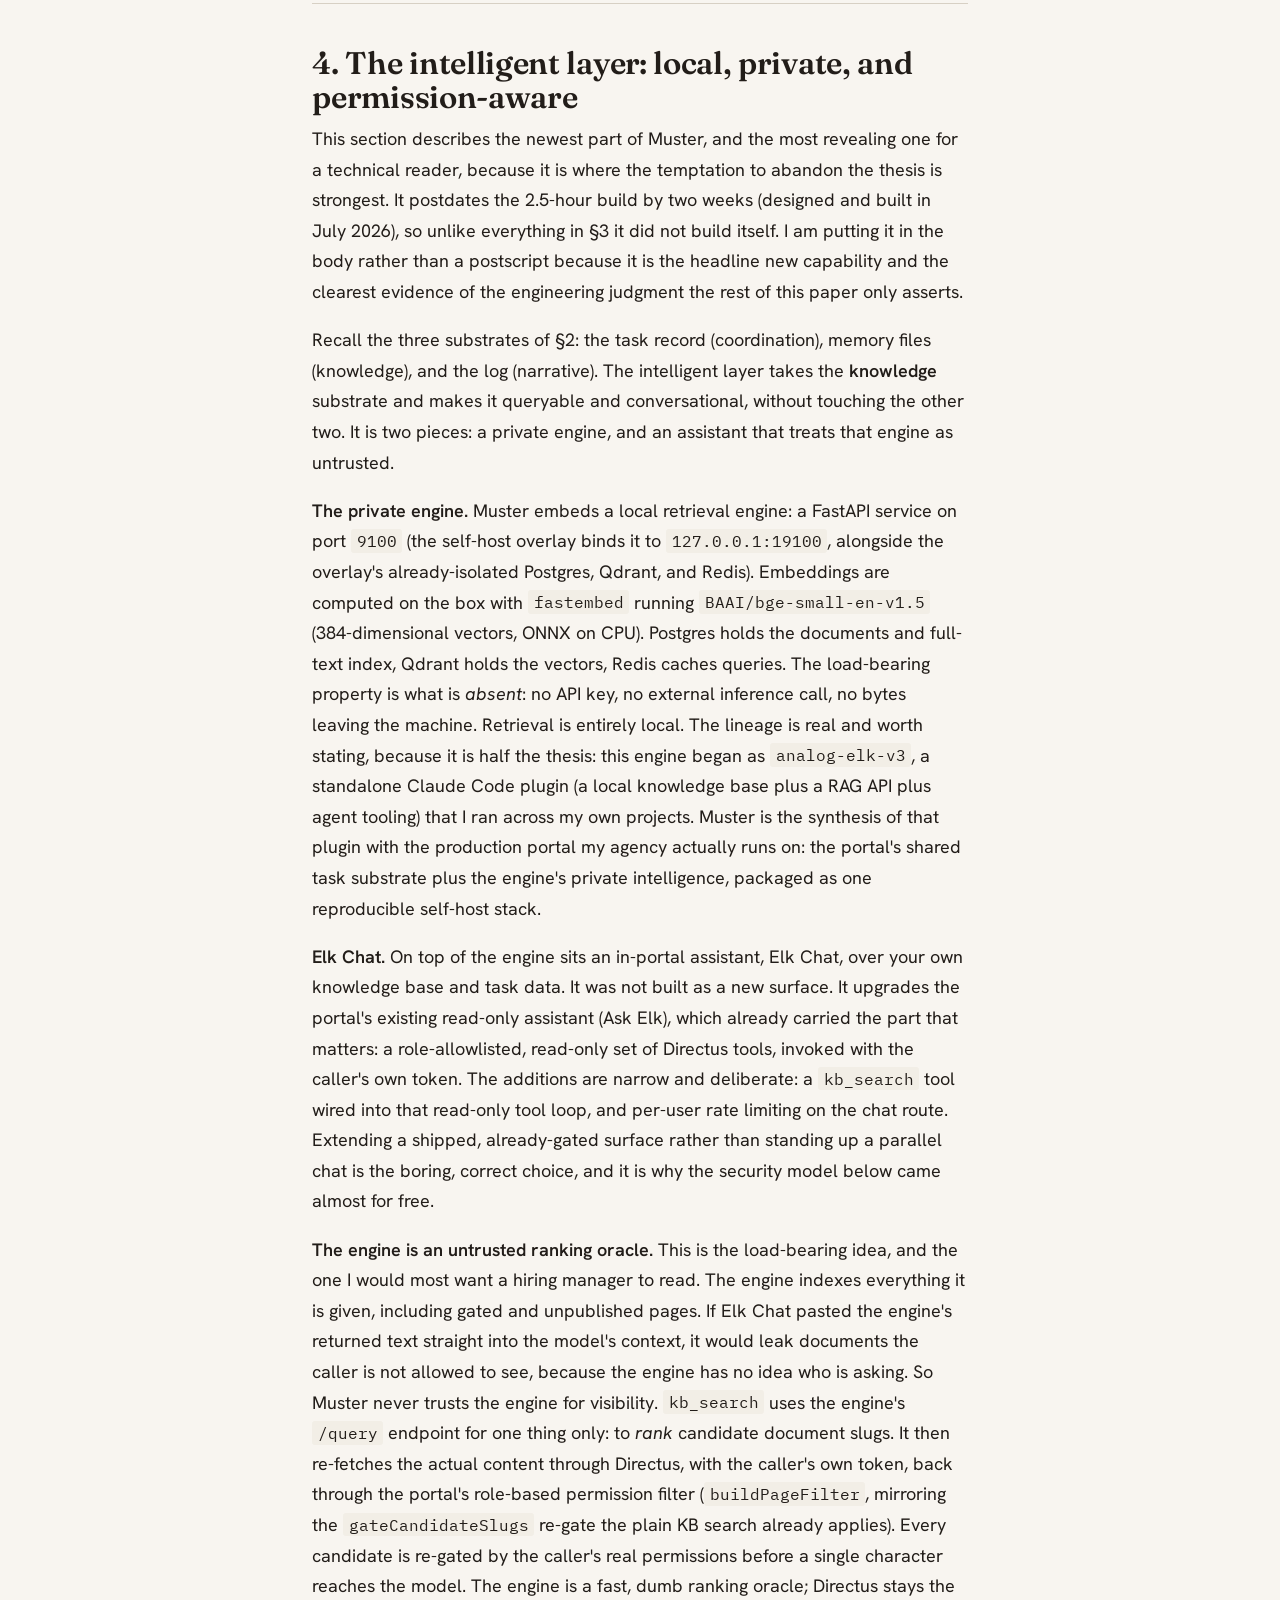
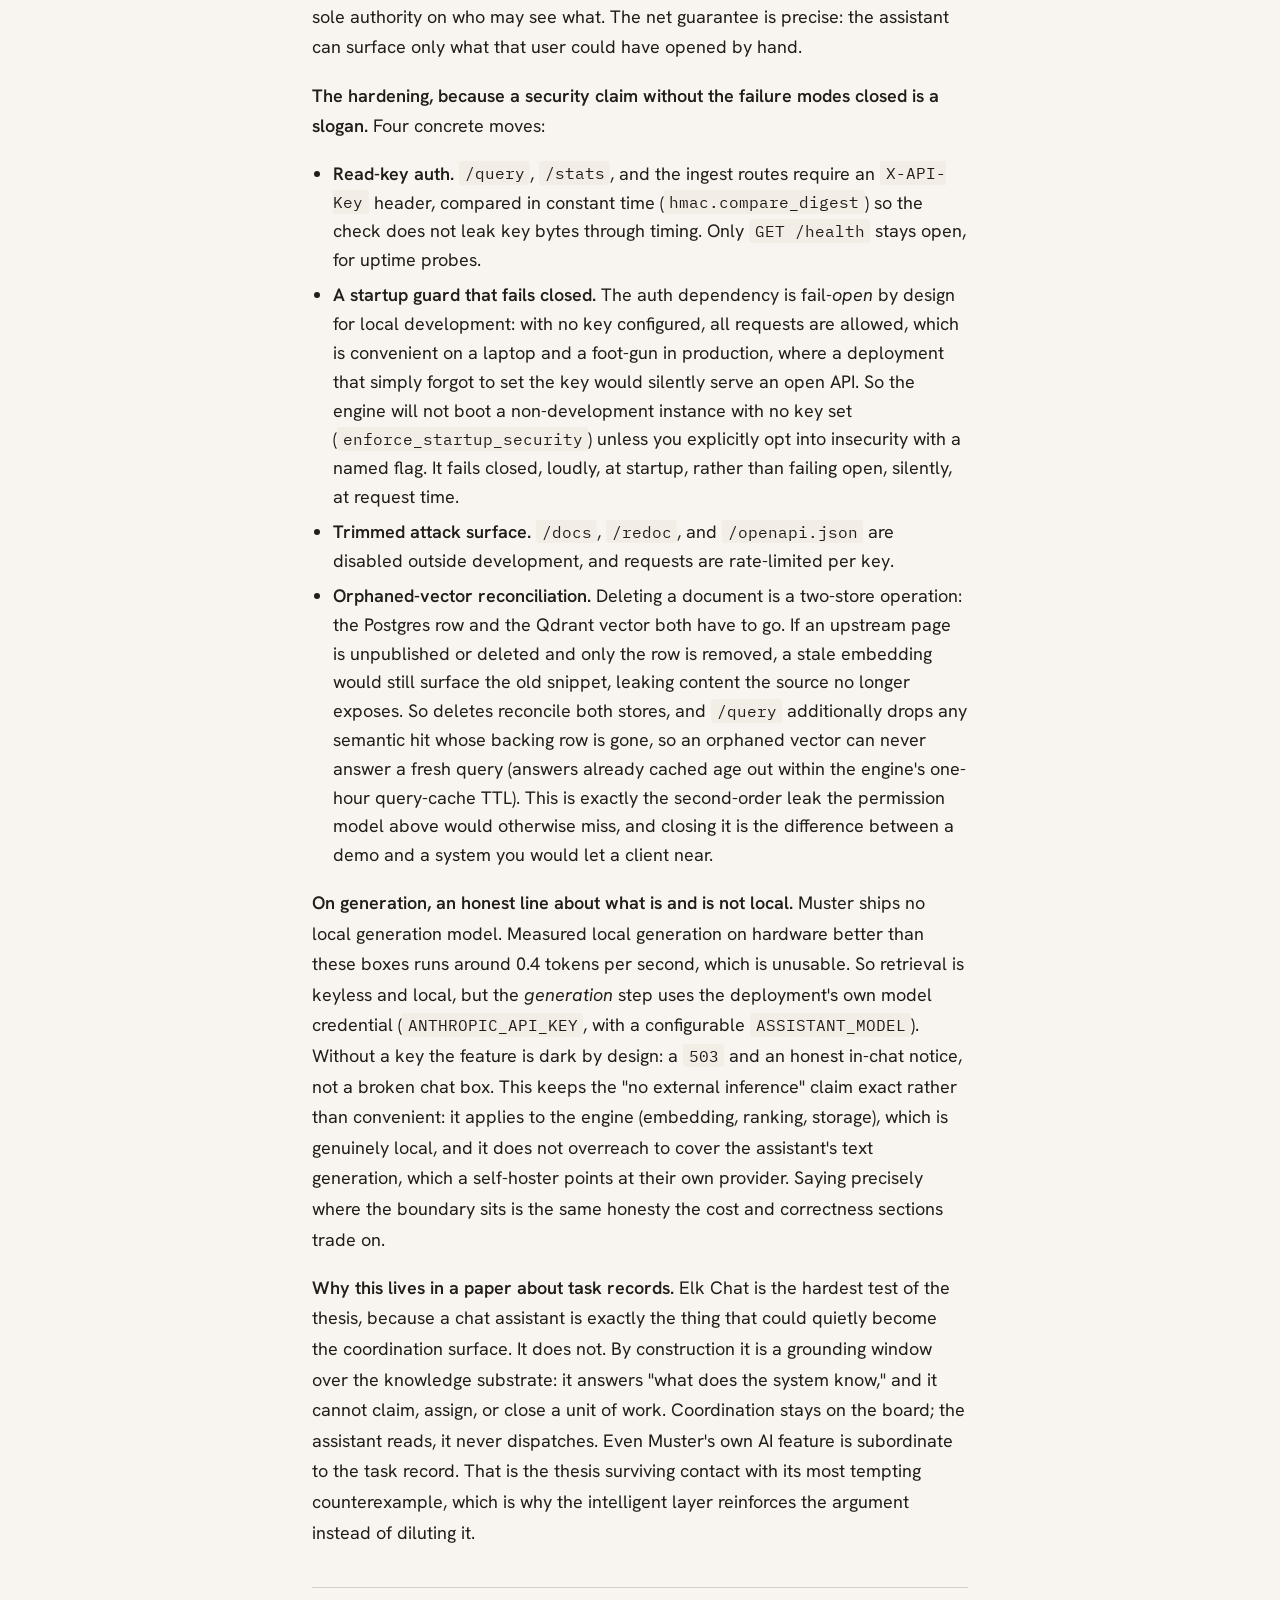
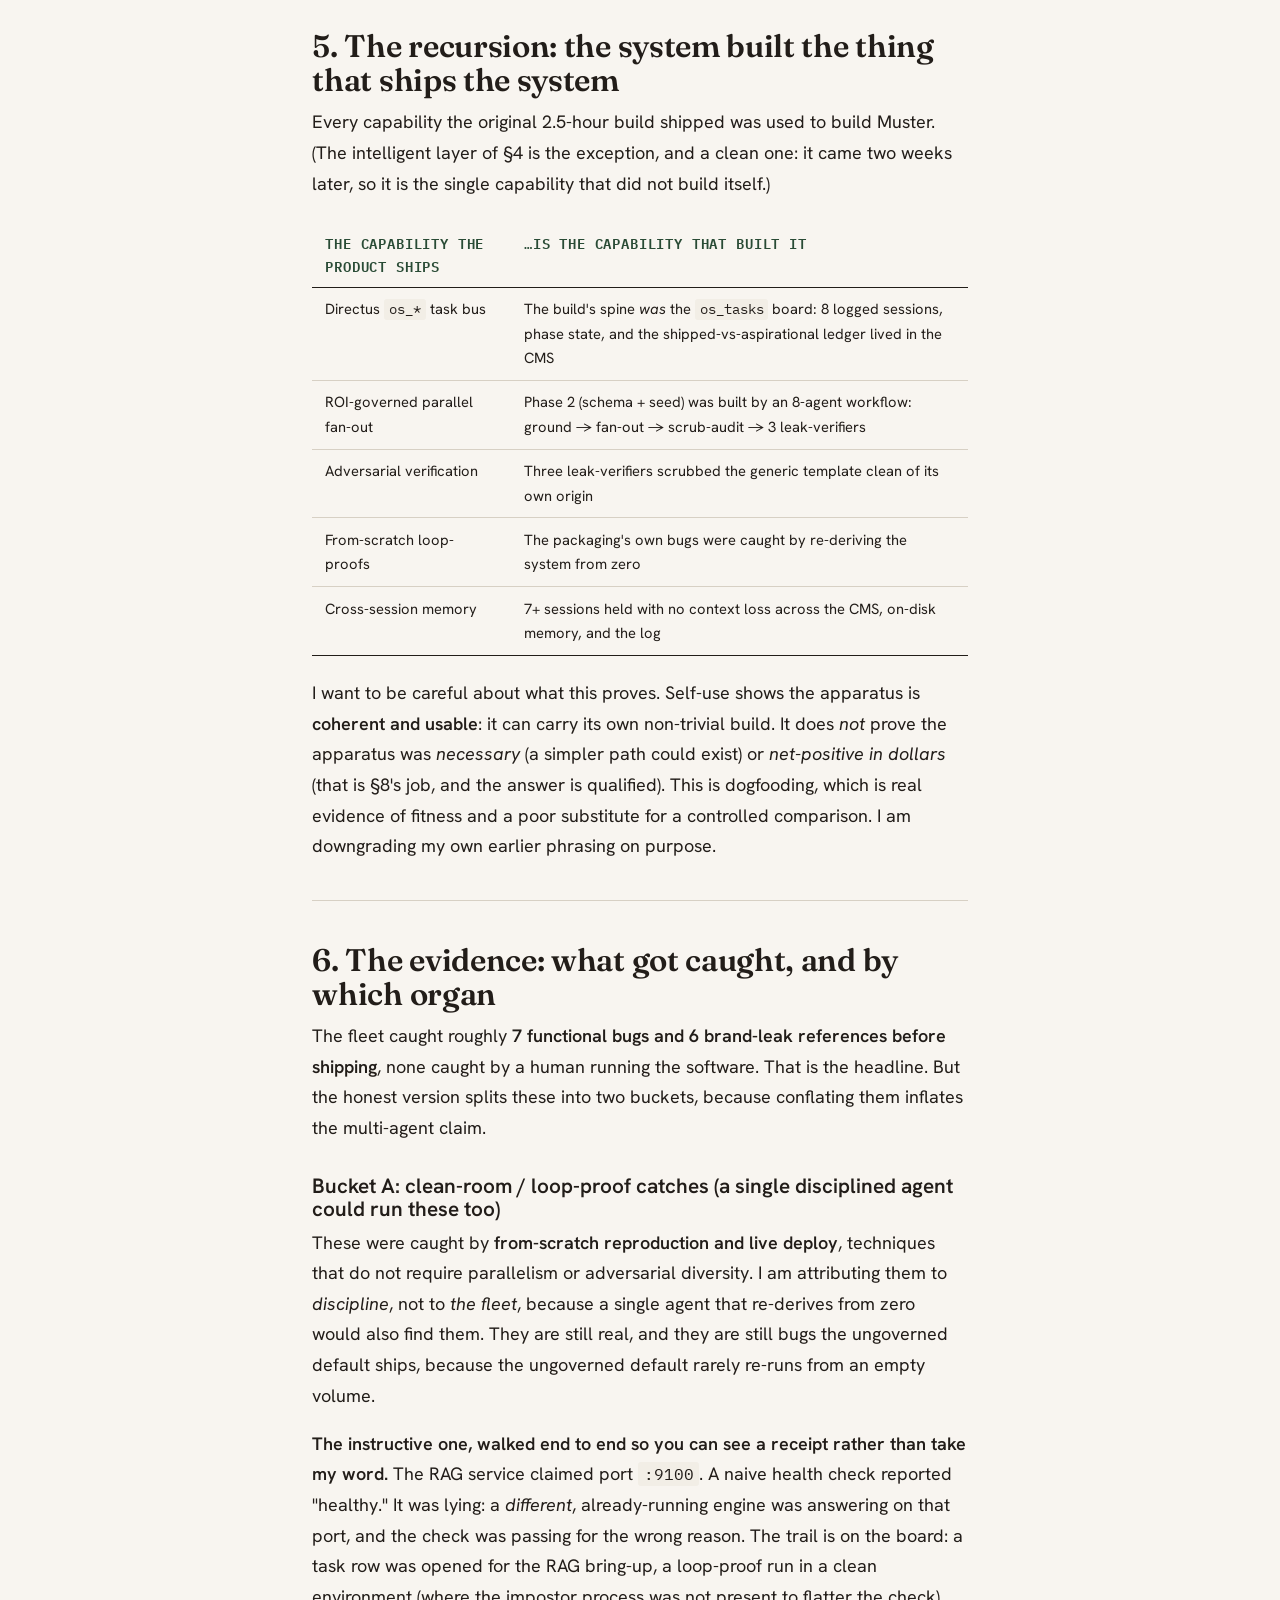
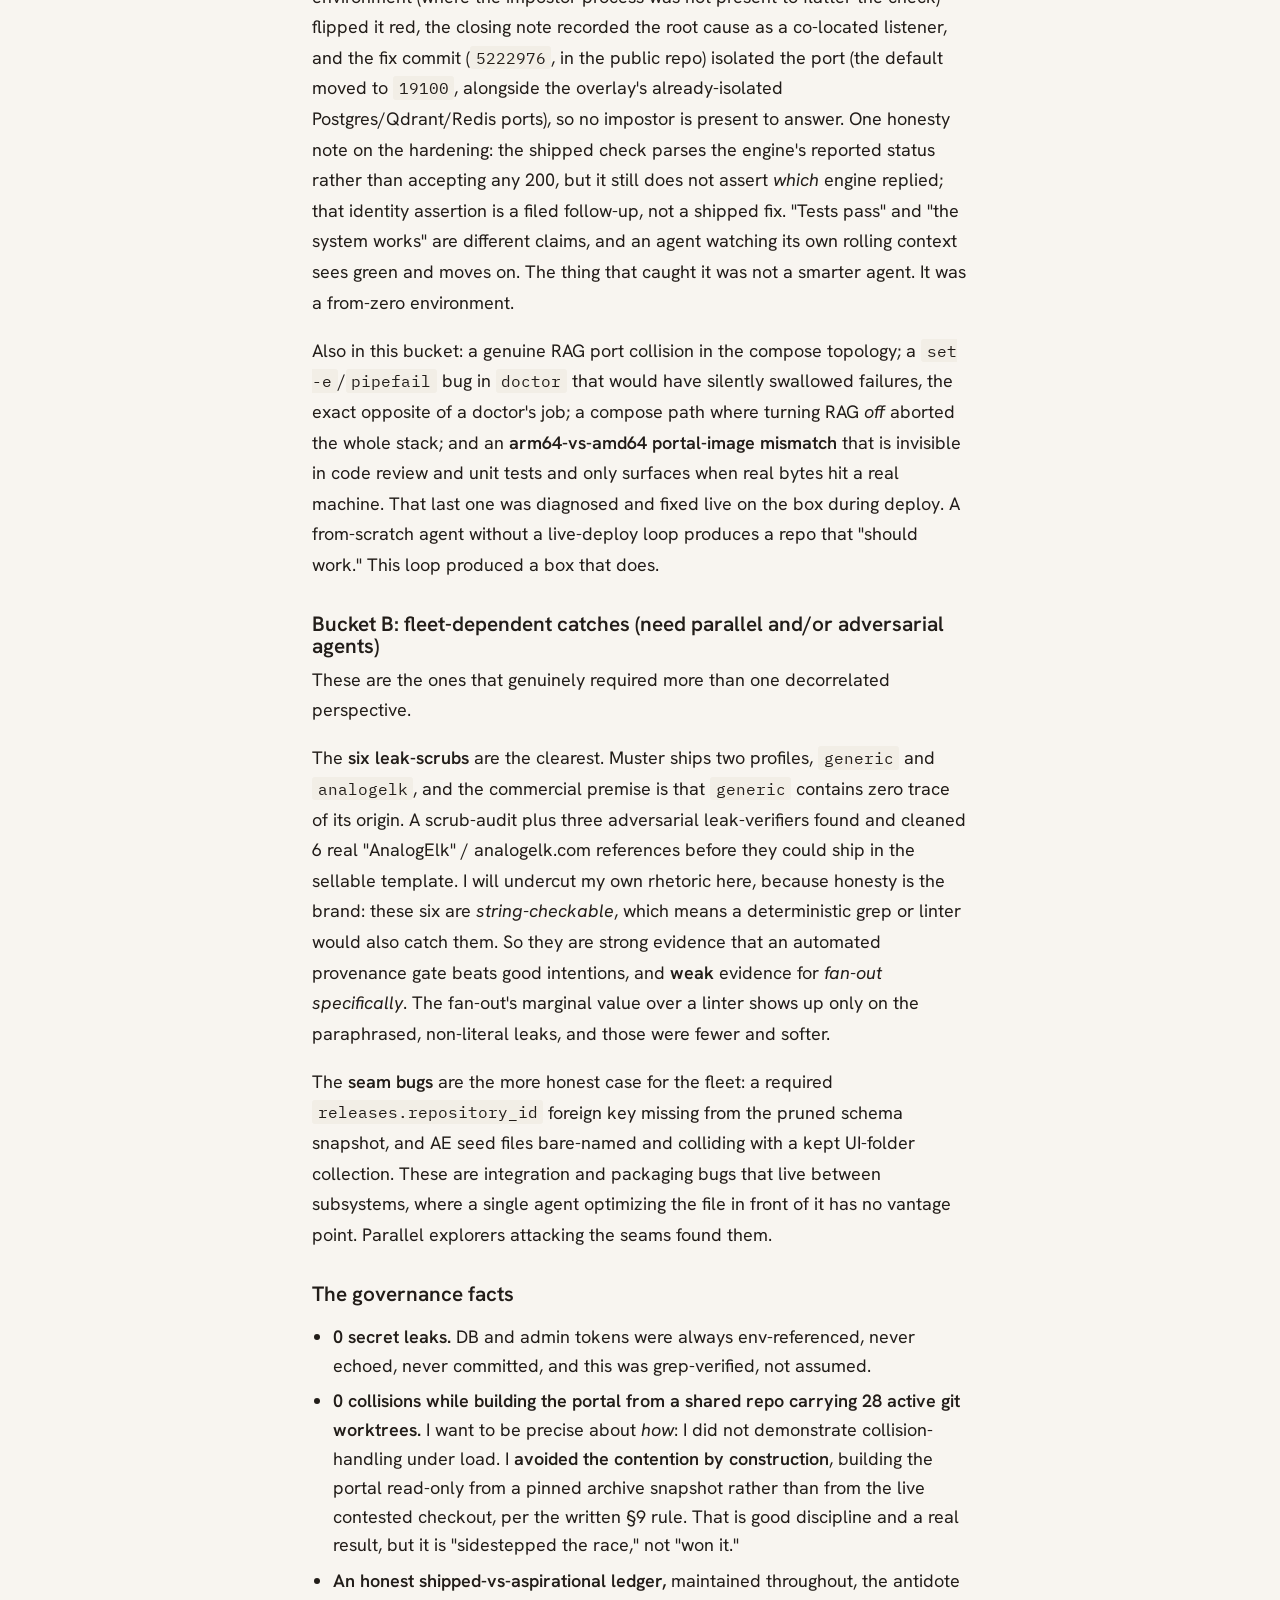
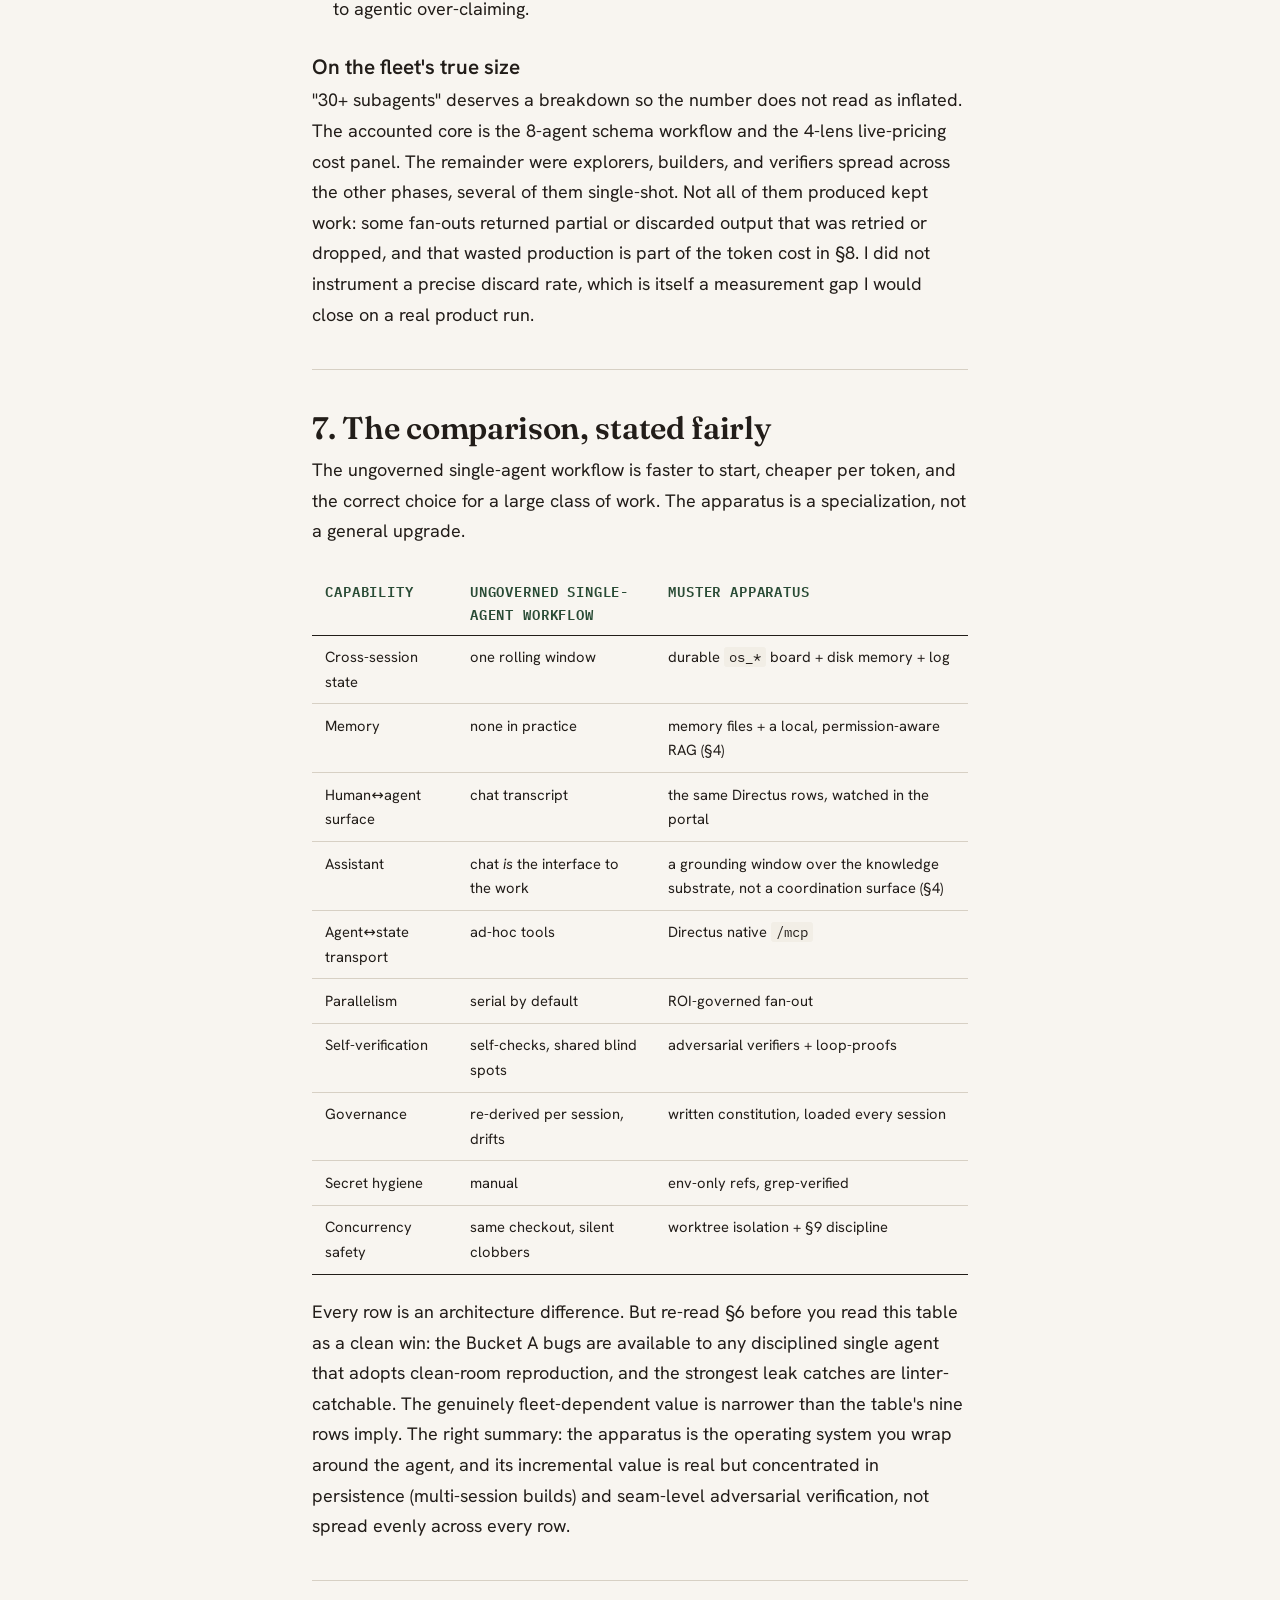
<file: site/paper.html>
<!DOCTYPE html>
<html lang="en">
<head>
<meta charset="utf-8">
<meta name="viewport" content="width=device-width, initial-scale=1">
<title>Muster: the whitepaper · The Task Record Is the Coordination Substrate</title>
<meta name="description" content="A field report by Mike Walliser. How a governed fleet of AI agents built and publicly shipped the product that packages its own governance, in roughly 2.5 hours, on a $3-a-month box.">
<!-- canonical = https://musterr.dev/ (double R, deliberate) -->
<link rel="canonical" href="https://musterr.dev/paper.html">
<link rel="icon" href="data:image/svg+xml,%3Csvg xmlns='http://www.w3.org/2000/svg' viewBox='0 0 48 64'%3E%3Cpolyline points='6,58 18,58 18,44 30,44 30,30 42,30' fill='none' stroke='%2325402F' stroke-width='5' stroke-linecap='square'/%3E%3Cpolyline points='30,30 30,16 42,16' fill='none' stroke='%23DE7330' stroke-width='5' stroke-linecap='square'/%3E%3Ccircle cx='42' cy='16' r='5' fill='%23DE7330'/%3E%3C/svg%3E">
<link rel="preconnect" href="https://fonts.googleapis.com">
<link rel="preconnect" href="https://fonts.gstatic.com" crossorigin>
<link href="https://fonts.googleapis.com/css2?family=Fraunces:opsz,wght@9..144,400;9..144,600&family=Hanken+Grotesk:wght@400;500;600&family=IBM+Plex+Mono:wght@400;500;600&display=swap" rel="stylesheet">
<link rel="stylesheet" href="styles.css">
<style>
  .paper-doc { max-width: 70ch; margin: 0 auto; padding: 0 1.4rem; }
  .paper-doc h1 { font-size: clamp(2.1rem,5.5vw,3rem); line-height:1.08; letter-spacing:-0.02em; margin: 0 0 0.6rem; }
  .paper-doc h2 { font-size: clamp(1.5rem,4vw,1.95rem); margin: 2.6rem 0 0.6rem; letter-spacing:-0.01em; }
  .paper-doc h3 { font-family: var(--body); font-weight:600; font-size:1.3rem; margin: 2rem 0 0.4rem; }
  .paper-doc p { font-size: 1.125rem; line-height: 1.7; margin: 0 0 1.1rem; }
  .paper-doc blockquote { margin: 1.6rem 0; padding: 0.2rem 0 0.2rem 1.1rem; border-left: 3px solid var(--ember); }
  .paper-doc blockquote p { font-family: var(--display); font-size: 1.3rem; line-height: 1.35; color: var(--pine); margin: 0; }
  .paper-doc ul, .paper-doc ol { padding-left: 1.3rem; }
  .paper-doc li { margin: 0.4rem 0; line-height: 1.6; }
  .paper-doc hr { border:0; border-top:1px solid var(--bone-rule); margin: 2.4rem 0; }
  .paper-doc code { font-family: var(--mono); font-size: max(0.9em, var(--type-floor)); background: var(--paper-2); padding: 0.08em 0.34em; border-radius: 3px; }
  .paper-doc pre.code code { background: transparent; padding: 0; font-size: inherit; }
  .paper-hd { padding: 1.2rem 1.4rem 0; }
  .backhome { display:inline-flex; gap:0.4rem; align-items:center; min-height:var(--target-min); font-family:var(--mono); font-size:var(--type-floor); text-decoration:none; color:var(--pine); }
  .paper-doc table.proof { font-size: 0.92rem; }
</style>
<!-- Matomo: self-hosted, cookieless (disableCookies), IP-anonymized server-side; skipped entirely
     when the browser sends Global Privacy Control (DNT is honored server-side by Matomo).
     Disclosed in privacy.html. NOTE: braces doubled because TEMPLATE is a format string. -->
<script>
if (!navigator.globalPrivacyControl) {
  var _paq = window._paq = window._paq || [];
  _paq.push(['disableCookies']);
  _paq.push(['setTrackerUrl', 'https://analytics.analogelk.com/matomo.php']);
  _paq.push(['setSiteId', '10']);
  _paq.push(['trackPageView']);
  _paq.push(['enableLinkTracking']);
  var g = document.createElement('script');
  g.async = true;
  g.src = 'https://analytics.analogelk.com/matomo.js';
  document.head.appendChild(g);
}
</script>

<!-- Interaction heatmap: first-party beacon to our own sink (analogelk.com), the same
     infrastructure as the analytics above. Anonymous click positions and scroll depth
     only: no cookies, no PII, no element text. Runs only on the production hostname and
     is skipped entirely when the browser sends Global Privacy Control.
     Disclosed in privacy.html. NOTE: braces doubled because TEMPLATE is a format string. -->
<script>
if (!navigator.globalPrivacyControl) {
  (function () {
    'use strict';
    if (typeof navigator.sendBeacon !== 'function') return;
    if (location.hostname !== 'musterr.dev' && location.hostname !== 'www.musterr.dev') return;

    var ENDPOINT = 'https://analogelk.com/api/interactions';
    var MAX_CLICK_BEACONS = 200; // storm cap per page load
    var SITE = 'musterr.dev';

    var device = /Mobi|Android|iPhone|iPad|iPod|Tablet/i.test(navigator.userAgent)
      ? 'mobile'
      : 'desktop';

    function beacon(body) {
      try {
        navigator.sendBeacon(ENDPOINT, JSON.stringify(body));
      } catch (e) {
        /* telemetry must never affect the page */
      }
    }

    // Clicks: one capture-phase listener, viewport-relative X, document-relative Y.
    var clickCount = 0;
    document.addEventListener('click', function (e) {
      if (clickCount >= MAX_CLICK_BEACONS) return;
      clickCount += 1;
      var scrollHeight = document.documentElement.scrollHeight || document.body.scrollHeight;
      var xPct = (e.clientX / window.innerWidth) * 100;
      var yPct = scrollHeight > 0 ? ((e.clientY + window.scrollY) / scrollHeight) * 100 : 0;
      beacon({
        event_type: 'click',
        route: location.pathname,
        site: SITE,
        xPct: Math.min(100, Math.max(0, xPct)),
        yPct: Math.min(100, Math.max(0, yPct)),
        viewport_w: window.innerWidth,
        viewport_h: window.innerHeight,
        device: device
      });
    }, true);

    // Scroll depth: rAF-throttled max tracker, one beacon per page view,
    // flushed on pagehide or tab-hide (whichever comes first).
    var maxScroll = 0;
    var ticking = false;

    function currentScrollPct() {
      var scrollHeight = document.documentElement.scrollHeight || document.body.scrollHeight;
      if (!scrollHeight) return 0;
      var raw = ((window.scrollY + window.innerHeight) / scrollHeight) * 100;
      return Math.min(100, Math.max(0, raw));
    }

    window.addEventListener('scroll', function () {
      if (ticking) return;
      ticking = true;
      window.requestAnimationFrame(function () {
        var p = currentScrollPct();
        if (p > maxScroll) maxScroll = p;
        ticking = false;
      });
    }, { passive: true });

    function flush() {
      if (maxScroll <= 0) return;
      beacon({
        event_type: 'scroll',
        route: location.pathname,
        site: SITE,
        scroll_pct: maxScroll,
        viewport_w: window.innerWidth,
        viewport_h: window.innerHeight,
        device: device
      });
      maxScroll = 0;
    }

    window.addEventListener('pagehide', flush);
    document.addEventListener('visibilitychange', function () {
      if (document.visibilityState === 'hidden') flush();
    });
  })();
}
</script>
</head>
<body>
<a class="skip" href="#paper-main">Skip to the paper</a>
<header class="topbar is-visible" style="transform:none;">
  <a class="topbar__brand" href="index.html" aria-label="Muster: home">
    <svg viewBox="0 0 48 64" aria-hidden="true"><polyline points="6,58 18,58 18,44 30,44 30,30 42,30" fill="none" stroke="var(--pine)" stroke-width="4.5" stroke-linecap="square"/><polyline points="30,30 30,16 42,16" fill="none" stroke="var(--ember)" stroke-width="4.5" stroke-linecap="square"/><circle cx="42" cy="16" r="4.5" fill="var(--ember)"/></svg>
    Muster
  </a>
  <span class="topbar__spacer"></span>
  <div class="topbar__cta">
    <a class="btn btn--live btn--sm" href="https://app.musterr.dev" target="_blank" rel="noopener">Live portal ↗</a>
    <a class="btn btn--sm topbar__secondary" href="about.html">← The build log</a>
  </div>
</header>

<main class="band band-paper" id="paper-main">
  <div class="paper-doc paper-hd">
    <a class="backhome" href="about.html">← back to the build log</a>
  </div>
  <article class="paper-doc">
<h1 id="muster-the-task-record-is-the-coordination-substrate">Muster: The Task Record Is the Coordination Substrate</h1>
<h3 id="how-a-governed-fleet-of-ai-agents-built-and-publicly-shipped">How a governed fleet of AI agents built and publicly shipped the product that packages its own governance, in roughly 2.5 hours, on a $3-a-month box</h3>
<p><strong>Muster by Analog Elk. A field report by Michael Walliser (<a href="https://walliser.me">walliser.me</a>) · 2026-06-29, with 2026-07 addenda on the intelligent layer and the live demo</strong></p>
<p><em>Working name: &quot;Elk OS&quot; survives in the CLI (<code>bin/elk-os</code>) and env vars. Muster began as the internal tool of my agency, Analog Elk; the agency is now the case study, not the headline. This is an operating system for agentic software teams.</em></p>
<p><em>Live now: <a href="https://app.musterr.dev">the portal, with the build&#x27;s own task board inside</a>, now a static snapshot with no sign-in (the read-only demo login described below was retired when the demo became a static export). The Directus Studio (the admin surface) is deliberately not publicly exposed. Landing and this paper: <a href="https://musterr.dev">musterr.dev</a> (the double R is deliberate). Source: <a href="https://github.com/AnalogElk/muster">github.com/AnalogElk/muster</a>.</em></p>
<hr>
<blockquote><p>### [2026-07-25] Dated notice: the category in this paper has been superseded <strong>This document is preserved as written.</strong> It is a dated field report from 2026-06-29 with 2026-07 addenda, and its body has not been revised to match current positioning. Correcting a dated record by quietly rewriting it would cost more than the inconsistency it fixes. Three things a reader should carry into it: 1. <strong>The category changed.</strong> This paper calls Muster &quot;an operating system for agentic software teams&quot;. The product is now positioned as <strong>the agent-connected back office</strong>: projects, clients, invoices, knowledge, assets, and delivery records, wired into Claude Code. The task record is still the coordination substrate, and section 3 still defends that. It is now one desk of six rather than the whole product. 2. <strong>The build metrics are historical.</strong> &quot;Roughly 2.5 hours&quot;, &quot;about 30 subagents&quot;, &quot;over 2 million tokens&quot;, &quot;$2 to $4 per month&quot;, and the 2026-07-02 note about 18 PRs across 8 repositories all describe specific dated runs. They are evidence about those runs and are no longer quoted as current product claims. The demo is now a static snapshot served as plain files. 3. <strong>The install boundary is narrower than section 8 implies.</strong> Docker is the hard dependency, but the portal image is private and its source checkout is not public, so a clean self-host gets the Directus record layer only. It does not reproduce every section of the public demo. Current claims, and the limits that bound them, live at <a href="https://musterr.dev">musterr.dev</a>. Where this paper and that page disagree, the page is current and this document is the record.</p></blockquote>
<hr>
<h2 id="abstract">Abstract</h2>
<p>On the evening of June 29, 2026, an empty git repository became a live, internet-reachable, self-hostable software product. The arc from scaffold to public demo took about 2.5 hours of wall-clock (17:56 to 20:23 Pacific), spanned 8 phases, 27 commits, and 90 files, and was executed by a governed fleet of roughly 30 Claude subagent invocations that consumed over 2 million tokens. The result ran on a single AWS instance through mid-2026 for about $2 to $4 per month at demo duty-cycle (stopped when idle; §8 firewalls the costs). Today the demo is a static snapshot.</p>
<p>That an agent fleet can emit 90 files quickly is not the interesting part. Volume is unfalsifiable and ages badly. The interesting part is the apparatus that let a long, multi-session, ship-grade build hold together without a human reviewing every diff, and the fact that the system used that apparatus on itself. Muster used its own task board as the build&#x27;s spine, its own parallel fan-out to construct one of its own subsystems, and its own adversarial verifiers to keep its own sellable template clean.</p>
<p>This paper makes one architectural claim and defends exactly it:</p>
<blockquote><p><strong>The task record, not the chat transcript, is the coordination substrate between a human and a fleet of AI agents.</strong></p></blockquote>
<p>That claim has a mirror image on the product side, and it is the reason Muster does not look like the rest of the &quot;AI for work&quot; category. The reflex of that category is to bolt a chatbot onto the side of your real system: the work keeps living where it lived, and a model answers questions about it from the outside. Muster inverts the arrangement. The work substrate itself, the shared task board, is the surface both parties operate on. A human dragging a card and an agent claiming a row over MCP are first-class writers of the same record. Chat is where an agent thinks; it is never where the team coordinates. When Muster later grew an in-portal assistant of its own, a local, private, permission-aware intelligent layer (§4), that same discipline held: the assistant is a window onto what the system already knows, not a new place where work gets dispatched.</p>
<p>Two honesty notes up front, because the rest of the paper depends on them. First, the contribution here is not new primitives. Claude Code already ships subagents, a session-loaded <code>CLAUDE.md</code>, and worktree support. The contribution is <strong>assembling existing primitives into a coordination architecture anchored on a durable task board</strong>, and reporting what that buys. Second, this is <strong>n=1</strong>: one build, by the tool&#x27;s author, of the tool itself, the single most favorable possible case. Read it as an existence proof and a reasoned playbook, not a controlled study. I did not run the control, and I will say so again where it matters.</p>
<p><em>[2026-07-02] The n has since grown: in one 48-hour window this apparatus carried 18 PRs to production across 8 repositories, and its 3-reviewer risk gate stopped four machine-written changes with reproducible evidence, including one fix proven to be a no-op by its own deploy preview. Still author-run; no longer one build. See the postscript.</em></p>
<hr>
<h2 id="1-the-problem-a-bigger-context-window-did-not-solve-coordina">1. The problem: a bigger context window did not solve coordination</h2>
<p>The baseline I am comparing against is not a strawman product. It is a <strong>workflow</strong>: a single agent, one rolling context window, working a session at a time, with no shared task store, no cross-session memory, no parallel fan-out, no adversarial verification, and no enforced collision discipline. Call it the ungoverned single-agent workflow. It is genuinely excellent for a large class of work. It is also structurally weak at a different class, and the weakness is a coordination weakness, not an intelligence weakness:</p>
<ul><li>The rolling window <em>is</em> the project memory, so the project&#x27;s memory is as durable as a browser tab.</li><li>A build that spans days re-reads files it already understood and re-litigates decisions it already made.</li><li>One agent is one perspective on one timeline. You cannot attack a problem from several angles at once.</li><li>The builder audits its own work in its own context, sharing every blind spot it is trying to find.</li><li>&quot;Don&#x27;t commit secrets&quot; lives in a human&#x27;s head, so eventually it doesn&#x27;t.</li><li>Point two agents at the same checkout and they silently clobber each other.</li></ul>
<p>The field spent 2025 and 2026 treating the context window as the bottleneck and celebrating million-token windows accordingly. A 1M-token window is still one window, one timeline, one agent. Scaling the window made the single-threaded ceiling more visible, not less. Once subagent fan-out went mainstream and you <em>could</em> spawn thirty agents, the unsolved problem stopped being &quot;can they work?&quot; and became &quot;how do they agree on what is done, and stay out of each other&#x27;s way?&quot; Parallelism without a shared place to coordinate is just faster chaos.</p>
<p>There is a second industry reflex worth naming here, because it is the mirror image of the first and Muster rejects both. Where the research conversation fixated on the size of the context window, the product conversation fixated on the chatbot: bolt an assistant onto the side of whatever system you already run, and let people ask it questions. Both moves keep chat at the center, one as the place work happens, the other as the interface to work. Neither gives a fleet a shared, durable place to agree on what is done. The million-token window and the side-panel chatbot are the same mistake wearing two hats.</p>
<p>The bottleneck in agentic development is shared, durable, addressable coordination state. The fix is not a bigger window or a cleverer prompt. It is an operating system around the model.</p>
<hr>
<h2 id="2-the-thesis-the-task-record-is-the-coordination-substrate">2. The thesis: the task record is the coordination substrate</h2>
<p>Chat is where agents think. It is a poor place to coordinate. A transcript is single-threaded, ephemeral, and unaddressable: there is no stable handle to &quot;the decision about the schema.&quot; You cannot run a multi-agent, multi-session build on it, for the same reason you cannot run payroll on a hallway conversation.</p>
<p>Replace chat-as-substrate with a durable, addressable <strong>task record</strong>, a shared board every agent reads, claims, updates, and closes, and the properties invert:</p>
<div class="table-wrap" tabindex="0" role="region" aria-label="Scrollable data table"><table class="proof"><thead><tr><th>Property</th><th>Task record</th><th>Chat transcript</th></tr></thead><tbody><tr><td>Addressable</td><td>stable ID</td><td>a scroll position</td></tr><tr><td>Durable</td><td>survives any session</td><td>dies at the context boundary</td></tr><tr><td>Shared</td><td>every agent sees the same row</td><td>private to one window</td></tr><tr><td>Stateful</td><td>claim → work → verify → close</td><td>undifferentiated text</td></tr><tr><td>Auditable</td><td>the board is the ledger</td><td>reconstruct from prose</td></tr></tbody></table></div>
<p>A precise claim is worth more than a sweeping one, so let me separate three things the draft of this paper kept collapsing. There is not one atom; there are three substrates with three jobs:</p>
<ul><li>The <strong>task record</strong> is the <em>coordination</em> substrate: claimable units of work.</li><li><strong>Memory files</strong> are the <em>knowledge</em> substrate: lessons not derivable from code or git.</li><li>The <strong>append-only log</strong> is the <em>narrative</em> substrate: what happened, in order.</li></ul>
<p>The argument of this paper is about the first one. The other two are necessary support, and I will name them as such rather than folding them into a single slogan.</p>
<h3 id="2a-the-hard-part-what-makes-claim-safe">2a. The hard part: what makes &quot;claim&quot; safe?</h3>
<p>A CTO&#x27;s first question is the right one. If the board is the coordination substrate, what stops two parallel agents from grabbing the same row? This is the load-bearing engineering question, and I will answer it honestly rather than wave at it.</p>
<p>Muster does <strong>not</strong> rely on the Directus row being magically atomic. It isn&#x27;t. A row has <code>assigned_to</code> and <code>status</code>, and the protocol is a compare-and-set: read the row, confirm it is unclaimed, write your identity and an in-progress status, then proceed. But Directus does not give you a true row lock by default, and I have observed the failure this implies: my own working memory carries the note <em>&quot;version collisions happen across parallel sessions, re-check before bumping.&quot;</em> Two agents <em>can</em> race a row and produce a lost update.</p>
<p>In this build, contention was controlled one level up, by <strong>disjoint dispatch</strong>. The orchestrator (me, plus the top-level Claude session) handed each fan-out agent a non-overlapping slice of work, and physical isolation came from worktrees, not from the board. So the precise, defensible claim is this: the task record is where work is <em>represented, persisted, and audited</em> across the fleet; staying off each other&#x27;s toes came from disjoint dispatch and worktree isolation, not from the board solving contention by existing. If you scale past human-arbitrated dispatch, you need real claim semantics (optimistic concurrency with a version check, or a queue in front of the board). I have not built that, and I am not going to pretend the row gives it to you for free.</p>
<hr>
<h2 id="3-the-apparatus-six-organs-of-an-agent-operating-system">3. The apparatus: six organs of an agent operating system</h2>
<p>Muster is a coordination architecture with named organs. Read it as a transferable mental model; you can build all six on any vendor&#x27;s stack.</p>
<p><strong>The spine: the shared task bus.</strong> A Directus 11 instance over Postgres 15, exposing an <code>os_*</code> schema (<code>os_tasks</code>, <code>os_sprints</code>, <code>os_projects</code>, <code>releases</code>, <code>repositories</code>, <code>organizations</code>, <code>contacts</code>). The human watches it in the portal; the agent fleet reads and writes it over Directus&#x27;s <strong>native MCP server</strong> at <code>/mcp</code>, not custom glue, gated by a single <code>mcp_enabled</code> setting. The credential is always an environment reference (<code>Bearer ${DIRECTUS_ADMIN_TOKEN}</code>), never a literal, so the real token lives only in a gitignored <code>.env</code>.</p>
<p><strong>The memory: durable cross-session knowledge.</strong> On-disk memory files with a one-line index. Lessons that are not derivable from code or git survive the session boundary here.</p>
<p><strong>The narrative: an append-only log.</strong> A running build log that records what happened, in order, separate from both state and lessons.</p>
<p><strong>The muscle: ROI-governed fan-out.</strong> Not &quot;spawn eight agents.&quot; A scout surveys the work, an ROI governor decides what is worth parallelizing, and only then do agents spawn with disjoint roles (ground → build → audit → verify) so they decorrelate instead of duplicating.</p>
<p><strong>The immune system: adversarial verification and loop-proofs.</strong> Independent verifier agents whose mandate is to disprove the builder&#x27;s claim, plus from-scratch loop-proofs that re-run the one-command install from an empty volume and check the contract holds.</p>
<p><strong>The constitution: governance as plain-English code.</strong> A numbered, versioned ruleset (<code>CLAUDE.md</code>) loaded into every session as non-optional context: secrets are env-only, one trunk equals production, semver is automated, never edit a contested worktree path, and a literal &quot;definition of done&quot; ceremony. This build ran under the author&#x27;s ten-section constitution; the repo ships a distilled per-profile cut (six to seven sections) that <code>wire</code> renders into every deployment. The rules are imperative and testable. This is what makes a stateless model behave like a long-lived teammate.</p>
<p>The stack stands up in six phases. <code>bin/elk-os</code> is a resumable, idempotent phase machine (<code>init → up → migrate → seed → wire → doctor</code>) whose only hard dependency is Docker (the <code>migrate</code>/<code>seed</code> phases additionally use stdlib <code>python3</code>). The <code>doctor</code> subcommand is the credibility instrument: a green/red board that checks every subsystem from an empty start and exits nonzero on red. It is a from-scratch acceptance test, not a smoke check.</p>
<p>A note on alternatives, because &quot;task board vs raw chat&quot; is a soft target nobody serious argues for. The real competitors to a task board are: git itself (branches and PRs as the unit of work), markdown plan files in the repo (which my own spec-flow kit uses), and framework-managed handoff state (LangGraph, CrewAI, AutoGen). A board earns its place over markdown-plan-files for one reason: it is a <strong>queryable, concurrently-writable, human-watchable</strong> store with a stable ID per unit. Plan files in git serialize fine for one agent but invite merge conflicts the moment several agents update status at once, and they are not watchable in real time by a non-technical stakeholder. A board over a database gives you the query surface and the live human read-side that flat files do not. That is the honest reason to reach for one, and it is a smaller, more defensible claim than &quot;tickets are novel.&quot;</p>
<hr>
<h2 id="4-the-intelligent-layer-local-private-and-permission-aware">4. The intelligent layer: local, private, and permission-aware</h2>
<p>This section describes the newest part of Muster, and the most revealing one for a technical reader, because it is where the temptation to abandon the thesis is strongest. It postdates the 2.5-hour build by two weeks (designed and built in July 2026), so unlike everything in §3 it did not build itself. I am putting it in the body rather than a postscript because it is the headline new capability and the clearest evidence of the engineering judgment the rest of this paper only asserts.</p>
<p>Recall the three substrates of §2: the task record (coordination), memory files (knowledge), and the log (narrative). The intelligent layer takes the <strong>knowledge</strong> substrate and makes it queryable and conversational, without touching the other two. It is two pieces: a private engine, and an assistant that treats that engine as untrusted.</p>
<p><strong>The private engine.</strong> Muster embeds a local retrieval engine: a FastAPI service on port <code>9100</code> (the self-host overlay binds it to <code>127.0.0.1:19100</code>, alongside the overlay&#x27;s already-isolated Postgres, Qdrant, and Redis). Embeddings are computed on the box with <code>fastembed</code> running <code>BAAI/bge-small-en-v1.5</code> (384-dimensional vectors, ONNX on CPU). Postgres holds the documents and full-text index, Qdrant holds the vectors, Redis caches queries. The load-bearing property is what is <em>absent</em>: no API key, no external inference call, no bytes leaving the machine. Retrieval is entirely local. The lineage is real and worth stating, because it is half the thesis: this engine began as <code>analog-elk-v3</code>, a standalone Claude Code plugin (a local knowledge base plus a RAG API plus agent tooling) that I ran across my own projects. Muster is the synthesis of that plugin with the production portal my agency actually runs on: the portal&#x27;s shared task substrate plus the engine&#x27;s private intelligence, packaged as one reproducible self-host stack.</p>
<p><strong>Elk Chat.</strong> On top of the engine sits an in-portal assistant, Elk Chat, over your own knowledge base and task data. It was not built as a new surface. It upgrades the portal&#x27;s existing read-only assistant (Ask Elk), which already carried the part that matters: a role-allowlisted, read-only set of Directus tools, invoked with the caller&#x27;s own token. The additions are narrow and deliberate: a <code>kb_search</code> tool wired into that read-only tool loop, and per-user rate limiting on the chat route. Extending a shipped, already-gated surface rather than standing up a parallel chat is the boring, correct choice, and it is why the security model below came almost for free.</p>
<p><strong>The engine is an untrusted ranking oracle.</strong> This is the load-bearing idea, and the one I would most want a hiring manager to read. The engine indexes everything it is given, including gated and unpublished pages. If Elk Chat pasted the engine&#x27;s returned text straight into the model&#x27;s context, it would leak documents the caller is not allowed to see, because the engine has no idea who is asking. So Muster never trusts the engine for visibility. <code>kb_search</code> uses the engine&#x27;s <code>/query</code> endpoint for one thing only: to <em>rank</em> candidate document slugs. It then re-fetches the actual content through Directus, with the caller&#x27;s own token, back through the portal&#x27;s role-based permission filter (<code>buildPageFilter</code>, mirroring the <code>gateCandidateSlugs</code> re-gate the plain KB search already applies). Every candidate is re-gated by the caller&#x27;s real permissions before a single character reaches the model. The engine is a fast, dumb ranking oracle; Directus stays the sole authority on who may see what. The net guarantee is precise: the assistant can surface only what that user could have opened by hand.</p>
<p><strong>The hardening, because a security claim without the failure modes closed is a slogan.</strong> Four concrete moves:</p>
<ul><li><strong>Read-key auth.</strong> <code>/query</code>, <code>/stats</code>, and the ingest routes require an <code>X-API-Key</code> header, compared in constant time (<code>hmac.compare_digest</code>) so the check does not leak key bytes through timing. Only <code>GET /health</code> stays open, for uptime probes.</li><li><strong>A startup guard that fails closed.</strong> The auth dependency is fail-<em>open</em> by design for local development: with no key configured, all requests are allowed, which is convenient on a laptop and a foot-gun in production, where a deployment that simply forgot to set the key would silently serve an open API. So the engine will not boot a non-development instance with no key set (<code>enforce_startup_security</code>) unless you explicitly opt into insecurity with a named flag. It fails closed, loudly, at startup, rather than failing open, silently, at request time.</li><li><strong>Trimmed attack surface.</strong> <code>/docs</code>, <code>/redoc</code>, and <code>/openapi.json</code> are disabled outside development, and requests are rate-limited per key.</li><li><strong>Orphaned-vector reconciliation.</strong> Deleting a document is a two-store operation: the Postgres row and the Qdrant vector both have to go. If an upstream page is unpublished or deleted and only the row is removed, a stale embedding would still surface the old snippet, leaking content the source no longer exposes. So deletes reconcile both stores, and <code>/query</code> additionally drops any semantic hit whose backing row is gone, so an orphaned vector can never answer a fresh query (answers already cached age out within the engine&#x27;s one-hour query-cache TTL). This is exactly the second-order leak the permission model above would otherwise miss, and closing it is the difference between a demo and a system you would let a client near.</li></ul>
<p><strong>On generation, an honest line about what is and is not local.</strong> Muster ships no local generation model. Measured local generation on hardware better than these boxes runs around 0.4 tokens per second, which is unusable. So retrieval is keyless and local, but the <em>generation</em> step uses the deployment&#x27;s own model credential (<code>ANTHROPIC_API_KEY</code>, with a configurable <code>ASSISTANT_MODEL</code>). Without a key the feature is dark by design: a <code>503</code> and an honest in-chat notice, not a broken chat box. This keeps the &quot;no external inference&quot; claim exact rather than convenient: it applies to the engine (embedding, ranking, storage), which is genuinely local, and it does not overreach to cover the assistant&#x27;s text generation, which a self-hoster points at their own provider. Saying precisely where the boundary sits is the same honesty the cost and correctness sections trade on.</p>
<p><strong>Why this lives in a paper about task records.</strong> Elk Chat is the hardest test of the thesis, because a chat assistant is exactly the thing that could quietly become the coordination surface. It does not. By construction it is a grounding window over the knowledge substrate: it answers &quot;what does the system know,&quot; and it cannot claim, assign, or close a unit of work. Coordination stays on the board; the assistant reads, it never dispatches. Even Muster&#x27;s own AI feature is subordinate to the task record. That is the thesis surviving contact with its most tempting counterexample, which is why the intelligent layer reinforces the argument instead of diluting it.</p>
<hr>
<h2 id="5-the-recursion-the-system-built-the-thing-that-ships-the-sy">5. The recursion: the system built the thing that ships the system</h2>
<p>Every capability the original 2.5-hour build shipped was used to build Muster. (The intelligent layer of §4 is the exception, and a clean one: it came two weeks later, so it is the single capability that did not build itself.)</p>
<div class="table-wrap" tabindex="0" role="region" aria-label="Scrollable data table"><table class="proof"><thead><tr><th>The capability the product ships</th><th>…is the capability that built it</th></tr></thead><tbody><tr><td>Directus <code>os_*</code> task bus</td><td>The build&#x27;s spine <em>was</em> the <code>os_tasks</code> board: 8 logged sessions, phase state, and the shipped-vs-aspirational ledger lived in the CMS</td></tr><tr><td>ROI-governed parallel fan-out</td><td>Phase 2 (schema + seed) was built by an 8-agent workflow: ground → fan-out → scrub-audit → 3 leak-verifiers</td></tr><tr><td>Adversarial verification</td><td>Three leak-verifiers scrubbed the generic template clean of its own origin</td></tr><tr><td>From-scratch loop-proofs</td><td>The packaging&#x27;s own bugs were caught by re-deriving the system from zero</td></tr><tr><td>Cross-session memory</td><td>7+ sessions held with no context loss across the CMS, on-disk memory, and the log</td></tr></tbody></table></div>
<p>I want to be careful about what this proves. Self-use shows the apparatus is <strong>coherent and usable</strong>: it can carry its own non-trivial build. It does <em>not</em> prove the apparatus was <em>necessary</em> (a simpler path could exist) or <em>net-positive in dollars</em> (that is §8&#x27;s job, and the answer is qualified). This is dogfooding, which is real evidence of fitness and a poor substitute for a controlled comparison. I am downgrading my own earlier phrasing on purpose.</p>
<hr>
<h2 id="6-the-evidence-what-got-caught-and-by-which-organ">6. The evidence: what got caught, and by which organ</h2>
<p>The fleet caught roughly <strong>7 functional bugs and 6 brand-leak references before shipping</strong>, none caught by a human running the software. That is the headline. But the honest version splits these into two buckets, because conflating them inflates the multi-agent claim.</p>
<h3 id="bucket-a-clean-room-loop-proof-catches-a-single-disciplined-">Bucket A: clean-room / loop-proof catches (a single disciplined agent could run these too)</h3>
<p>These were caught by <strong>from-scratch reproduction and live deploy</strong>, techniques that do not require parallelism or adversarial diversity. I am attributing them to <em>discipline</em>, not to <em>the fleet</em>, because a single agent that re-derives from zero would also find them. They are still real, and they are still bugs the ungoverned default ships, because the ungoverned default rarely re-runs from an empty volume.</p>
<p><strong>The instructive one, walked end to end so you can see a receipt rather than take my word.</strong> The RAG service claimed port <code>:9100</code>. A naive health check reported &quot;healthy.&quot; It was lying: a <em>different</em>, already-running engine was answering on that port, and the check was passing for the wrong reason. The trail is on the board: a task row was opened for the RAG bring-up, a loop-proof run in a clean environment (where the impostor process was not present to flatter the check) flipped it red, the closing note recorded the root cause as a co-located listener, and the fix commit (<code>5222976</code>, in the public repo) isolated the port (the default moved to <code>19100</code>, alongside the overlay&#x27;s already-isolated Postgres/Qdrant/Redis ports), so no impostor is present to answer. One honesty note on the hardening: the shipped check parses the engine&#x27;s reported status rather than accepting any 200, but it still does not assert <em>which</em> engine replied; that identity assertion is a filed follow-up, not a shipped fix. &quot;Tests pass&quot; and &quot;the system works&quot; are different claims, and an agent watching its own rolling context sees green and moves on. The thing that caught it was not a smarter agent. It was a from-zero environment.</p>
<p>Also in this bucket: a genuine RAG port collision in the compose topology; a <code>set -e</code>/<code>pipefail</code> bug in <code>doctor</code> that would have silently swallowed failures, the exact opposite of a doctor&#x27;s job; a compose path where turning RAG <em>off</em> aborted the whole stack; and an <strong>arm64-vs-amd64 portal-image mismatch</strong> that is invisible in code review and unit tests and only surfaces when real bytes hit a real machine. That last one was diagnosed and fixed live on the box during deploy. A from-scratch agent without a live-deploy loop produces a repo that &quot;should work.&quot; This loop produced a box that does.</p>
<h3 id="bucket-b-fleet-dependent-catches-need-parallel-andor-adversa">Bucket B: fleet-dependent catches (need parallel and/or adversarial agents)</h3>
<p>These are the ones that genuinely required more than one decorrelated perspective.</p>
<p>The <strong>six leak-scrubs</strong> are the clearest. Muster ships two profiles, <code>generic</code> and <code>analogelk</code>, and the commercial premise is that <code>generic</code> contains zero trace of its origin. A scrub-audit plus three adversarial leak-verifiers found and cleaned 6 real &quot;AnalogElk&quot; / analogelk.com references before they could ship in the sellable template. I will undercut my own rhetoric here, because honesty is the brand: these six are <em>string-checkable</em>, which means a deterministic grep or linter would also catch them. So they are strong evidence that an automated provenance gate beats good intentions, and <strong>weak</strong> evidence for <em>fan-out specifically</em>. The fan-out&#x27;s marginal value over a linter shows up only on the paraphrased, non-literal leaks, and those were fewer and softer.</p>
<p>The <strong>seam bugs</strong> are the more honest case for the fleet: a required <code>releases.repository_id</code> foreign key missing from the pruned schema snapshot, and AE seed files bare-named and colliding with a kept UI-folder collection. These are integration and packaging bugs that live between subsystems, where a single agent optimizing the file in front of it has no vantage point. Parallel explorers attacking the seams found them.</p>
<h3 id="the-governance-facts">The governance facts</h3>
<ul><li><strong>0 secret leaks.</strong> DB and admin tokens were always env-referenced, never echoed, never committed, and this was grep-verified, not assumed.</li><li><strong>0 collisions while building the portal from a shared repo carrying 28 active git worktrees.</strong> I want to be precise about <em>how</em>: I did not demonstrate collision-handling under load. I <strong>avoided the contention by construction</strong>, building the portal read-only from a pinned archive snapshot rather than from the live contested checkout, per the written §9 rule. That is good discipline and a real result, but it is &quot;sidestepped the race,&quot; not &quot;won it.&quot;</li><li><strong>An honest shipped-vs-aspirational ledger,</strong> maintained throughout, the antidote to agentic over-claiming.</li></ul>
<h3 id="on-the-fleets-true-size">On the fleet&#x27;s true size</h3>
<p>&quot;30+ subagents&quot; deserves a breakdown so the number does not read as inflated. The accounted core is the 8-agent schema workflow and the 4-lens live-pricing cost panel. The remainder were explorers, builders, and verifiers spread across the other phases, several of them single-shot. Not all of them produced kept work: some fan-outs returned partial or discarded output that was retried or dropped, and that wasted production is part of the token cost in §8. I did not instrument a precise discard rate, which is itself a measurement gap I would close on a real product run.</p>
<hr>
<h2 id="7-the-comparison-stated-fairly">7. The comparison, stated fairly</h2>
<p>The ungoverned single-agent workflow is faster to start, cheaper per token, and the correct choice for a large class of work. The apparatus is a specialization, not a general upgrade.</p>
<div class="table-wrap" tabindex="0" role="region" aria-label="Scrollable data table"><table class="proof"><thead><tr><th>Capability</th><th>Ungoverned single-agent workflow</th><th>Muster apparatus</th></tr></thead><tbody><tr><td>Cross-session state</td><td>one rolling window</td><td>durable <code>os_*</code> board + disk memory + log</td></tr><tr><td>Memory</td><td>none in practice</td><td>memory files + a local, permission-aware RAG (§4)</td></tr><tr><td>Human↔agent surface</td><td>chat transcript</td><td>the same Directus rows, watched in the portal</td></tr><tr><td>Assistant</td><td>chat <em>is</em> the interface to the work</td><td>a grounding window over the knowledge substrate, not a coordination surface (§4)</td></tr><tr><td>Agent↔state transport</td><td>ad-hoc tools</td><td>Directus native <code>/mcp</code></td></tr><tr><td>Parallelism</td><td>serial by default</td><td>ROI-governed fan-out</td></tr><tr><td>Self-verification</td><td>self-checks, shared blind spots</td><td>adversarial verifiers + loop-proofs</td></tr><tr><td>Governance</td><td>re-derived per session, drifts</td><td>written constitution, loaded every session</td></tr><tr><td>Secret hygiene</td><td>manual</td><td>env-only refs, grep-verified</td></tr><tr><td>Concurrency safety</td><td>same checkout, silent clobbers</td><td>worktree isolation + §9 discipline</td></tr></tbody></table></div>
<p>Every row is an architecture difference. But re-read §6 before you read this table as a clean win: the Bucket A bugs are available to any disciplined single agent that adopts clean-room reproduction, and the strongest leak catches are linter-catchable. The genuinely fleet-dependent value is narrower than the table&#x27;s nine rows imply. The right summary: the apparatus is the operating system you wrap around the agent, and its incremental value is real but concentrated in persistence (multi-session builds) and seam-level adversarial verification, not spread evenly across every row.</p>
<hr>
<h2 id="8-the-economics-with-the-costs-firewalled">8. The economics, with the costs firewalled</h2>
<p>There are three different costs in this project and the slogans tend to blur them. Keep them apart:</p>
<ol><li><strong>Demo hosting:</strong> ~$2 to $4 per month. This is the AWS box <strong>at demo duty-cycle</strong>: the instance is stopped when idle, so the floor is EBS storage (~$2/mo) plus pennies of compute for the hours it is actually up. Run the same box 24/7 and you are in ordinary always-on VPS territory (the repo&#x27;s own provisioning docs quote ~$6–12/mo). It is what &quot;cheap&quot; refers to, and it has nothing to do with the cost of <em>building</em> the system.</li><li><strong>Build model-spend:</strong> the one-time cost of the 2.5-hour build. Over 2M subagent tokens. In dollars this is small in absolute terms but one to two orders of magnitude above the hosting figure.</li><li><strong>Ongoing fleet-operating cost:</strong> what it would cost to run this apparatus on your <em>next</em> project, which is dominated by token spend and by the human time to govern it.</li></ol>
<p>Now the verdict, stated against my own interest: <strong>the apparatus did not primarily buy speed.</strong></p>
<p><strong>Wall-clock: real but secondary, and I will not fake the math.</strong> Parallel fan-out helped, but a large share of the build (scaffold, compose wiring, live-box debugging, packaging) was inherently serial. An honest estimate is that fan-out bought something in the range of 1.5× to 2× on overall wall-clock, with the 8-agent schema phase collapsing far more <em>on that phase alone</em>. I am labeling that a rough estimate, not a measurement. I do <strong>not</strong> have a measured parallel fraction, and the precise Amdahl figure an earlier draft of this paper carried was invented. I am removing it rather than dress up a guess as arithmetic.</p>
<p><strong>Correctness: where most of the value lives.</strong> ~7 functional bugs + 6 leaks = ~13 defects caught, <strong>0 known-shipped as of writing</strong> (I can count catches; I cannot enumerate misses, so &quot;0 shipped&quot; is survivorship and I will not claim it as a hard zero). <em>[2026-07-02 follow-up: the survivorship caveat was right, the first post-ship self-audit (PR #3) found and fixed 14 shipped defects, enumerated in that PR&#x27;s commit trail. The ledger firing is the mechanism working, not failing.]</em> Why would a linear run ship some of these? Because the single pass that <em>wrote</em> the <code>analogelk.com</code> reference is the same pass asked to <em>find</em> it, error-correlated, so it ships it. The verification layer&#x27;s job is error decorrelation. With the caveat from §6: my verifiers are the <em>same base model</em> with different prompts and temperatures, which is weak decorrelation. They share training-failure modes. The decorrelation is real for surface and seam errors and thin for anything where the base model is confidently and uniformly wrong.</p>
<p><strong>Durability: the &quot;possible at all&quot; win.</strong> The build consumed over 2M subagent tokens across 7+ sessions. A single window cannot physically hold that; it compacts, forgets, re-reads, re-litigates. By externalizing state into the board, disk memory, and the log, the apparatus turned an impossible-for-one-window task into a resumable one. This is the cleanest win, because it is categorical: a linear run does not finish this build cleanly, it stalls at the context boundary. <em>[2026-07-02 follow-up: this was later tested the hard way. On 2026-07-01 the orchestrating session was killed mid-flight by a machine crash; because every unit of work lived in the task record and per-agent journals, a fresh session reconstructed the full state and resumed with zero lost work.]</em></p>
<p><strong>The cost, plainly.</strong> The apparatus spent over 2M tokens, dominated by coordination rather than production: the same artifact read and re-reasoned several times, plus the discarded fan-out output from §6. There is a genuine token premium on every run, including runs where the verifiers find nothing. You are buying insurance, and you pay the premium whether or not you file a claim.</p>
<p><strong>The caveat I will defend rather than hide.</strong> I did not run the control. I did not build Muster twice and measure the delta. &quot;The ungoverned default would have shipped these&quot; is a reasoned argument from the logged catches, not a measured A/B. The bugs and the catches are in the board&#x27;s history; the counterfactual is inference. I would rather state that than imply a rigor I did not perform.</p>
<hr>
<h2 id="9-limitations-when-not-to-reach-for-this">9. Limitations: when not to reach for this</h2>
<p><strong>When it is overkill.</strong> A single-file fix, a sub-100-LOC change, a throwaway prototype, anything that fits one window: the ungoverned default is faster and far cheaper, and the memory/board layer is pure overhead. My own workflow kit has a <code>/quick</code> lane for exactly this (Muster does not ship one, deliberately; small work should not pay for the apparatus). If a human reviews every diff, paying several agents to re-derive that judgment is redundant. If the work is genuinely novel and not verifiable, open-ended design with no ground truth, adversarial verifiers add little; they excel only at checkable properties.</p>
<p><strong>The apparatus&#x27;s own failure modes.</strong> Correlated blind spots survive fan-out, as §8 conceded. Verification is only as good as what it was built to check; a verifier that greps <code>AnalogElk</code> misses a paraphrase, a base64&#x27;d token, or a brand reference baked into an image asset. I can log the catches and cannot enumerate the misses. Several caught bugs (the <code>doctor</code> pipefail bug, the compose RAG-off abort) were <em>in the governance machinery itself</em>: more moving parts, more places to break. And the task-spine as single source of truth is also a single point of coupling, which leads to the next gap.</p>
<p><strong>The spine is shared mutable state, and I have no graceful-degradation story.</strong> If the board goes down mid-build, the fleet loses its coordination substrate, and I have not built a recovery path beyond &quot;the orchestrator notices and restarts.&quot; Two agents <em>can</em> race a row (§2a). The board is sold as the solution to coordination while having a coordination problem of its own. On a $3 single-box demo the board is also a literal SPOF, and the live exhibit can 404 if the box hiccups.</p>
<p><strong>The public-demo posture, stated so you do not assume the worst.</strong> The headline exhibit is a public, read-only window onto a real Directus instance. Directus itself (Studio and the admin surface) is deliberately not publicly exposed; the board is read through the portal&#x27;s demo login, and the admin token that can write it is env-only and never in the client. The honest risk acceptance is mine: this is a disposable demo with seed data, not production, and standing it up at a guessable URL with these specific exposures was a blast-radius judgment I made deliberately. If you self-host past a demo, lock the public read surface and never expose the admin instance.</p>
<p><strong>What still needs a human, non-negotiably.</strong> This is the part I most want a hiring manager to read, so I am putting it in the body rather than a footnote. The reframe, &quot;this is a product, Analog Elk is just the case study,&quot; was a product call no agent made. The shipped-vs-aspirational ledger exists because a human insisted on honesty and defined what counts as shipped; agents optimize toward &quot;done&quot; and only a human reliably separates done from claimed-done. The arm64/amd64 fix happened live on metal with a human diagnosing. Bounding the fan-out, deciding &quot;this is enough verification,&quot; is human ROI governance; the machine will fan out forever. These judgment calls are the leadership content of this build, not a caveat to it.</p>
<p>The break-even rule: the apparatus pays off when the work is <strong>multi-session</strong> (won&#x27;t fit one window) AND <strong>ships to others</strong> (correctness and leaks matter) AND <strong>can&#x27;t be continuously human-reviewed</strong>. This build was all three. Miss any one and the ungoverned default is the right tool.</p>
<hr>
<h2 id="10-generalization-build-a-coordination-substrate-for-your-ow">10. Generalization: build a coordination substrate for your own fleet</h2>
<p>One loud caveat first, because every confound in this paper points the same way: this is <strong>one anecdote, self-built, on the most favorable possible case</strong>. The playbook below is reasoned extrapolation, untested elsewhere. Treat it as a hypothesis to falsify on your own work, not a proven method.</p>
<p>With that stated, the six organs are transferable, and none of it is vendor magic:</p>
<ol><li><strong>Pick a durable store.</strong> Any ticket system or database with an API. Make the task row the unit of work, the thing agents operate <em>on</em>. Prefer it over markdown-plan-files once more than one agent updates status concurrently (§3).</li><li><strong>Give every agent the protocol:</strong> claim → work → verify → close, and build <em>real</em> claim semantics if you scale past human-arbitrated dispatch (§2a). Do not assume the row is atomic.</li><li><strong>Add an adversarial verify pass</strong> for anything with a hard correctness or commercial boundary: secrets, PII, licensing, branding. Decorrelate the verifiers as much as you can, and know that same-model verifiers share blind spots.</li><li><strong>Write the constitution down</strong> as numbered, testable rules loaded into every session.</li><li><strong>Enforce worktree isolation.</strong> Every agent in its own branch off fresh trunk; the orchestration root read-only. Cheap to enforce; a clobbered branch is expensive.</li><li><strong>Validate by clean-room reproduction</strong>, in CI, on the <em>target</em> architecture, because a health check that is green for the wrong reason ships broken systems.</li></ol>
<p>Separate <strong>state</strong> (the task bus) from <strong>lessons</strong> (memory files) from <strong>narrative</strong> (the log), each with its own write cadence. Three substrates with three jobs beat one overloaded window. The principle should outlive these particular tools.</p>
<hr>
<h2 id="11-run-it-yourself-and-watch-the-spine">11. Run it yourself, and watch the spine</h2>
<p>The apparatus is public, MIT-licensed (© Michael Walliser; the <code>os_*</code> schema&#x27;s lineage from directus-labs/agency-os is attributed in <code>NOTICE</code>), and self-hostable, permissive on purpose: the business is services, and the code is the credential, not the moat. The short path from clone to green board is the whole pitch, and the <code>doctor</code> board at the end is the credibility instrument:</p>
<pre class="code" tabindex="0" aria-label="Command example"><code>bin/elk-os init      # scaffold + env
bin/elk-os up        # compose core (Directus, Postgres, RAG, portal)
bin/elk-os migrate   # apply os_* schema
bin/elk-os seed      # profile data (generic | analogelk)
bin/elk-os wire      # enable native MCP, wire Claude to the board (env-referenced token)
bin/elk-os doctor    # green/red from-scratch acceptance board</code></pre>
<p>The repository is public: <a href="https://github.com/AnalogElk/muster">github.com/AnalogElk/muster</a>. It ships <code>bin/elk-os</code>, the <code>CLAUDE.md</code> constitution templates (a distilled cut of the ten-section ruleset that governed this build, the single most reusable artifact in this package, and the one I would copy first), the two profiles, the compose topology, and the local intelligent layer of §4 (the RAG engine plus the permission-aware Elk Chat wiring).</p>
<p>An empty repository became a live, self-hostable product in about 2.5 hours, governed end to end by its own task board, hosted for a few dollars a month, and the demo still shows it as a snapshot. The <a href="https://app.musterr.dev">portal</a> is the human read-side of the loop, and the board it renders is the spine itself. The demo is now a static snapshot with no sign-in (the read-only login this paragraph first described was retired), and it shows the actual coordination substrate of <em>this build</em>, the same <code>os_tasks</code> rows the fleet claimed, worked, and closed to bring the system into existence. (The Directus Studio/admin surface is not publicly exposed.)</p>
<p>The model is stateless; the organization around it does not have to be. That is the whole argument. The next generation of dev tools will not compete on model quality, which commoditizes. They will compete on the operating system around the model, and the task record is its coordination substrate. Make the ticket the unit of work, and the chat becomes disposable.</p>
<p>It built the thing that ships itself. Go watch the spine.</p>
<hr>
<h2 id="postscript-2026-07-02-one-week-in-service">Postscript: 2026-07-02, one week in service</h2>
<p>Two things happened after this paper was written that bear on its claims, so I am appending rather than rewriting (the log&#x27;s rule). First, the durability claim met a harder test than a context boundary: the orchestrating session was killed mid-flight by a machine crash. Because every unit of work lives in the task record and per-agent journals, a fresh session reconstructed the full state and resumed with zero lost work. Second, the apparatus carried real production load: 18 pull requests across 8 repositories in one 48-hour window, every machine-written change passing a 3-reviewer adversarial gate, a gate that also refused four changes with reproducible evidence, including a fix it proved to be a complete no-op via its own deploy preview, and a blog rollout it still holds because indexing thin pages before the content exists would be an SEO regression. The system this packages runs a real agency in production: clients, invoices, uptime monitoring, backup restore drills, automated releases (Muster v0.1.1 and the agency platform&#x27;s v1.21.0, both cut 2026-07-02). Still n=1, still self-reported, but now logged against production, not a demo.</p>
<hr>
<h2 id="postscript-2026-07-14-two-weeks-in">Postscript: 2026-07-14, two weeks in</h2>
<p>Three updates since the July 2 note, each checkable from a browser, appended under the same rule.</p>
<p>First, the intelligent layer of §4 is deployed in the public demo, not just described here: the portal at <a href="https://app.musterr.dev">app.musterr.dev</a> ships Elk Chat, and the local engine runs on the demo box. One boundary from §4 is visible in production rather than in prose: the public demo runs keyless, so retrieval is live and the generation step answers with the in-chat &quot;not configured&quot; notice §4 describes. That is the local/external line doing its job in public.</p>
<p>Second, the board behind the demo login stopped being a summary. It carries the original build record with hierarchy and statuses preserved, inside a seeded working agency: 8 organizations, 11 projects, sprints, invoices, releases, and a knowledge base, with the task board itself still growing (69 tasks on the board view at this writing). The read window now shows a working system, not a screenshot&#x27;s worth of rows. The write posture was re-verified the same day: the demo role reads <code>os_tasks</code> fine and every create, update, and delete attempt returns 403.</p>
<p>Third, the exhibit hardened from a bare IP to a product surface: musterr.dev (the double R is deliberate) with browser-trusted Let&#x27;s Encrypt TLS, a static landing and this paper served as plain files that survive the live system being down, and self-hosted, IP-anonymized analytics that honor Global Privacy Control, disclosed on a public <a href="https://musterr.dev/privacy.html">privacy page</a>.</p>
<p>One correction to §8&#x27;s hosting frame, in the ledger&#x27;s spirit: in July 2026 the demo box ran always-on, on a larger instance than the build-night machine. The demo has since become a static snapshot served as plain files. The duty-cycled $2-to-4 figure remains the floor of the hosting model, not the current posture. The claims did not change; how much of them you can check without taking my word did.</p>
<hr>
<p><em>Michael Walliser is a creative technologist and AI-systems builder (<a href="https://walliser.me">walliser.me</a>). The page you are reading is itself part of the deliverable: a static field report that survives the live system being down, with the running system one link away. Muster by Analog Elk is the headline; Analog Elk the agency is the first install. Source: <a href="https://github.com/AnalogElk/muster">github.com/AnalogElk/muster</a>.</em></p>
  </article>
  <div class="paper-doc" style="margin-top:3rem;">
    <hr>
    <p class="fineprint">Live exhibit: <a class="livechip" href="https://app.musterr.dev" target="_blank" rel="noopener">app.musterr.dev</a> &nbsp;·&nbsp; static snapshot, no sign-in &nbsp;·&nbsp; <a href="assets/muster-board.png" target="_blank" rel="noopener">board snapshot (archived)</a> if the box is asleep</p>
    <p class="fineprint">musterr.dev demo · real Let's Encrypt TLS · live instance may sleep between showings. &nbsp;·&nbsp; <a href="privacy.html">Privacy</a> &nbsp;·&nbsp; <a href="#" onclick="window.print();return false;">Print / PDF</a></p>
    <p class="fineprint">Rendered from <code>docs/whitepaper/elk-os-whitepaper.md</code>. Product name resolved to <strong>Muster</strong> per the identity brief; "Analog Elk" (origin/case study) and <code>bin/elk-os</code> (command) are preserved verbatim.</p>
  </div>
</main>
<div class="ae-credit">
  <a href="https://analogelk.com">
    <svg viewBox="117 123 287 465" width="10" height="16" aria-hidden="true" focusable="false">
      <path d="M206 383.7l93 44.9c8.1 3.9 8.3 15.5.2 19.6l-93 47.8c-7.3 3.7-16-1.5-16-9.7v-92.8c0-8 8.5-13.3 15.8-9.8z"/>
      <path d="M368.5 381.2L199 299.3c-15.5-7.5-32.9-7-47.9.9v-36.6l135.6-1.1c59.5-.5 107.7-48.6 108.2-108.2l.2-25.9-35-.3-.2 23.5c-.3 41.7-34.1 75.5-75.8 75.8l-9.8.1-.8-102.3-35 .3.8 102.2-88.2.7v-69.7h-31.8v256.9h0v108.6c0 21.2 9.9 40.6 26.4 51.9 9.2 6.3 19.7 9.6 30.2 9.6 8.3 0 16.5-2 24.3-6l169.5-87.2c20.2-10.4 32.7-32 32.4-56.3-.1-25.2-13-46.5-33.4-56.3z m-12.6 80l-169.5 87.2c-7.7 4-16.3 3.4-23.5-1.6-7.2-4.9-11.3-13.1-11.3-22.3V355.4c0-9.1 4.1-17.2 11.1-22.2 4.1-2.9 8.6-4.3 13.2-4.3 3.4 0 6.7.8 10 2.3l169.5 81.9c8.9 4.3 14.3 13.2 14.4 23.8.1 10.7-5.1 19.8-13.9 24.3z"/>
    </svg>
    <span>Site by <strong>Analog Elk</strong></span>
  </a>
</div>
</body>
</html>
</file>
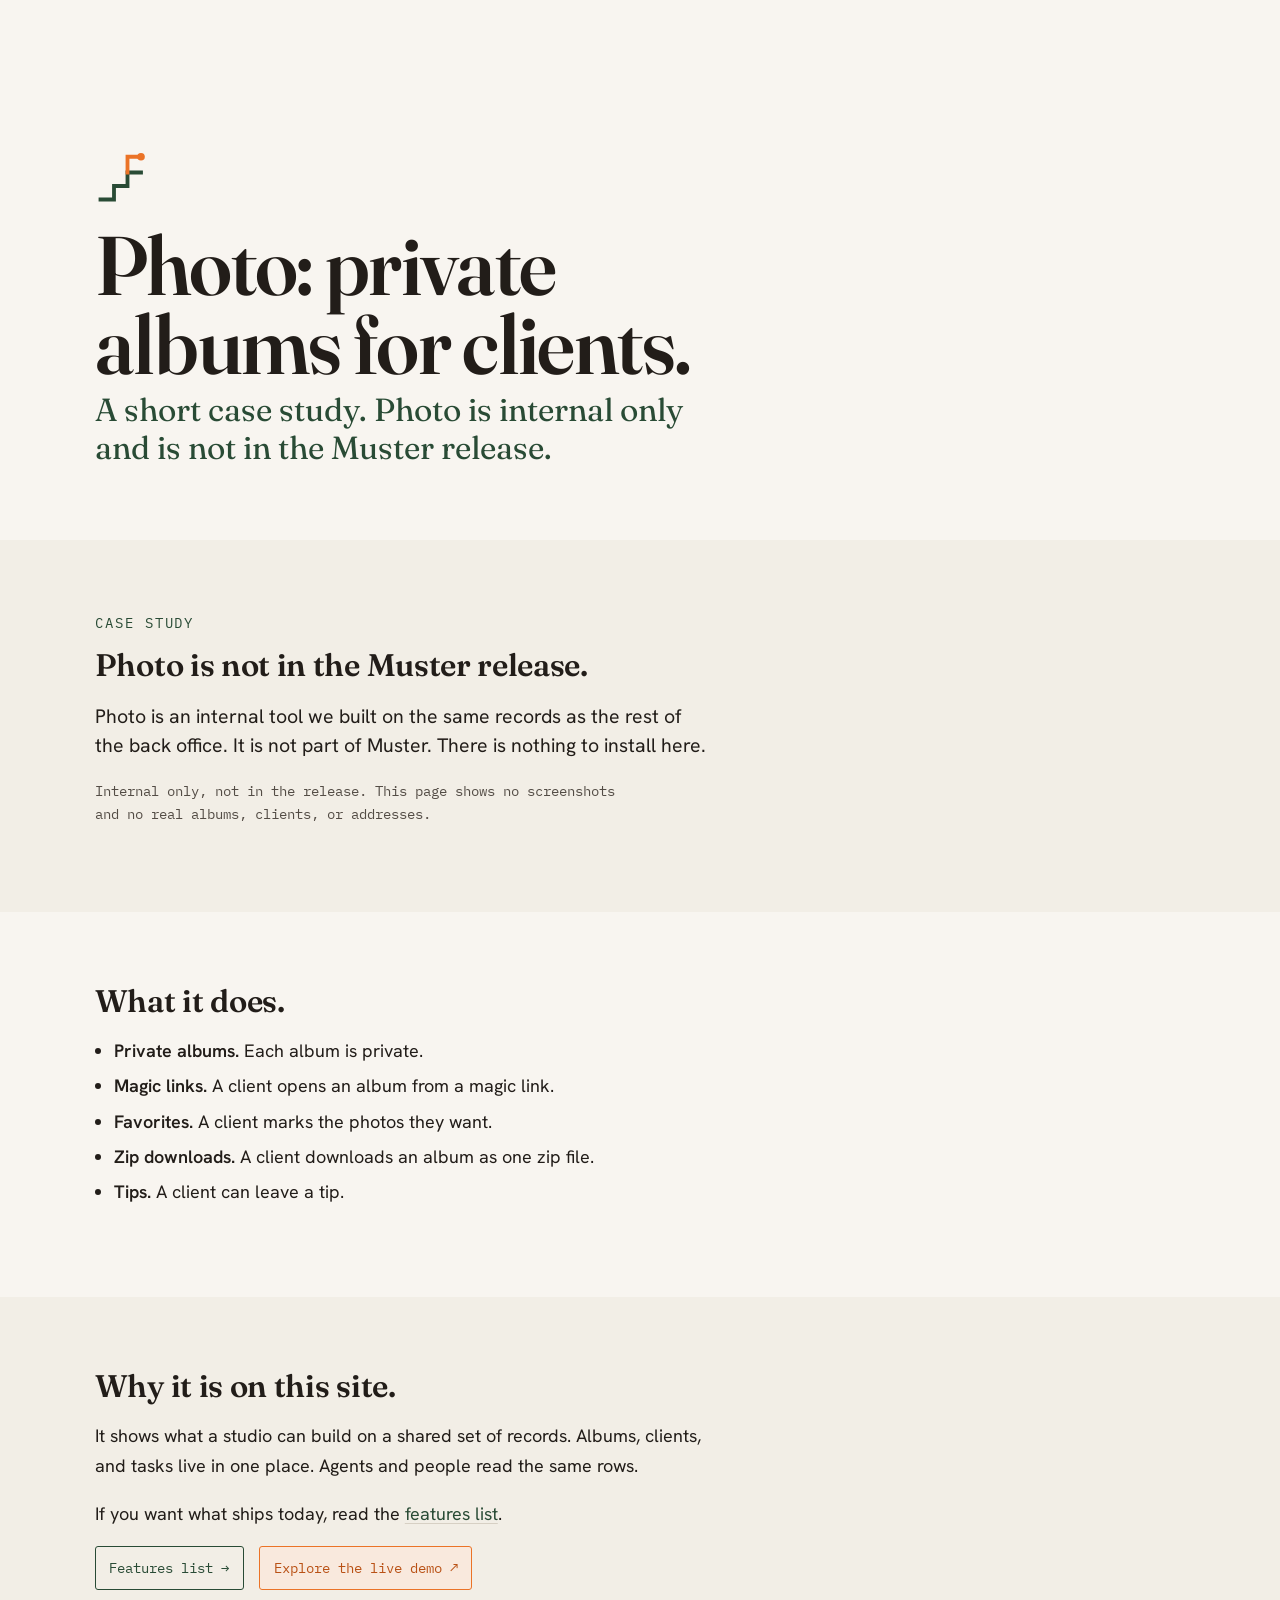
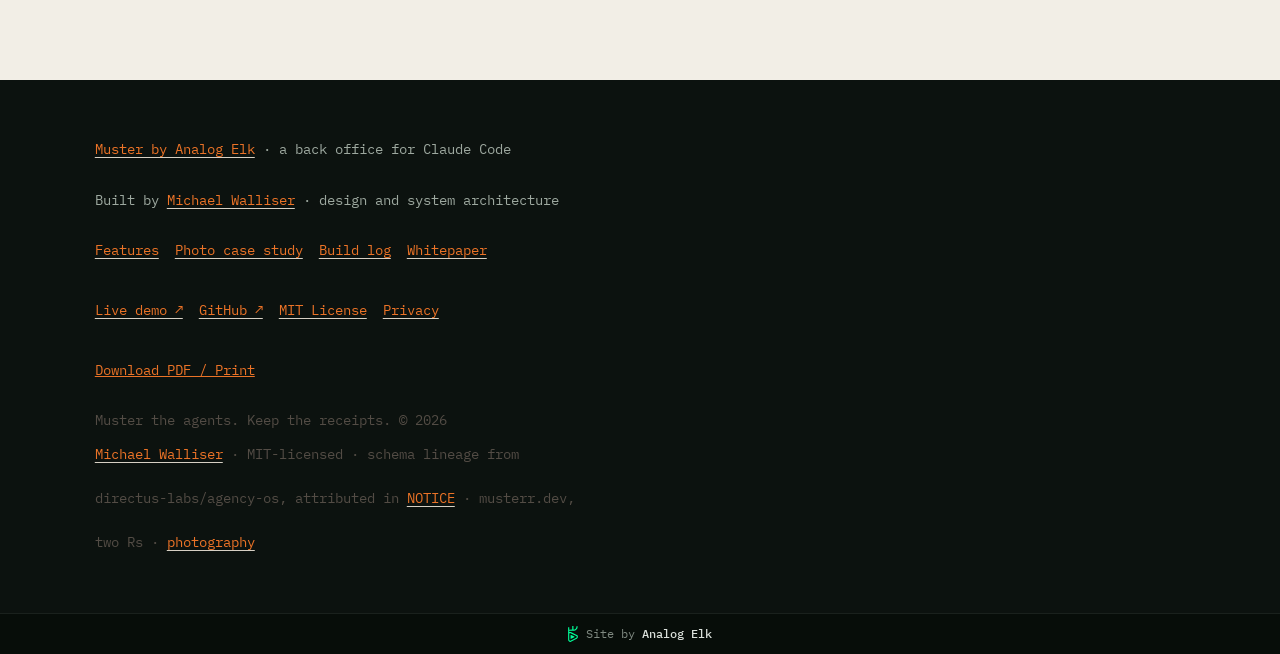
<file: site/photo.html>
<!DOCTYPE html>
<html lang="en">
<head>
<meta charset="utf-8">
<meta name="viewport" content="width=device-width, initial-scale=1">
<title>Photo: a private album tool built on the same records</title>
<meta name="description" content="A short case study of Photo, an internal tool for private client albums. It is not in the Muster release.">
<link rel="canonical" href="https://musterr.dev/photo.html">

<meta property="og:type" content="website">
<meta property="og:url" content="https://musterr.dev/photo.html">
<meta property="og:title" content="Photo: a private album tool built on the same records">
<meta property="og:description" content="A short case study of Photo, an internal tool for private client albums. It is not in the Muster release.">
<meta property="og:image" content="https://musterr.dev/assets/muster-board.png">
<meta property="og:image:alt" content="The Muster task board: rows grouped by status, in the team portal.">
<meta name="twitter:card" content="summary_large_image">
<meta name="twitter:title" content="Photo: a private album tool built on the same records">
<meta name="twitter:description" content="A short case study of Photo, an internal tool for private client albums. It is not in the Muster release.">
<meta name="twitter:image" content="https://musterr.dev/assets/muster-board.png">

<!-- favicon: three steps + one ember, the Build-Trail at 16px -->
<link rel="icon" href="data:image/svg+xml,%3Csvg xmlns='http://www.w3.org/2000/svg' viewBox='0 0 48 64'%3E%3Cpolyline points='6,58 18,58 18,44 30,44 30,30 42,30' fill='none' stroke='%2325402F' stroke-width='5' stroke-linecap='square'/%3E%3Cpolyline points='30,30 30,16 42,16' fill='none' stroke='%23DE7330' stroke-width='5' stroke-linecap='square'/%3E%3Ccircle cx='42' cy='16' r='5' fill='%23DE7330'/%3E%3C/svg%3E">

<!-- fonts: Fraunces (display), Hanken Grotesk (body), IBM Plex Mono (mono), display:swap -->
<link rel="preconnect" href="https://fonts.googleapis.com">
<link rel="preconnect" href="https://fonts.gstatic.com" crossorigin>
<link href="https://fonts.googleapis.com/css2?family=Fraunces:opsz,wght@9..144,400;9..144,600&family=Hanken+Grotesk:wght@400;500;600&family=IBM+Plex+Mono:wght@400;500;600&display=swap" rel="stylesheet">

<link rel="stylesheet" href="styles.css">

<!-- Matomo: self-hosted, cookieless (disableCookies), IP-anonymized server-side; skipped entirely
     when the browser sends Global Privacy Control (DNT is honored server-side by Matomo).
     Disclosed in privacy.html -->
<script>
if (!navigator.globalPrivacyControl) {
  var _paq = window._paq = window._paq || [];
  _paq.push(['disableCookies']);
  _paq.push(['setTrackerUrl', 'https://analytics.analogelk.com/matomo.php']);
  _paq.push(['setSiteId', '10']);
  _paq.push(['trackPageView']);
  _paq.push(['enableLinkTracking']);
  var g = document.createElement('script');
  g.async = true;
  g.src = 'https://analytics.analogelk.com/matomo.js';
  document.head.appendChild(g);
}
</script>

<!-- Interaction heatmap: first-party beacon to our own sink (analogelk.com), the same
     infrastructure as the analytics above. Anonymous click positions and scroll depth
     only: no cookies, no PII, no element text. Runs only on the production hostname and
     is skipped entirely when the browser sends Global Privacy Control.
     Disclosed in privacy.html -->
<script>
if (!navigator.globalPrivacyControl) {
  (function () {
    'use strict';
    if (typeof navigator.sendBeacon !== 'function') return;
    if (location.hostname !== 'musterr.dev' && location.hostname !== 'www.musterr.dev') return;

    var ENDPOINT = 'https://analogelk.com/api/interactions';
    var MAX_CLICK_BEACONS = 200; // storm cap per page load
    var SITE = 'musterr.dev';

    var device = /Mobi|Android|iPhone|iPad|iPod|Tablet/i.test(navigator.userAgent)
      ? 'mobile'
      : 'desktop';

    function beacon(body) {
      try {
        navigator.sendBeacon(ENDPOINT, JSON.stringify(body));
      } catch (e) {
        /* telemetry must never affect the page */
      }
    }

    // Clicks: one capture-phase listener, viewport-relative X, document-relative Y.
    var clickCount = 0;
    document.addEventListener('click', function (e) {
      if (clickCount >= MAX_CLICK_BEACONS) return;
      clickCount += 1;
      var scrollHeight = document.documentElement.scrollHeight || document.body.scrollHeight;
      var xPct = (e.clientX / window.innerWidth) * 100;
      var yPct = scrollHeight > 0 ? ((e.clientY + window.scrollY) / scrollHeight) * 100 : 0;
      beacon({
        event_type: 'click',
        route: location.pathname,
        site: SITE,
        xPct: Math.min(100, Math.max(0, xPct)),
        yPct: Math.min(100, Math.max(0, yPct)),
        viewport_w: window.innerWidth,
        viewport_h: window.innerHeight,
        device: device
      });
    }, true);

    // Scroll depth: rAF-throttled max tracker, one beacon per page view,
    // flushed on pagehide or tab-hide (whichever comes first).
    var maxScroll = 0;
    var ticking = false;

    function currentScrollPct() {
      var scrollHeight = document.documentElement.scrollHeight || document.body.scrollHeight;
      if (!scrollHeight) return 0;
      var raw = ((window.scrollY + window.innerHeight) / scrollHeight) * 100;
      return Math.min(100, Math.max(0, raw));
    }

    window.addEventListener('scroll', function () {
      if (ticking) return;
      ticking = true;
      window.requestAnimationFrame(function () {
        var p = currentScrollPct();
        if (p > maxScroll) maxScroll = p;
        ticking = false;
      });
    }, { passive: true });

    function flush() {
      if (maxScroll <= 0) return;
      beacon({
        event_type: 'scroll',
        route: location.pathname,
        site: SITE,
        scroll_pct: maxScroll,
        viewport_w: window.innerWidth,
        viewport_h: window.innerHeight,
        device: device
      });
      maxScroll = 0;
    }

    window.addEventListener('pagehide', flush);
    document.addEventListener('visibilitychange', function () {
      if (document.visibilityState === 'hidden') flush();
    });
  })();
}
</script>
</head>
<body>
<a class="skip" href="#main">Skip to content</a>

<header class="topbar" id="topbar" hidden>
  <a class="topbar__brand" href="/" aria-label="Muster: home">
    <svg viewBox="0 0 48 64" aria-hidden="true"><polyline points="6,58 18,58 18,44 30,44 30,30 42,30" fill="none" stroke="var(--pine)" stroke-width="4.5" stroke-linecap="square"/><polyline points="30,30 30,16 42,16" fill="none" stroke="var(--ember)" stroke-width="4.5" stroke-linecap="square"/><circle cx="42" cy="16" r="4.5" fill="var(--ember)"/></svg>
    Muster
  </a>
  <nav class="topbar__nav" aria-label="Site links">
    <a href="/">Product</a>
    <a href="/features.html">Features</a>
    <a href="/photo.html">Photo</a>
    <a href="/about.html">Build log</a>
    <a href="/paper.html">Whitepaper</a>
  </nav>
  <span class="topbar__spacer"></span>
  <div class="topbar__cta">
    <a class="btn btn--live btn--sm" href="https://app.musterr.dev" target="_blank" rel="noopener" title="static demo snapshot, no sign-in">Live demo ↗</a>
    <a class="btn btn--sm topbar__secondary" href="/about.html">Build log</a>
  </div>
</header>

<main id="main">
<section class="band band-paper hero" id="top">
  <div class="doc">
    <svg class="hero__mark trail-draw" viewBox="0 0 48 64" role="img" aria-label="The Build-Trail: stacked verified steps, the top step ember and live">
      <polyline points="4,60 16,60 16,48 28,48 28,36 40,36" fill="none" stroke="var(--pine)" stroke-width="3.4" stroke-linecap="square" stroke-linejoin="miter" style="--len:120"/>
      <polyline class="ember-step" points="28,36 28,22 40,22" fill="none" stroke="var(--ember)" stroke-width="3.4" stroke-linecap="square" stroke-linejoin="miter" style="--len:40"/>
      <circle cx="40" cy="22" r="3.4" fill="var(--ember)"/>
    </svg>
    <h1 class="hero__wordmark">Photo: private albums for clients.</h1>
    <p class="hero__lede">A short case study. Photo is internal only and is not in the Muster release.</p>
  </div>
</section>

<section class="band band-paper band-paper--alt">
  <div class="doc">
    <p class="kicker">Case study</p>
    <h2 class="h2">Photo is not in the Muster release.</h2>
    <p class="lead">Photo is an internal tool we built on the same records as the rest of the back office. It is not part of Muster. There is nothing to install here.</p>
    <p class="fineprint">Internal only, not in the release. This page shows no screenshots and no real albums, clients, or addresses.</p>
  </div>
</section>

<section class="band band-paper">
  <div class="doc">
    <h2 class="h2">What it does.</h2>
    <ul class="tight">
      <li><strong>Private albums.</strong> Each album is private.</li>
      <li><strong>Magic links.</strong> A client opens an album from a magic link.</li>
      <li><strong>Favorites.</strong> A client marks the photos they want.</li>
      <li><strong>Zip downloads.</strong> A client downloads an album as one zip file.</li>
      <li><strong>Tips.</strong> A client can leave a tip.</li>
    </ul>
  </div>
</section>

<section class="band band-paper band-paper--alt">
  <div class="doc">
    <h2 class="h2">Why it is on this site.</h2>
    <p>It shows what a studio can build on a shared set of records. Albums, clients, and tasks live in one place. Agents and people read the same rows.</p>
    <p>If you want what ships today, read the <a href="/features.html">features list</a>.</p>
    <p><a class="btn" href="/features.html">Features list →</a> &nbsp; <a class="btn btn--live" href="https://app.musterr.dev" target="_blank" rel="noopener">Explore the live demo ↗</a></p>
  </div>
</section>
</main>

<!-- ===================== FOOTER ===================== -->
<footer class="footer">
  <div class="doc">
    <div><a href="https://analogelk.com" target="_blank" rel="noopener">Muster by Analog Elk</a> · a back office for Claude Code</div>
    <div>Built by <a href="https://walliser.me" target="_blank" rel="noopener">Michael Walliser</a> · design and system architecture</div>
    <div class="footer__links">
      <a href="/features.html">Features</a>
      <a href="/photo.html">Photo case study</a>
      <a href="/about.html">Build log</a>
      <a href="/paper.html">Whitepaper</a>
      <a href="https://app.musterr.dev" target="_blank" rel="noopener" title="static demo snapshot, no sign-in">Live demo ↗</a>
      <a href="https://github.com/AnalogElk/muster" target="_blank" rel="noopener">GitHub ↗</a>
      <a href="https://github.com/AnalogElk/muster/blob/main/LICENSE" target="_blank" rel="noopener">MIT License</a>
      <a href="privacy.html">Privacy</a>
      <button type="button" onclick="window.print()" style="background:none;border:0;padding:0;font:inherit;color:var(--ember);cursor:pointer;text-decoration:underline">Download PDF / Print</button>
    </div>
    <div class="fineprint" style="margin-top:1rem;">Muster the agents. Keep the receipts. © 2026 <a href="https://walliser.me" target="_blank" rel="noopener">Michael Walliser</a> · MIT-licensed · schema lineage from directus-labs/agency-os, attributed in <a href="https://github.com/AnalogElk/muster/blob/main/NOTICE" target="_blank" rel="noopener">NOTICE</a> · musterr.dev, two Rs · <a href="https://wlsr.me" target="_blank" rel="noopener">photography</a></div>
  </div>
</footer>
<div class="ae-credit">
  <a href="https://analogelk.com">
    <svg viewBox="117 123 287 465" width="10" height="16" aria-hidden="true" focusable="false">
      <path d="M206 383.7l93 44.9c8.1 3.9 8.3 15.5.2 19.6l-93 47.8c-7.3 3.7-16-1.5-16-9.7v-92.8c0-8 8.5-13.3 15.8-9.8z"/>
      <path d="M368.5 381.2L199 299.3c-15.5-7.5-32.9-7-47.9.9v-36.6l135.6-1.1c59.5-.5 107.7-48.6 108.2-108.2l.2-25.9-35-.3-.2 23.5c-.3 41.7-34.1 75.5-75.8 75.8l-9.8.1-.8-102.3-35 .3.8 102.2-88.2.7v-69.7h-31.8v256.9h0v108.6c0 21.2 9.9 40.6 26.4 51.9 9.2 6.3 19.7 9.6 30.2 9.6 8.3 0 16.5-2 24.3-6l169.5-87.2c20.2-10.4 32.7-32 32.4-56.3-.1-25.2-13-46.5-33.4-56.3z m-12.6 80l-169.5 87.2c-7.7 4-16.3 3.4-23.5-1.6-7.2-4.9-11.3-13.1-11.3-22.3V355.4c0-9.1 4.1-17.2 11.1-22.2 4.1-2.9 8.6-4.3 13.2-4.3 3.4 0 6.7.8 10 2.3l169.5 81.9c8.9 4.3 14.3 13.2 14.4 23.8.1 10.7-5.1 19.8-13.9 24.3z"/>
    </svg>
    <span>Site by <strong>Analog Elk</strong></span>
  </a>
</div>

<script>
(function () {
  "use strict";
  var topbar = document.getElementById("topbar");
  var hero = document.getElementById("top");
  if (topbar) topbar.hidden = false;
  if (topbar && "IntersectionObserver" in window) {
    new IntersectionObserver(function (entries) {
      entries.forEach(function (e) {
        topbar.classList.toggle("is-visible", !e.isIntersecting);
      });
    }, { rootMargin: "-120px 0px 0px 0px" }).observe(hero);
  } else if (topbar) {
    topbar.classList.add("is-visible");
  }
})();
</script>
</body>
</html>
</file>
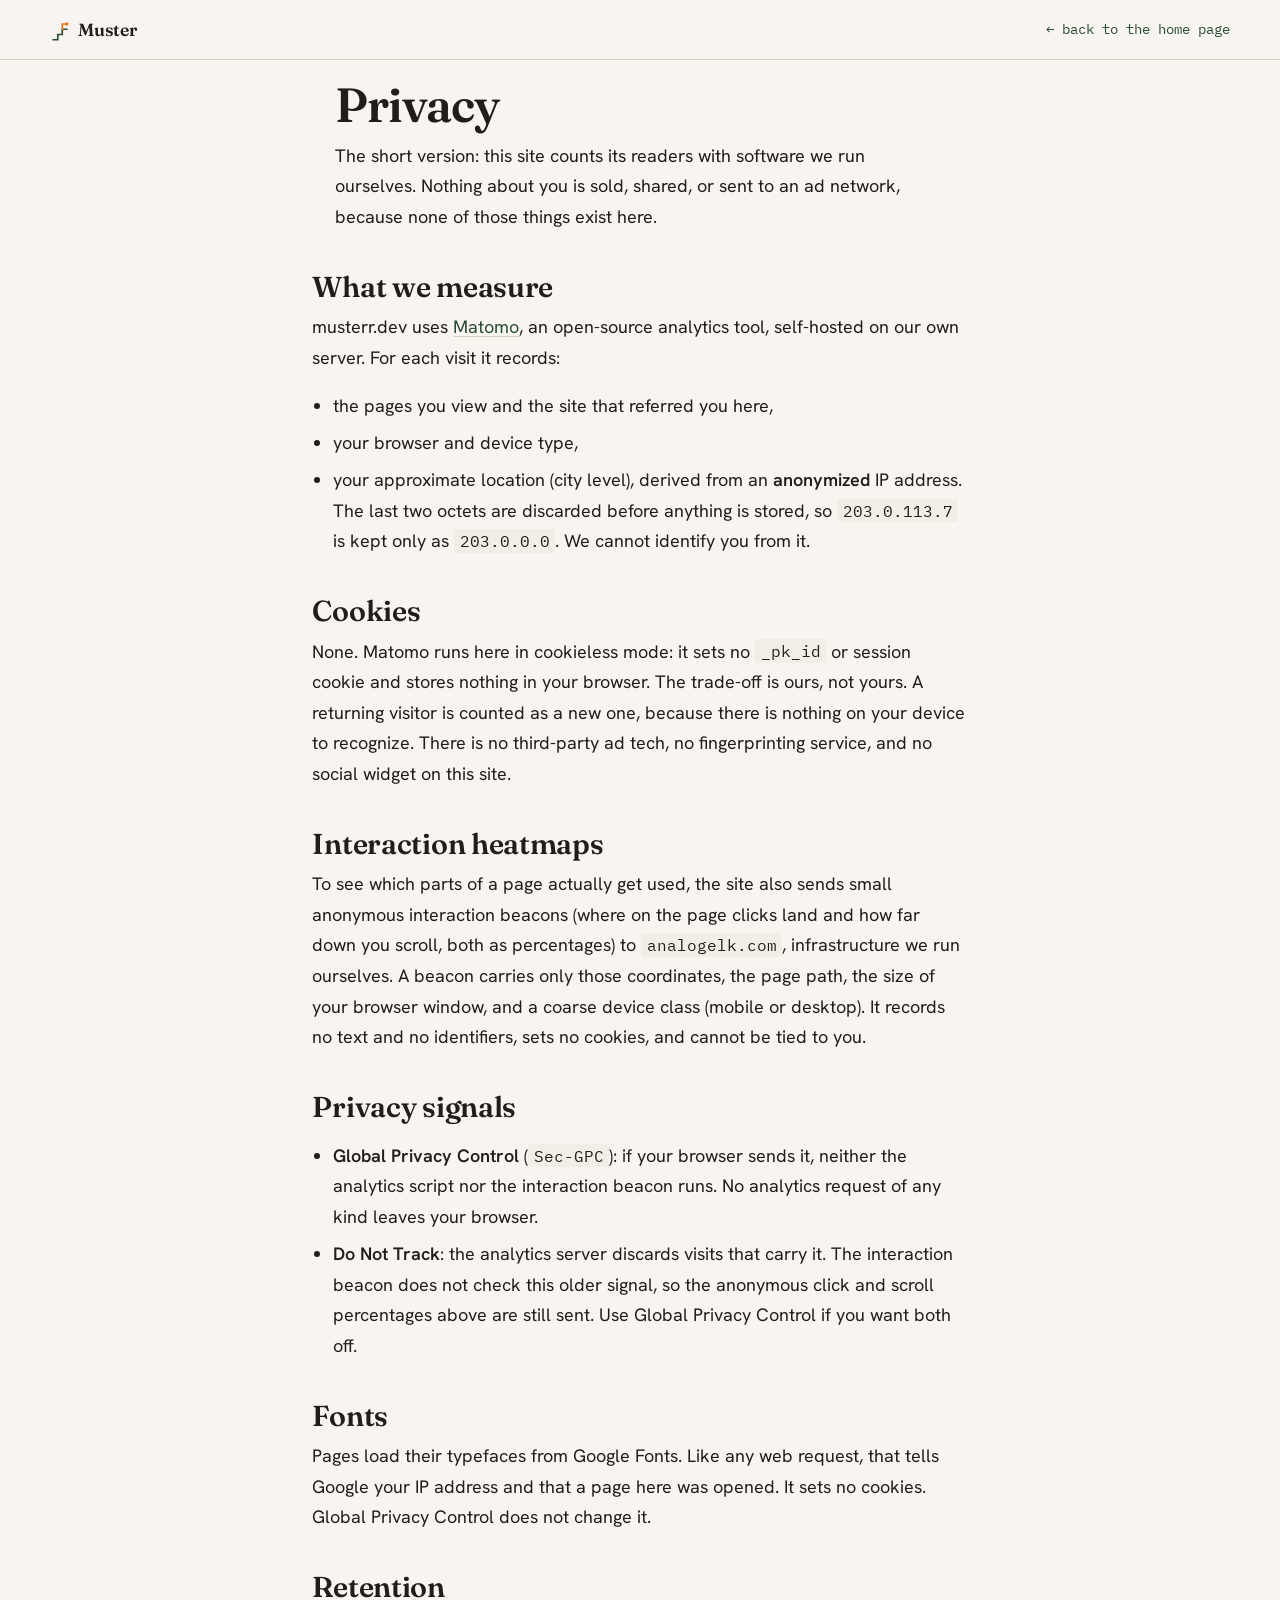
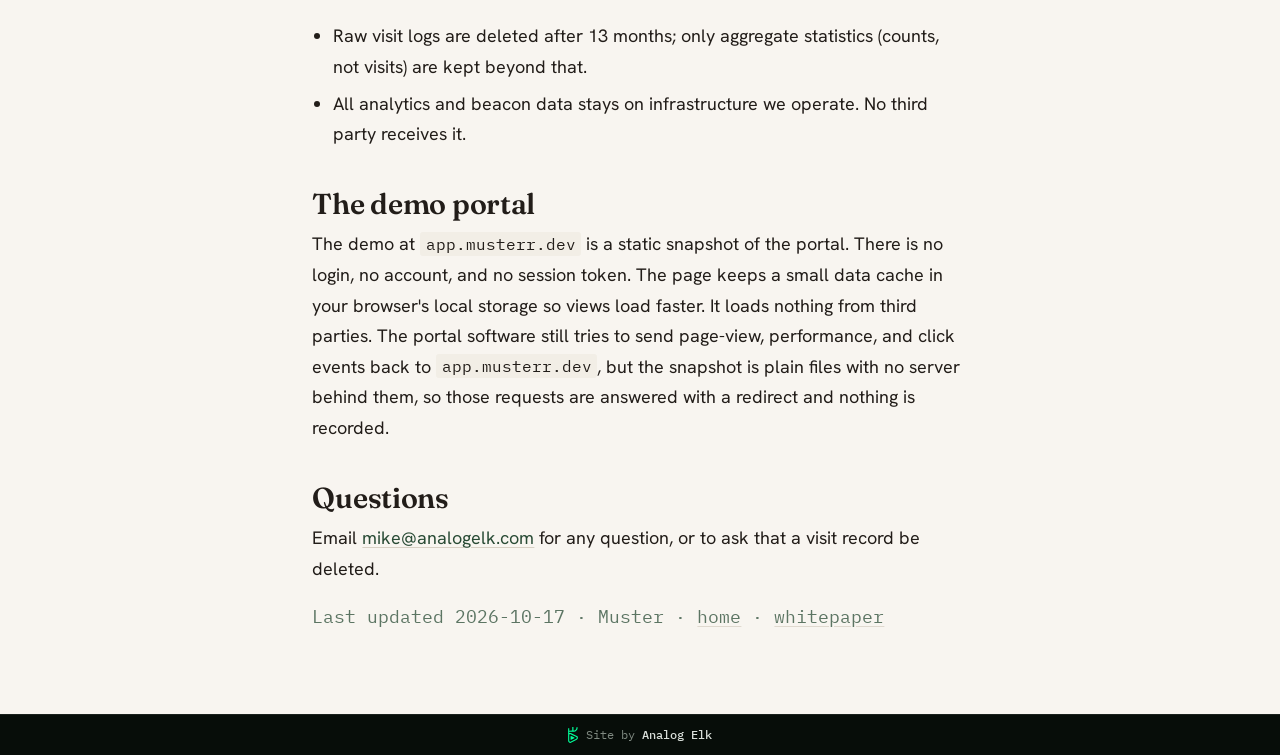
<file: site/privacy.html>
<!DOCTYPE html>
<html lang="en">
<head>
<meta charset="utf-8">
<meta name="viewport" content="width=device-width, initial-scale=1">
<title>Privacy · Muster</title>
<meta name="description" content="What musterr.dev measures, what it stores, and what it never does with your data.">
<link rel="canonical" href="https://musterr.dev/privacy.html">
<link rel="icon" href="data:image/svg+xml,%3Csvg xmlns='http://www.w3.org/2000/svg' viewBox='0 0 48 64'%3E%3Cpolyline points='6,58 18,58 18,44 30,44 30,30 42,30' fill='none' stroke='%2325402F' stroke-width='5' stroke-linecap='square'/%3E%3Cpolyline points='30,30 30,16 42,16' fill='none' stroke='%23DE7330' stroke-width='5' stroke-linecap='square'/%3E%3Ccircle cx='42' cy='16' r='5' fill='%23DE7330'/%3E%3C/svg%3E">
<link rel="preconnect" href="https://fonts.googleapis.com">
<link rel="preconnect" href="https://fonts.gstatic.com" crossorigin>
<link href="https://fonts.googleapis.com/css2?family=Fraunces:opsz,wght@9..144,400;9..144,600&family=Hanken+Grotesk:wght@400;500;600&family=IBM+Plex+Mono:wght@400;500;600&display=swap" rel="stylesheet">
<link rel="stylesheet" href="styles.css">
<style>
  .paper-doc { max-width: 70ch; margin: 0 auto; padding: 0 1.4rem 4rem; }
  .paper-doc h1 { font-size: clamp(2.1rem,5.5vw,3rem); line-height:1.08; letter-spacing:-0.02em; margin: 0 0 0.6rem; }
  .paper-doc h2 { font-size: clamp(1.4rem,3.5vw,1.8rem); margin: 2.4rem 0 0.6rem; letter-spacing:-0.01em; }
  .paper-doc p, .paper-doc li { font-size: 1.125rem; line-height: 1.7; }
  .paper-doc p { margin: 0 0 1.1rem; }
  .paper-doc ul { padding-left: 1.3rem; }
  .paper-doc li { margin: 0.4rem 0; }
  .paper-doc code { font-family: var(--mono); font-size: max(0.9em, var(--type-floor)); background: var(--paper-2); padding: 0.08em 0.34em; border-radius: 3px; }
  .paper-hd { padding: 1.2rem 1.4rem 0; }
  .backhome { display:inline-flex; gap:0.4rem; align-items:center; min-height:var(--target-min); font-family:var(--mono); font-size:var(--type-floor); text-decoration:none; color:var(--pine); }
  .fineprint-block { font-family: var(--mono); font-size: var(--type-floor); color: var(--pine); opacity: 0.75; margin-top: 2.5rem; }
</style>
<!-- Matomo: self-hosted, cookieless (disableCookies), IP-anonymized server-side; skipped entirely
     when the browser sends Global Privacy Control (DNT is honored server-side by Matomo).
     Disclosed on this page -->
<script>
if (!navigator.globalPrivacyControl) {
  var _paq = window._paq = window._paq || [];
  _paq.push(['disableCookies']);
  _paq.push(['setTrackerUrl', 'https://analytics.analogelk.com/matomo.php']);
  _paq.push(['setSiteId', '10']);
  _paq.push(['trackPageView']);
  _paq.push(['enableLinkTracking']);
  var g = document.createElement('script');
  g.async = true;
  g.src = 'https://analytics.analogelk.com/matomo.js';
  document.head.appendChild(g);
}
</script>

<!-- Interaction heatmap: first-party beacon to our own sink (analogelk.com), the same
     infrastructure as the analytics above. Anonymous click positions and scroll depth
     only: no cookies, no PII, no element text. Runs only on the production hostname and
     is skipped entirely when the browser sends Global Privacy Control.
     Disclosed on this page -->
<script>
if (!navigator.globalPrivacyControl) {
  (function () {
    'use strict';
    if (typeof navigator.sendBeacon !== 'function') return;
    if (location.hostname !== 'musterr.dev' && location.hostname !== 'www.musterr.dev') return;

    var ENDPOINT = 'https://analogelk.com/api/interactions';
    var MAX_CLICK_BEACONS = 200; // storm cap per page load
    var SITE = 'musterr.dev';

    var device = /Mobi|Android|iPhone|iPad|iPod|Tablet/i.test(navigator.userAgent)
      ? 'mobile'
      : 'desktop';

    function beacon(body) {
      try {
        navigator.sendBeacon(ENDPOINT, JSON.stringify(body));
      } catch (e) {
        /* telemetry must never affect the page */
      }
    }

    // Clicks: one capture-phase listener, viewport-relative X, document-relative Y.
    var clickCount = 0;
    document.addEventListener('click', function (e) {
      if (clickCount >= MAX_CLICK_BEACONS) return;
      clickCount += 1;
      var scrollHeight = document.documentElement.scrollHeight || document.body.scrollHeight;
      var xPct = (e.clientX / window.innerWidth) * 100;
      var yPct = scrollHeight > 0 ? ((e.clientY + window.scrollY) / scrollHeight) * 100 : 0;
      beacon({
        event_type: 'click',
        route: location.pathname,
        site: SITE,
        xPct: Math.min(100, Math.max(0, xPct)),
        yPct: Math.min(100, Math.max(0, yPct)),
        viewport_w: window.innerWidth,
        viewport_h: window.innerHeight,
        device: device
      });
    }, true);

    // Scroll depth: rAF-throttled max tracker, one beacon per page view,
    // flushed on pagehide or tab-hide (whichever comes first).
    var maxScroll = 0;
    var ticking = false;

    function currentScrollPct() {
      var scrollHeight = document.documentElement.scrollHeight || document.body.scrollHeight;
      if (!scrollHeight) return 0;
      var raw = ((window.scrollY + window.innerHeight) / scrollHeight) * 100;
      return Math.min(100, Math.max(0, raw));
    }

    window.addEventListener('scroll', function () {
      if (ticking) return;
      ticking = true;
      window.requestAnimationFrame(function () {
        var p = currentScrollPct();
        if (p > maxScroll) maxScroll = p;
        ticking = false;
      });
    }, { passive: true });

    function flush() {
      if (maxScroll <= 0) return;
      beacon({
        event_type: 'scroll',
        route: location.pathname,
        site: SITE,
        scroll_pct: maxScroll,
        viewport_w: window.innerWidth,
        viewport_h: window.innerHeight,
        device: device
      });
      maxScroll = 0;
    }

    window.addEventListener('pagehide', flush);
    document.addEventListener('visibilitychange', function () {
      if (document.visibilityState === 'hidden') flush();
    });
  })();
}
</script>
</head>
<body>
<a class="skip" href="#privacy-main">Skip to content</a>
<header class="topbar is-visible" style="transform:none;">
  <a class="topbar__brand" href="index.html" aria-label="Muster: home">
    <svg viewBox="0 0 48 64" aria-hidden="true"><polyline points="6,58 18,58 18,44 30,44 30,30 42,30" fill="none" stroke="var(--pine)" stroke-width="4.5" stroke-linecap="square"/><polyline points="30,30 30,16 42,16" fill="none" stroke="var(--ember)" stroke-width="4.5" stroke-linecap="square"/><circle cx="42" cy="16" r="4.5" fill="var(--ember)"/></svg>
    Muster
  </a>
  <span class="topbar__spacer"></span>
  <div class="topbar__cta">
    <a class="backhome" href="index.html">&larr; back to the home page</a>
  </div>
</header>
<main id="privacy-main" class="paper-doc">
  <div class="paper-hd">
    <h1>Privacy</h1>
    <p>The short version: this site counts its readers with software we run ourselves. Nothing about you is sold, shared, or sent to an ad network, because none of those things exist here.</p>
  </div>

  <h2>What we measure</h2>
  <p>musterr.dev uses <a href="https://matomo.org" target="_blank" rel="noopener">Matomo</a>, an open-source analytics tool, self-hosted on our own server. For each visit it records:</p>
  <ul>
    <li>the pages you view and the site that referred you here,</li>
    <li>your browser and device type,</li>
    <li>your approximate location (city level), derived from an <strong>anonymized</strong> IP address. The last two octets are discarded before anything is stored, so <code>203.0.113.7</code> is kept only as <code>203.0.0.0</code>. We cannot identify you from it.</li>
  </ul>

  <h2>Cookies</h2>
  <p>None. Matomo runs here in cookieless mode: it sets no <code>_pk_id</code> or session cookie and stores nothing in your browser. The trade-off is ours, not yours. A returning visitor is counted as a new one, because there is nothing on your device to recognize. There is no third-party ad tech, no fingerprinting service, and no social widget on this site.</p>

  <h2>Interaction heatmaps</h2>
  <p>To see which parts of a page actually get used, the site also sends small anonymous interaction beacons (where on the page clicks land and how far down you scroll, both as percentages) to <code>analogelk.com</code>, infrastructure we run ourselves. A beacon carries only those coordinates, the page path, the size of your browser window, and a coarse device class (mobile or desktop). It records no text and no identifiers, sets no cookies, and cannot be tied to you.</p>

  <h2>Privacy signals</h2>
  <ul>
    <li><strong>Global Privacy Control</strong> (<code>Sec-GPC</code>): if your browser sends it, neither the analytics script nor the interaction beacon runs. No analytics request of any kind leaves your browser.</li>
    <li><strong>Do Not Track</strong>: the analytics server discards visits that carry it. The interaction beacon does not check this older signal, so the anonymous click and scroll percentages above are still sent. Use Global Privacy Control if you want both off.</li>
  </ul>

  <h2>Fonts</h2>
  <p>Pages load their typefaces from Google Fonts. Like any web request, that tells Google your IP address and that a page here was opened. It sets no cookies. Global Privacy Control does not change it.</p>

  <h2>Retention</h2>
  <ul>
    <li>Raw visit logs are deleted after 13 months; only aggregate statistics (counts, not visits) are kept beyond that.</li>
    <li>All analytics and beacon data stays on infrastructure we operate. No third party receives it.</li>
  </ul>

  <h2>The demo portal</h2>
  <p>The demo at <code>app.musterr.dev</code> is a static snapshot of the portal. There is no login, no account, and no session token. The page keeps a small data cache in your browser's local storage so views load faster. It loads nothing from third parties. The portal software still tries to send page-view, performance, and click events back to <code>app.musterr.dev</code>, but the snapshot is plain files with no server behind them, so those requests are answered with a redirect and nothing is recorded.</p>

  <h2>Questions</h2>
  <p>Email <a href="mailto:mike@analogelk.com">mike@analogelk.com</a> for any question, or to ask that a visit record be deleted.</p>

  <p class="fineprint-block">Last updated 2026-10-17 · Muster · <a href="index.html">home</a> · <a href="paper.html">whitepaper</a></p>
</main>
<div class="ae-credit">
  <a href="https://analogelk.com">
    <svg viewBox="117 123 287 465" width="10" height="16" aria-hidden="true" focusable="false">
      <path d="M206 383.7l93 44.9c8.1 3.9 8.3 15.5.2 19.6l-93 47.8c-7.3 3.7-16-1.5-16-9.7v-92.8c0-8 8.5-13.3 15.8-9.8z"/>
      <path d="M368.5 381.2L199 299.3c-15.5-7.5-32.9-7-47.9.9v-36.6l135.6-1.1c59.5-.5 107.7-48.6 108.2-108.2l.2-25.9-35-.3-.2 23.5c-.3 41.7-34.1 75.5-75.8 75.8l-9.8.1-.8-102.3-35 .3.8 102.2-88.2.7v-69.7h-31.8v256.9h0v108.6c0 21.2 9.9 40.6 26.4 51.9 9.2 6.3 19.7 9.6 30.2 9.6 8.3 0 16.5-2 24.3-6l169.5-87.2c20.2-10.4 32.7-32 32.4-56.3-.1-25.2-13-46.5-33.4-56.3z m-12.6 80l-169.5 87.2c-7.7 4-16.3 3.4-23.5-1.6-7.2-4.9-11.3-13.1-11.3-22.3V355.4c0-9.1 4.1-17.2 11.1-22.2 4.1-2.9 8.6-4.3 13.2-4.3 3.4 0 6.7.8 10 2.3l169.5 81.9c8.9 4.3 14.3 13.2 14.4 23.8.1 10.7-5.1 19.8-13.9 24.3z"/>
    </svg>
    <span>Site by <strong>Analog Elk</strong></span>
  </a>
</div>
</body>
</html>
</file>
<file: site/styles.css>
/* =========================================================================
   Muster — the operating system for agentic software teams
   Field-report / build-log homepage. One stylesheet, no framework.
   Palette: warm bone paper, deep pine ink, single reserved ember "live" accent.
   ========================================================================= */

/* ---- Tokens -------------------------------------------------------------- */
:root {
  /* color — OKLCH with hex fallback */
  --paper:      #F4EFE4;
  --paper-2:    #EFE8D9;          /* subtle inset / card on paper */
  --ink:        #221F1A;
  --ink-soft:   #4A463D;
  --pine:       #25402F;
  --pine-deep:  #1B3023;
  --bone-rule:  #DDD4C2;
  --ember:      #DE7330;
  --ember-deep: #B9551C;
  --console:    #14201B;
  --console-2:  #1B2C24;          /* console card */
  --console-fg: #ECE7DC;
  --console-mut:#9DB0A2;
  --console-rule:#2C4337;

  /* type */
  --display: "Fraunces", Georgia, "Times New Roman", serif;
  --body: "Hanken Grotesk", system-ui, -apple-system, "Segoe UI", Roboto, sans-serif;
  --mono: "IBM Plex Mono", ui-monospace, "SF Mono", Menlo, Consolas, monospace;

  --measure: 66ch;
  --rail-w: 232px;
  --type-floor: 0.875rem;
  --target-min: 2.75rem;
  --topbar-offset: 5rem;

  --space-1: 0.5rem;
  --space-2: 1rem;
  --space-3: 1.5rem;
  --space-4: 2rem;
  --space-5: 3rem;
  --space-6: 4.5rem;
  --space-7: 7rem;
}

@supports (color: oklch(0.5 0.1 160)) {
  :root {
    --paper:      oklch(0.972 0.008 85);
    --paper-2:    oklch(0.950 0.012 84);
    --ink:        oklch(0.235 0.010 60);
    --ink-soft:   oklch(0.420 0.014 65);
    --pine:       oklch(0.380 0.055 155);
    --pine-deep:  oklch(0.300 0.050 155);
    --bone-rule:  oklch(0.860 0.018 80);
    --ember:      oklch(0.685 0.170 48);
    --ember-deep: oklch(0.560 0.150 45);
    --console:    oklch(0.175 0.012 160);
    --console-2:  oklch(0.225 0.016 160);
    --console-fg: oklch(0.940 0.010 90);
    --console-mut:oklch(0.720 0.018 150);
    --console-rule: oklch(0.320 0.020 158);
  }
}

/* ---- Reset / base -------------------------------------------------------- */
*, *::before, *::after { box-sizing: border-box; }
html {
  -webkit-text-size-adjust: 100%;
  scroll-behavior: smooth;
  scroll-padding-top: var(--topbar-offset);
}
@media (prefers-reduced-motion: reduce) { html { scroll-behavior: auto; } }

body {
  margin: 0;
  background: var(--paper);
  color: var(--ink);
  font-family: var(--body);
  font-size: 1.125rem;
  line-height: 1.65;
  font-weight: 400;
  -webkit-font-smoothing: antialiased;
  text-rendering: optimizeLegibility;
}

a {
  color: var(--pine);
  text-decoration-color: var(--bone-rule);
  text-underline-offset: 3px;
  overflow-wrap: anywhere;
}
a:hover { text-decoration-color: var(--pine); }
code { overflow-wrap: anywhere; }

h1, h2, h3 { font-family: var(--display); font-weight: 600; color: var(--ink); line-height: 1.1; }
strong { font-weight: 600; }

:focus-visible {
  outline: 2.5px solid var(--ember);
  outline-offset: 3px;
  border-radius: 2px;
}

/* skip link */
.skip {
  position: absolute; left: -9999px; top: 0; z-index: 200;
  display: inline-flex; align-items: center;
  min-height: var(--target-min);
  background: var(--pine); color: var(--console-fg);
  padding: 0.6rem 1rem; font-family: var(--mono); font-size: var(--type-floor);
}
.skip:focus { left: 0.5rem; top: 0.5rem; }

/* ---- Layout -------------------------------------------------------------- */
.doc {
  /* editorial column, set slightly left of center to give the rail room */
  width: 100%;
  max-width: var(--measure);
  margin: 0 auto;
  padding: 0 1.4rem;
}

.band { padding: var(--space-6) 0; }
.band-paper { background: var(--paper); color: var(--ink); }
.band-paper--alt { background: var(--paper-2); }

/* full-bleed console interludes */
.band-console {
  background: var(--console);
  color: var(--console-fg);
}
.band-console h1, .band-console h2, .band-console h3 { color: var(--console-fg); }
.band-console a { color: var(--ember); text-decoration-color: var(--ember-deep); }

/* hairline divider */
.rule { border: 0; border-top: 1px solid var(--bone-rule); margin: var(--space-4) 0; }
.band-console .rule { border-top-color: var(--console-rule); }

/* ---- Mono helpers -------------------------------------------------------- */
.mono { font-family: var(--mono); }
.meta {
  font-family: var(--mono);
  font-size: var(--type-floor);
  letter-spacing: 0.02em;
  color: var(--ink-soft);
  text-transform: none;
}
.band-console .meta { color: var(--console-mut); }
.kicker {
  font-family: var(--mono);
  font-size: var(--type-floor);
  letter-spacing: 0.14em;
  text-transform: uppercase;
  color: var(--pine);
  margin: 0 0 0.8rem;
}
.band-console .kicker { color: var(--ember); }

/* section numbering */
.secnum { color: var(--pine); font-variant-numeric: tabular-nums; }
.band-console .secnum { color: var(--ember); }

/* ---- Top bar ------------------------------------------------------------- */
.topbar {
  position: sticky; top: 0; z-index: 100;
  display: flex; align-items: center; gap: 0.85rem;
  width: 100%; max-width: 100%; min-height: 3.75rem;
  padding: 0.45rem max(1.4rem, calc((100% - 1180px) / 2));
  background: color-mix(in oklab, var(--paper) 86%, transparent);
  -webkit-backdrop-filter: saturate(1.2) blur(8px);
  backdrop-filter: saturate(1.2) blur(8px);
  border-bottom: 1px solid var(--bone-rule);
  transform: translateY(-110%);
  transition: transform 0.28s ease;
}
.topbar.is-visible { transform: translateY(0); }
@media (prefers-reduced-motion: reduce) { .topbar { transition: none; } }

.topbar__brand {
  display: inline-flex; align-items: center; gap: 0.5rem;
  flex: 0 0 auto; min-height: var(--target-min);
  font-family: var(--display); font-weight: 600; font-size: 1.1rem;
  color: var(--ink); text-decoration: none; letter-spacing: -0.01em;
}
.topbar__brand svg { width: 20px; height: 24px; display: block; }

.topbar__nav {
  display: flex; align-items: center; gap: 1rem; margin-left: 0.35rem;
  font-family: var(--mono); font-size: var(--type-floor);
}
.topbar__nav a {
  display: inline-flex; align-items: center; min-height: var(--target-min);
  color: var(--ink-soft); text-decoration: none;
}
.topbar__nav a:hover { color: var(--pine); }
.topbar__spacer { flex: 1 1 0; min-width: 0; }
.topbar__cta {
  display: flex; flex: 0 0 auto; align-items: center; gap: 0.5rem;
  min-width: 0;
}

@media (max-width: 1050px) {
  .topbar__nav { display: none; }
}

@media (max-width: 600px) {
  .topbar {
    gap: 0.5rem;
    padding-inline: 0.85rem;
  }
  .topbar__cta .topbar__secondary { display: none; }
}

/* ---- Buttons / chips ----------------------------------------------------- */
.btn {
  display: inline-flex; align-items: center; gap: 0.45rem;
  min-height: var(--target-min);
  font-family: var(--mono); font-size: var(--type-floor); line-height: 1.2;
  padding: 0.6rem 0.85rem;
  border: 1px solid var(--pine);
  border-radius: 3px;
  color: var(--pine); background: transparent;
  text-decoration: none; white-space: nowrap;
  transition: background 0.15s ease, color 0.15s ease;
}
.btn:hover { background: var(--pine); color: var(--paper); }
.btn--solid { background: var(--pine); color: var(--paper); }
.btn--solid:hover { background: var(--pine-deep); }
.btn--sm { padding: 0.45rem 0.7rem; font-size: var(--type-floor); }

/* the reserved ember "live" chip — anything ember is a seam into the running system */
.btn--live {
  border-color: var(--ember);
  color: var(--ember-deep);
  background: color-mix(in oklab, var(--ember) 10%, var(--paper));
}
.btn--live:hover { background: var(--ember); color: #fff; border-color: var(--ember); }
.band-console .btn--live {
  color: var(--ember); background: color-mix(in oklab, var(--ember) 14%, var(--console));
}
.band-console .btn--live:hover { color: var(--console); background: var(--ember); }

.band-console .btn {
  border-color: var(--console-mut); color: var(--console-fg);
}
.band-console .btn:hover { background: var(--console-fg); color: var(--console); }

/* inline live chip showing the bare host */
.livechip {
  display: inline-flex; align-items: center; gap: 0.4rem;
  min-height: var(--target-min);
  font-family: var(--mono); font-size: var(--type-floor);
  padding: 0.18rem 0.5rem;
  border: 1px solid var(--ember);
  border-radius: 3px;
  background: color-mix(in oklab, var(--ember) 9%, var(--paper));
  color: var(--ember-deep);
  text-decoration: none;
  white-space: nowrap;
}
.livechip:hover { background: var(--ember); color: #fff; }
.livechip::before { content: "▸"; font-size: 0.7em; }
.band-console .livechip { background: color-mix(in oklab, var(--ember) 14%, var(--console)); color: var(--ember); }

/* archived-snapshot sibling: muted twin */
.snapchip {
  display: inline-flex; align-items: center; gap: 0.35rem;
  min-height: var(--target-min);
  font-family: var(--mono); font-size: var(--type-floor);
  color: var(--ink-soft); text-decoration: none;
  border-bottom: 1px dotted var(--bone-rule);
}
.snapchip:hover { color: var(--pine); }
.snapchip::before { content: "⤓"; }
.band-console .snapchip { color: var(--console-mut); }

/* ---- Hero ---------------------------------------------------------------- */
.hero { padding-top: var(--space-6); padding-bottom: var(--space-5); }
.hero__mark { width: 56px; height: 72px; margin-bottom: 1.4rem; display: block; }

.hero__wordmark {
  font-family: var(--display); font-weight: 600;
  font-size: clamp(3.1rem, 11vw, 5.2rem);
  line-height: 0.95; letter-spacing: -0.02em; margin: 0 0 0.4rem;
}
/* The 0.95 leading is set for the one- and two-line desktop headline. On a
   phone the same headline wraps to four lines, and Fraunces ascenders then
   collide with the descenders above them: the "ffi" of "office" cuts into
   "back". Leading is a function of line count, not of taste, so give the
   wrapped case the room it needs. */
@media (max-width: 640px) {
  .hero__wordmark { line-height: 1.04; }
}
.hero__lede {
  font-family: var(--display); font-weight: 400;
  font-size: clamp(1.4rem, 3.6vw, 2rem);
  line-height: 1.18; color: var(--pine); margin: 0 0 1.6rem;
  max-width: 24ch;
}
.hero__sub { max-width: 60ch; color: var(--ink-soft); margin: 0 0 1.2rem; }
.hero__pitch {
  font-size: 1.22rem; line-height: 1.4; max-width: 40ch; margin: 0 0 2rem;
  font-weight: 500;
}
.hero__pitch b { color: var(--pine); font-weight: 600; }

.hero__cta { display: flex; flex-wrap: wrap; gap: 0.6rem; margin-bottom: var(--space-5); }

/* metric strip — the load-bearing hero element, plain mono, works CSS-off */
.metricstrip {
  border-top: 1.5px solid var(--ink);
  border-bottom: 1.5px solid var(--ink);
  padding: 1.4rem 0;
  display: grid;
  grid-template-columns: repeat(auto-fit, minmax(150px, 1fr));
  gap: 1rem 1.6rem;
  font-family: var(--mono);
}
.metric { line-height: 1.25; }
.metric__n {
  display: block; font-size: 1.5rem; font-weight: 600; color: var(--pine);
  font-variant-numeric: tabular-nums; letter-spacing: -0.01em;
}
.metric__l { display: block; font-size: var(--type-floor); color: var(--ink-soft); margin-top: 0.15rem; }

/* ---- Prose --------------------------------------------------------------- */
.h2 {
  font-size: clamp(1.7rem, 4.2vw, 1.95rem);
  margin: 0 0 0.4rem; letter-spacing: -0.01em;
}
.h3 {
  font-family: var(--body); font-weight: 600;
  font-size: 1.3rem; line-height: 1.25; margin: 2rem 0 0.5rem;
}
.lead { font-size: 1.22rem; line-height: 1.5; color: var(--ink); }
.doc p { max-width: var(--measure); }
.band-console .lead { color: var(--console-fg); }

.note {
  font-family: var(--mono); font-size: var(--type-floor); line-height: 1.5;
  color: var(--ink-soft); border-left: 2px solid var(--ember);
  padding: 0.2rem 0 0.2rem 0.9rem; margin: 1.4rem 0;
}
.band-console .note { color: var(--console-mut); }

/* ---- Tables (proof sections) -------------------------------------------- */
.table-wrap {
  width: 100%; max-width: 100%;
  overflow-x: auto;
  overscroll-behavior-inline: contain;
  -webkit-overflow-scrolling: touch;
  margin: 1.4rem 0;
}
table.proof {
  width: 100%; border-collapse: collapse;
  font-size: 0.95rem;
}
table.proof th, table.proof td {
  text-align: left; vertical-align: top;
  padding: 0.6rem 0.8rem;
  border-bottom: 1px solid var(--bone-rule);
}
table.proof thead th {
  font-family: var(--mono); font-size: var(--type-floor); text-transform: uppercase;
  letter-spacing: 0.06em; color: var(--pine); border-bottom: 1.5px solid var(--ink);
  font-weight: 600;
}
table.proof tbody tr:last-child td { border-bottom: 1.5px solid var(--ink); }
table.proof .yes { color: var(--ember-deep); font-weight: 600; }
table.proof .no  { color: var(--ink-soft); }
.band-console table.proof th, .band-console table.proof td { border-bottom-color: var(--console-rule); }
.band-console table.proof thead th { color: var(--ember); border-bottom-color: var(--console-fg); }

/* ---- Ledger (two-column mono) ------------------------------------------- */
.ledger {
  font-family: var(--mono); font-size: var(--type-floor);
  border: 1px solid var(--bone-rule); border-radius: 4px;
  margin: 1.4rem 0; overflow: hidden;
}
.ledger__row {
  display: grid; grid-template-columns: 1fr 1fr;
  border-bottom: 1px solid var(--bone-rule);
}
.ledger__row:last-child { border-bottom: 0; }
.ledger__row > div { padding: 0.55rem 0.8rem; }
.ledger__row > div:first-child {
  border-right: 1px solid var(--bone-rule);
  color: var(--ink-soft);
}
.ledger__head > div { background: var(--pine); color: var(--paper); font-weight: 600; }
.ledger__head > div:first-child { border-right-color: var(--pine-deep); color: var(--paper); }

/* ---- Architecture figure: four planes ----------------------------------- */
.planes {
  display: grid; gap: 0.7rem; margin: 1.6rem 0;
}
.plane {
  border: 1px solid var(--bone-rule); border-left: 3px solid var(--pine);
  border-radius: 4px; padding: 0.9rem 1.1rem; background: var(--paper);
}
.plane__h {
  font-family: var(--mono); font-size: var(--type-floor); font-weight: 600;
  color: var(--pine); letter-spacing: 0.02em; margin: 0 0 0.15rem;
}
.plane__d { font-size: 0.98rem; color: var(--ink-soft); margin: 0; }
.plane--live { border-left-color: var(--ember); }
.plane--live .plane__h { color: var(--ember-deep); }

/* ---- Receipt walk (one defect, end to end) ------------------------------ */
.receipt {
  display: grid; gap: 0; margin: 1.6rem 0;
  border: 1px solid var(--bone-rule); border-radius: 5px; overflow: hidden;
  font-family: var(--mono); font-size: var(--type-floor);
}
.receipt__step {
  display: grid; grid-template-columns: 8.5rem 1fr; gap: 0.8rem;
  padding: 0.7rem 0.9rem; border-bottom: 1px solid var(--bone-rule);
}
.receipt__step:last-child { border-bottom: 0; }
.receipt__k { color: var(--pine); font-weight: 600; }
.receipt__v { color: var(--ink); line-height: 1.45; }
.receipt__v .hash { color: var(--ember-deep); }
.receipt__step--fix { background: color-mix(in oklab, var(--ember) 8%, var(--paper)); }
@media (max-width: 560px) {
  .receipt__step { grid-template-columns: 1fr; gap: 0.15rem; }
}

/* ---- Build-Trail phase timeline ----------------------------------------- */
.phases { margin: 1.6rem 0; display: grid; gap: 0; }
.phase {
  display: grid; grid-template-columns: 3.2rem 1fr auto;
  align-items: baseline; gap: 0.9rem;
  padding: 0.7rem 0; border-bottom: 1px solid var(--bone-rule);
}
.phase:last-child { border-bottom: 0; }
.phase__id {
  font-family: var(--mono); font-weight: 600; color: var(--pine);
  font-size: 0.95rem;
}
.phase__name { font-weight: 500; }
.phase__meta { font-family: var(--mono); font-size: var(--type-floor); color: var(--ink-soft); white-space: nowrap; }

/* ---- Code block ---------------------------------------------------------- */
.code {
  width: 100%; max-width: 100%;
  font-family: var(--mono); font-size: var(--type-floor); line-height: 1.6;
  background: var(--console); color: var(--console-fg);
  border-radius: 5px; padding: 1.1rem 1.2rem; margin: 1.4rem 0;
  white-space: pre-wrap;
  overflow-wrap: anywhere;
  overflow-x: auto;
  overscroll-behavior-inline: contain;
  position: relative;
}
.code .c { color: var(--console-mut); }     /* comment */
.code .e { color: var(--ember); }            /* emphasis token */
.band-console .code { background: var(--console-2); border: 1px solid var(--console-rule); }
@media (min-width: 821px) {
  .code {
    white-space: pre;
    overflow-wrap: normal;
  }
}

/* ---- The Ledger Rail (desktop telemetry margin) ------------------------- */
.rail {
  display: none;
}
@media (min-width: 1180px) {
  .doc { margin-left: max(calc((100vw - 1180px) / 2 + 1.4rem), 1.4rem); margin-right: 0; }
  .topbar { padding-left: max(1.4rem, calc((100vw - 1180px) / 2)); }
  .rail {
    display: block;
    position: fixed;
    top: 0; right: max(1.6rem, calc((100vw - 1180px) / 2));
    width: var(--rail-w);
    height: 100vh;
    padding-top: 5.5rem;
    pointer-events: none;
    z-index: 40;
  }
  .rail__inner {
    border-left: 1px solid var(--bone-rule);
    padding-left: 1rem;
    font-family: var(--mono);
    font-size: var(--type-floor);
    color: var(--ink-soft);
    pointer-events: auto;
  }
  .rail__title {
    font-size: var(--type-floor); letter-spacing: 0.12em; text-transform: uppercase;
    color: var(--pine); margin-bottom: 0.9rem;
  }
  .rail__item {
    display: flex; justify-content: space-between; gap: 0.5rem;
    padding: 0.3rem 0; border-bottom: 1px dotted var(--bone-rule);
    transition: color 0.2s ease, border-color 0.2s ease;
  }
  .rail__item .v { color: var(--ink); font-variant-numeric: tabular-nums; }
  .rail__item.is-active { color: var(--ember-deep); border-color: var(--ember); }
  .rail__item.is-active .v { color: var(--ember-deep); }
  .rail__phase {
    margin-top: 1.1rem; padding-top: 0.8rem; border-top: 1px solid var(--bone-rule);
    color: var(--ink); line-height: 1.5;
  }
  .rail__phase .lbl { color: var(--pine); display: block; font-size: var(--type-floor); letter-spacing: 0.1em; text-transform: uppercase; margin-bottom: 0.2rem; }
}

/* ---- Author ------------------------------------------------------------- */
.author__name { font-size: 1.4rem; }

/* ---- Footer -------------------------------------------------------------- */
.footer {
  background: var(--console); color: var(--console-mut);
  padding: var(--space-5) 0;
  font-family: var(--mono); font-size: var(--type-floor); line-height: 1.7;
}
.footer a { color: var(--ember); }
.footer .doc > * + * { margin-top: 0.4rem; }
.footer__links { display: flex; flex-wrap: wrap; gap: 1rem; margin-top: 1rem; }
.footer a, .footer button {
  display: inline-flex;
  align-items: center;
  min-height: var(--target-min);
}

/* ---- Analog Elk credit --------------------------------------------------- */
.ae-credit {
  --ae-credit-bg: oklch(0.15 0.012 160);
  --ae-credit-fg: oklch(0.62 0.018 150);
  --ae-credit-strong: oklch(0.9 0.01 150);
  --ae-credit-line: oklch(0.24 0.012 160);
  --ae-credit-mark: #00ff99;
  display: flex;
  justify-content: center;
  background: var(--ae-credit-bg);
  border-top: 1px solid var(--ae-credit-line);
  color: var(--ae-credit-fg);
  padding: 12px 16px calc(12px + env(safe-area-inset-bottom, 0px));
  font-family: var(--mono);
  font-size: 12px;
  line-height: 16px;
  letter-spacing: 0;
  text-align: center;
}
.ae-credit a {
  display: inline-flex;
  align-items: center;
  gap: 8px;
  color: inherit;
  text-decoration: none;
}
.ae-credit svg {
  display: block;
  width: 10px;
  height: 16px;
  flex: none;
  fill: var(--ae-credit-mark);
}
.ae-credit strong { color: var(--ae-credit-strong); font-weight: 500; }
.ae-credit a:hover strong, .ae-credit a:focus-visible strong {
  text-decoration: underline;
  text-underline-offset: 3px;
}
.ae-credit a:focus-visible {
  outline: 2px solid var(--ae-credit-strong);
  outline-offset: 4px;
}

/* ---- Build-Trail SVG draw animation ------------------------------------- */
.trail-draw path, .trail-draw line, .trail-draw polyline {
  stroke-dasharray: var(--len, 200);
  stroke-dashoffset: var(--len, 200);
  animation: draw 1.4s ease-out forwards;
}
.trail-draw .ember-step { animation-delay: 1.1s; }
@keyframes draw { to { stroke-dashoffset: 0; } }
@media (prefers-reduced-motion: reduce) {
  .trail-draw path, .trail-draw line, .trail-draw polyline { stroke-dashoffset: 0; animation: none; }
}

/* small print */
.fineprint { font-family: var(--mono); font-size: var(--type-floor); color: var(--ink-soft); }
.band-console .fineprint { color: var(--console-mut); }

ul.tight { padding-left: 1.2rem; }
ul.tight li { margin: 0.35rem 0; max-width: 64ch; }

/* ---- Print --------------------------------------------------------------- */
@media print {
  .topbar, .rail, .hero__cta, .btn, .livechip, .snapchip { display: none !important; }
  body, .band-console { background: #fff !important; color: #000 !important; }
  .band-console h2, .band-console h3, .band-console .lead { color: #000 !important; }
  .band { padding: 1.2rem 0; }
  a { color: #000; text-decoration: underline; }
  .doc { max-width: 100%; margin: 0; }
  .code { background: #f2f2f2; color: #000; border: 1px solid #ccc; }
}
</file>
